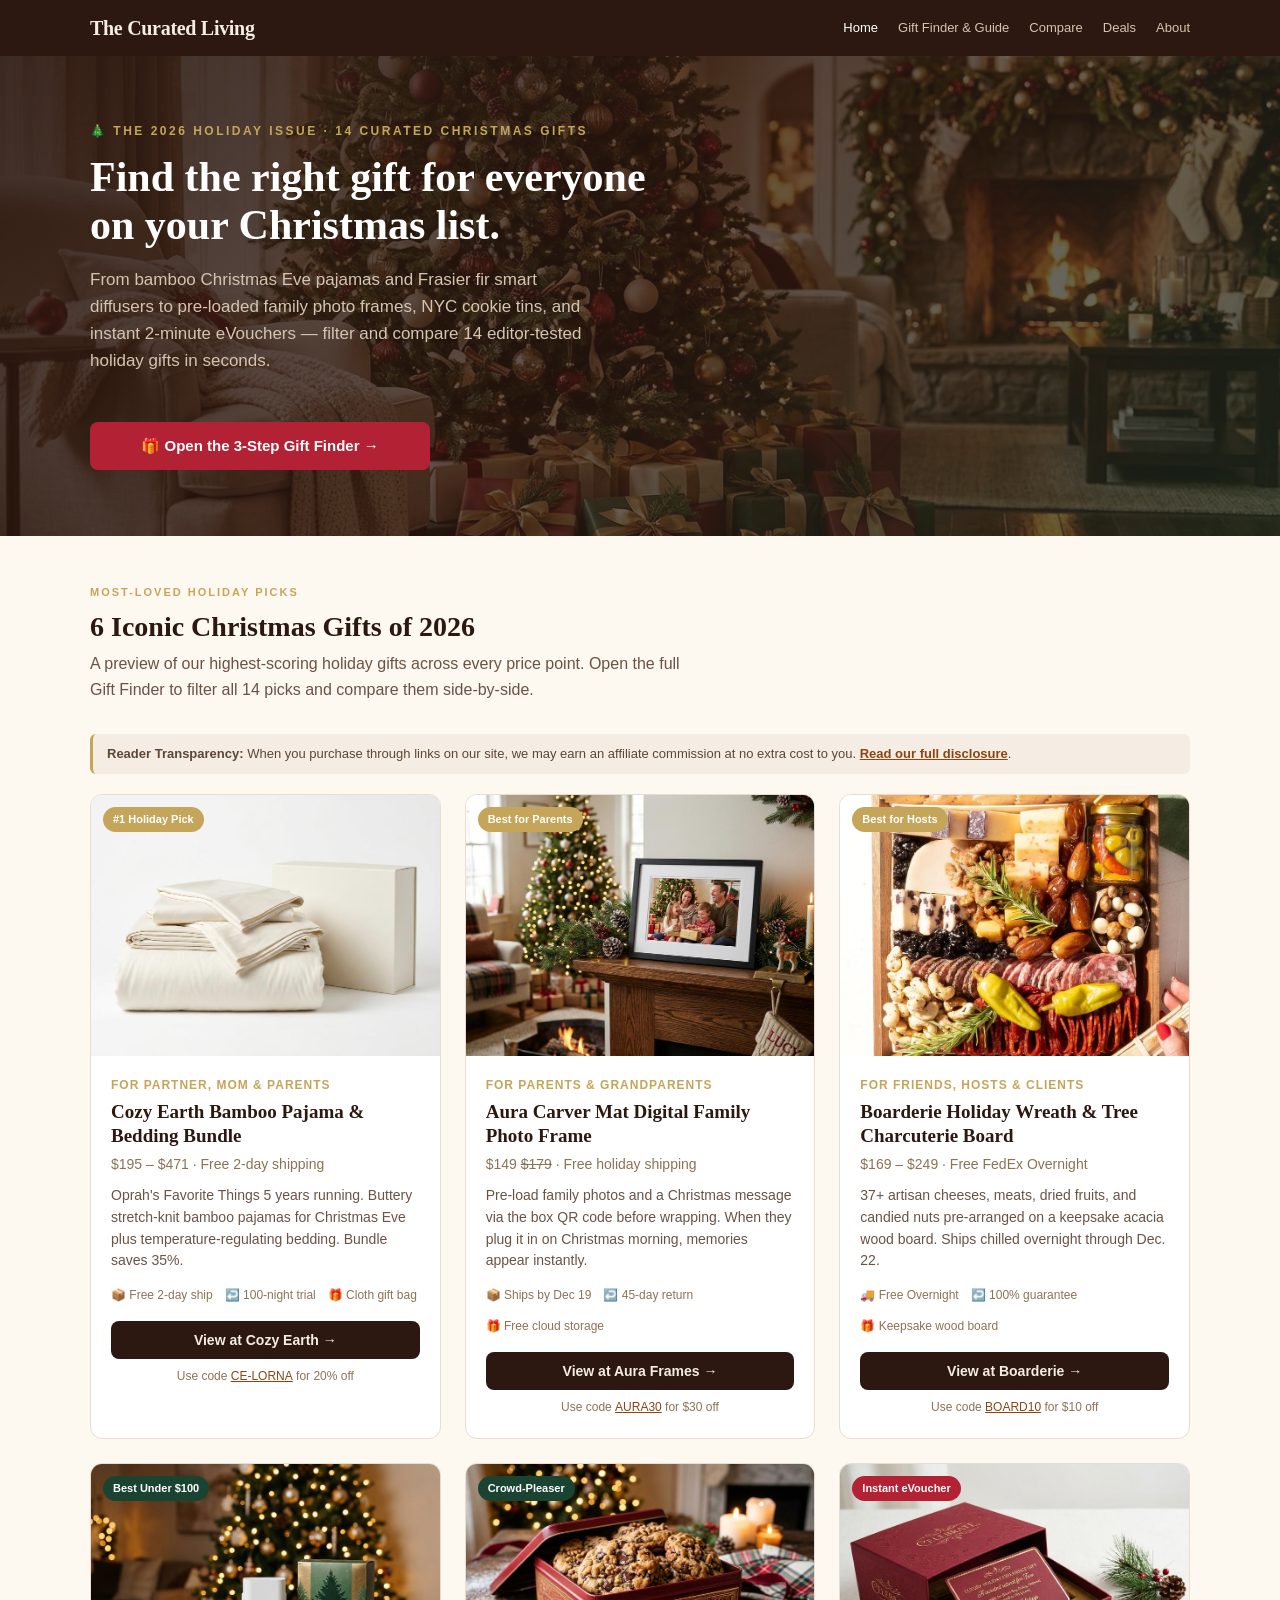
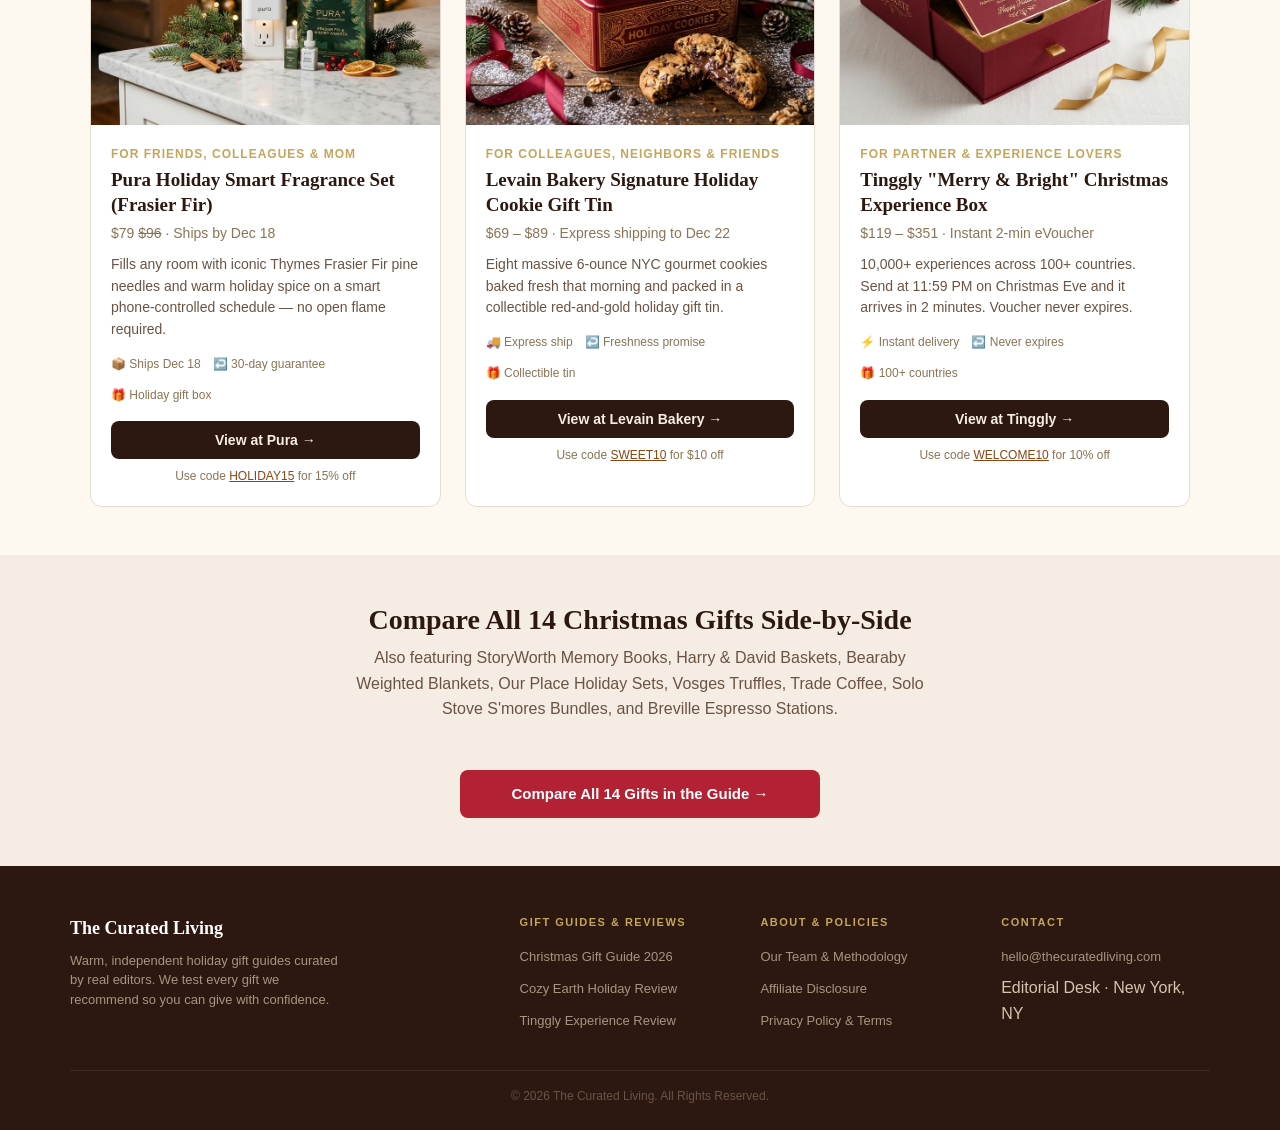
<file: index.html>
<!DOCTYPE html>
<html lang="en">
<head>
  <meta charset="UTF-8">
  <meta name="viewport" content="width=device-width, initial-scale=1.0">
  <title>The Curated Living — Christmas Gift Guide &amp; Comparison Hub 2026</title>
  <meta name="description" content="Find and compare the 14 best Christmas gifts of 2026 for parents, partners, friends, hosts, and colleagues. Hand-tested by our editors.">
  <meta property="og:title" content="The Curated Living — Christmas Gift Guide &amp; Comparison Hub 2026">
  <meta property="og:description" content="Find the right gift for everyone on your list. Compare 14 true Christmas gifts by recipient, budget, and delivery speed.">
  <meta property="og:type" content="website">
  <meta property="og:image" content="images/hero-christmas.jpg">
  <link rel="stylesheet" href="css/style.css">
</head>
<body>

  <!-- Header -->
  <header class="site-header">
    <div class="site-header__inner">
      <a href="index.html" class="site-header__logo">The Curated Living</a>
      <nav class="site-header__nav">
        <a href="index.html" class="active">Home</a>
        <a href="gift-guide.html">Gift Finder &amp; Guide</a>
        <a href="gift-guide.html#comparisons">Compare</a>
        <a href="gift-guide.html#deals">Deals</a>
        <a href="about.html">About</a>
      </nav>
    </div>
  </header>

  <!-- Hero -->
  <section class="hero">
    <div class="hero__bg">
      <img src="images/hero-christmas.jpg" alt="Christmas Gift Guide Hero" width="1400" height="788" fetchpriority="high">
    </div>
    <div class="hero__overlay"></div>
    <div class="hero__content">
      <div class="hero__eyebrow">🎄 The 2026 Holiday Issue · 14 Curated Christmas Gifts</div>
      <h1 class="hero__title">Find the right gift for everyone on your Christmas list.</h1>
      <p class="hero__subtitle">From bamboo Christmas Eve pajamas and Frasier fir smart diffusers to pre-loaded family photo frames, NYC cookie tins, and instant 2-minute eVouchers — filter and compare 14 editor-tested holiday gifts in seconds.</p>
      <a href="gift-guide.html" class="finder__btn" style="display:inline-block;text-align:center;text-decoration:none;max-width:340px;">🎁 Open the 3-Step Gift Finder →</a>
    </div>
  </section>

  <!-- Featured Picks -->
  <section class="section">
    <div class="container">
      <div class="section__eyebrow">Most-Loved Holiday Picks</div>
      <h2 class="section__title">6 Iconic Christmas Gifts of 2026</h2>
      <p class="section__desc">A preview of our highest-scoring holiday gifts across every price point. Open the full Gift Finder to filter all 14 picks and compare them side-by-side.</p>

      <div class="ftc-inline-notice">
        <strong>Reader Transparency:</strong> When you purchase through links on our site, we may earn an affiliate commission at no extra cost to you. <a href="disclosure.html">Read our full disclosure</a>.
      </div>

      <div class="gifts-grid">

        <!-- 1. Cozy Earth -->
        <div class="gift-card" data-product-id="cozyearth" data-product-name="Cozy Earth Bamboo Pajama & Bedding Bundle" data-product-price="195">
          <div class="gift-card__img">
            <span class="gift-card__badge gift-card__badge--pick">#1 Holiday Pick</span>
            <img src="images/cozyearth.jpg" alt="Cozy Earth Bamboo Pajama & Bedding Bundle" width="800" height="600" loading="lazy" decoding="async">
          </div>
          <div class="gift-card__body">
            <div class="gift-card__for">For Partner, Mom &amp; Parents</div>
            <h3 class="gift-card__name">Cozy Earth Bamboo Pajama &amp; Bedding Bundle</h3>
            <div class="gift-card__price">$195 – $471 · Free 2-day shipping</div>
            <p class="gift-card__why">Oprah's Favorite Things 5 years running. Buttery stretch-knit bamboo pajamas for Christmas Eve plus temperature-regulating bedding. Bundle saves 35%.</p>
            <div class="gift-card__meta">
              <span>📦 Free 2-day ship</span>
              <span>↩️ 100-night trial</span>
              <span>🎁 Cloth gift bag</span>
            </div>
            <button type="button" class="gift-card__cta" data-pos="home_cozyearth" onclick="goShop('cozyearth','CE-LORNA',this)">View at Cozy Earth →</button>
            <div class="gift-card__code">Use code <button type="button" onclick="copyCode('CE-LORNA',this)">CE-LORNA</button> for 20% off</div>
          </div>
        </div>

        <!-- 2. Aura Frames -->
        <div class="gift-card" data-product-id="auraframes" data-product-name="Aura Carver Mat Digital Family Frame" data-product-price="149">
          <div class="gift-card__img">
            <span class="gift-card__badge gift-card__badge--pick">Best for Parents</span>
            <img src="images/aura.jpg" alt="Aura Carver Mat Digital Family Photo Frame" width="800" height="600" loading="lazy" decoding="async">
          </div>
          <div class="gift-card__body">
            <div class="gift-card__for">For Parents &amp; Grandparents</div>
            <h3 class="gift-card__name">Aura Carver Mat Digital Family Photo Frame</h3>
            <div class="gift-card__price">$149 <s>$179</s> · Free holiday shipping</div>
            <p class="gift-card__why">Pre-load family photos and a Christmas message via the box QR code before wrapping. When they plug it in on Christmas morning, memories appear instantly.</p>
            <div class="gift-card__meta">
              <span>📦 Ships by Dec 19</span>
              <span>↩️ 45-day return</span>
              <span>🎁 Free cloud storage</span>
            </div>
            <button type="button" class="gift-card__cta" data-pos="home_auraframes" onclick="goShop('auraframes','AURA30',this)">View at Aura Frames →</button>
            <div class="gift-card__code">Use code <button type="button" onclick="copyCode('AURA30',this)">AURA30</button> for $30 off</div>
          </div>
        </div>

        <!-- 3. Boarderie -->
        <div class="gift-card" data-product-id="boarderie" data-product-name="Boarderie Holiday Wreath & Tree Charcuterie Board" data-product-price="169">
          <div class="gift-card__img">
            <span class="gift-card__badge gift-card__badge--pick">Best for Hosts</span>
            <img src="images/boarderie.jpg" alt="Boarderie Holiday Charcuterie Board" width="800" height="800" loading="lazy" decoding="async">
          </div>
          <div class="gift-card__body">
            <div class="gift-card__for">For Friends, Hosts &amp; Clients</div>
            <h3 class="gift-card__name">Boarderie Holiday Wreath &amp; Tree Charcuterie Board</h3>
            <div class="gift-card__price">$169 – $249 · Free FedEx Overnight</div>
            <p class="gift-card__why">37+ artisan cheeses, meats, dried fruits, and candied nuts pre-arranged on a keepsake acacia wood board. Ships chilled overnight through Dec. 22.</p>
            <div class="gift-card__meta">
              <span>🚚 Free Overnight</span>
              <span>↩️ 100% guarantee</span>
              <span>🎁 Keepsake wood board</span>
            </div>
            <button type="button" class="gift-card__cta" data-pos="home_boarderie" onclick="goShop('boarderie','BOARD10',this)">View at Boarderie →</button>
            <div class="gift-card__code">Use code <button type="button" onclick="copyCode('BOARD10',this)">BOARD10</button> for $10 off</div>
          </div>
        </div>

        <!-- 4. Pura Holiday Fragrance -->
        <div class="gift-card" data-product-id="pura" data-product-name="Pura Holiday Smart Fragrance Set" data-product-price="79">
          <div class="gift-card__img">
            <span class="gift-card__badge gift-card__badge--value">Best Under $100</span>
            <img src="images/pura.jpg" alt="Pura Holiday Smart Fragrance Set" width="800" height="600" loading="lazy" decoding="async">
          </div>
          <div class="gift-card__body">
            <div class="gift-card__for">For Friends, Colleagues &amp; Mom</div>
            <h3 class="gift-card__name">Pura Holiday Smart Fragrance Set (Frasier Fir)</h3>
            <div class="gift-card__price">$79 <s>$96</s> · Ships by Dec 18</div>
            <p class="gift-card__why">Fills any room with iconic Thymes Frasier Fir pine needles and warm holiday spice on a smart phone-controlled schedule — no open flame required.</p>
            <div class="gift-card__meta">
              <span>📦 Ships Dec 18</span>
              <span>↩️ 30-day guarantee</span>
              <span>🎁 Holiday gift box</span>
            </div>
            <button type="button" class="gift-card__cta" data-pos="home_pura" onclick="goShop('pura','HOLIDAY15',this)">View at Pura →</button>
            <div class="gift-card__code">Use code <button type="button" onclick="copyCode('HOLIDAY15',this)">HOLIDAY15</button> for 15% off</div>
          </div>
        </div>

        <!-- 5. Levain Bakery Cookie Tin -->
        <div class="gift-card" data-product-id="levain" data-product-name="Levain Bakery Signature Holiday Cookie Tin" data-product-price="69">
          <div class="gift-card__img">
            <span class="gift-card__badge gift-card__badge--value">Crowd-Pleaser</span>
            <img src="images/levain.jpg" alt="Levain Bakery Holiday Cookie Tin" width="800" height="600" loading="lazy" decoding="async">
          </div>
          <div class="gift-card__body">
            <div class="gift-card__for">For Colleagues, Neighbors &amp; Friends</div>
            <h3 class="gift-card__name">Levain Bakery Signature Holiday Cookie Gift Tin</h3>
            <div class="gift-card__price">$69 – $89 · Express shipping to Dec 22</div>
            <p class="gift-card__why">Eight massive 6-ounce NYC gourmet cookies baked fresh that morning and packed in a collectible red-and-gold holiday gift tin.</p>
            <div class="gift-card__meta">
              <span>🚚 Express ship</span>
              <span>↩️ Freshness promise</span>
              <span>🎁 Collectible tin</span>
            </div>
            <button type="button" class="gift-card__cta" data-pos="home_levain" onclick="goShop('levain','SWEET10',this)">View at Levain Bakery →</button>
            <div class="gift-card__code">Use code <button type="button" onclick="copyCode('SWEET10',this)">SWEET10</button> for $10 off</div>
          </div>
        </div>

        <!-- 6. Tinggly -->
        <div class="gift-card" data-product-id="tinggly" data-product-name="Tinggly Merry & Bright Experience Box" data-product-price="351">
          <div class="gift-card__img">
            <span class="gift-card__badge gift-card__badge--lastmin">Instant eVoucher</span>
            <img src="images/tinggly.jpg" alt="Tinggly Experience Gift Box" width="800" height="600" loading="lazy" decoding="async">
          </div>
          <div class="gift-card__body">
            <div class="gift-card__for">For Partner &amp; Experience Lovers</div>
            <h3 class="gift-card__name">Tinggly "Merry &amp; Bright" Christmas Experience Box</h3>
            <div class="gift-card__price">$119 – $351 · Instant 2-min eVoucher</div>
            <p class="gift-card__why">10,000+ experiences across 100+ countries. Send at 11:59 PM on Christmas Eve and it arrives in 2 minutes. Voucher never expires.</p>
            <div class="gift-card__meta">
              <span>⚡ Instant delivery</span>
              <span>↩️ Never expires</span>
              <span>🎁 100+ countries</span>
            </div>
            <button type="button" class="gift-card__cta" data-pos="home_tinggly" onclick="goShop('tinggly','WELCOME10',this)">View at Tinggly →</button>
            <div class="gift-card__code">Use code <button type="button" onclick="copyCode('WELCOME10',this)">WELCOME10</button> for 10% off</div>
          </div>
        </div>

      </div>
    </div>
  </section>

  <!-- Full Guide CTA -->
  <section class="section section--alt">
    <div class="container" style="text-align:center;">
      <h2 class="section__title" style="margin-left:auto;margin-right:auto;">Compare All 14 Christmas Gifts Side-by-Side</h2>
      <p class="section__desc" style="margin-left:auto;margin-right:auto;">Also featuring StoryWorth Memory Books, Harry &amp; David Baskets, Bearaby Weighted Blankets, Our Place Holiday Sets, Vosges Truffles, Trade Coffee, Solo Stove S'mores Bundles, and Breville Espresso Stations.</p>
      <a href="gift-guide.html" class="finder__btn" style="display:inline-block;text-align:center;text-decoration:none;max-width:360px;">Compare All 14 Gifts in the Guide →</a>
    </div>
  </section>

  <!-- Footer -->
  <footer class="site-footer">
    <div class="site-footer__inner">
      <div>
        <div class="site-footer__brand">The Curated Living</div>
        <p class="site-footer__desc">Warm, independent holiday gift guides curated by real editors. We test every gift we recommend so you can give with confidence.</p>
      </div>
      <div>
        <div class="site-footer__heading">Gift Guides &amp; Reviews</div>
        <ul class="site-footer__links">
          <li><a href="gift-guide.html">Christmas Gift Guide 2026</a></li>
          <li><a href="reviews/cozy-earth.html">Cozy Earth Holiday Review</a></li>
          <li><a href="reviews/tinggly.html">Tinggly Experience Review</a></li>
        </ul>
      </div>
      <div>
        <div class="site-footer__heading">About &amp; Policies</div>
        <ul class="site-footer__links">
          <li><a href="about.html">Our Team &amp; Methodology</a></li>
          <li><a href="disclosure.html">Affiliate Disclosure</a></li>
          <li><a href="privacy.html">Privacy Policy &amp; Terms</a></li>
        </ul>
      </div>
      <div>
        <div class="site-footer__heading">Contact</div>
        <ul class="site-footer__links">
          <li><a href="mailto:hello@thecuratedliving.com">hello@thecuratedliving.com</a></li>
          <li>Editorial Desk · New York, NY</li>
        </ul>
      </div>
    </div>
    <div class="site-footer__copy">© 2026 The Curated Living. All Rights Reserved.</div>
  </footer>

  <script src="js/tracking.js"></script>
</body>
</html>
</file>
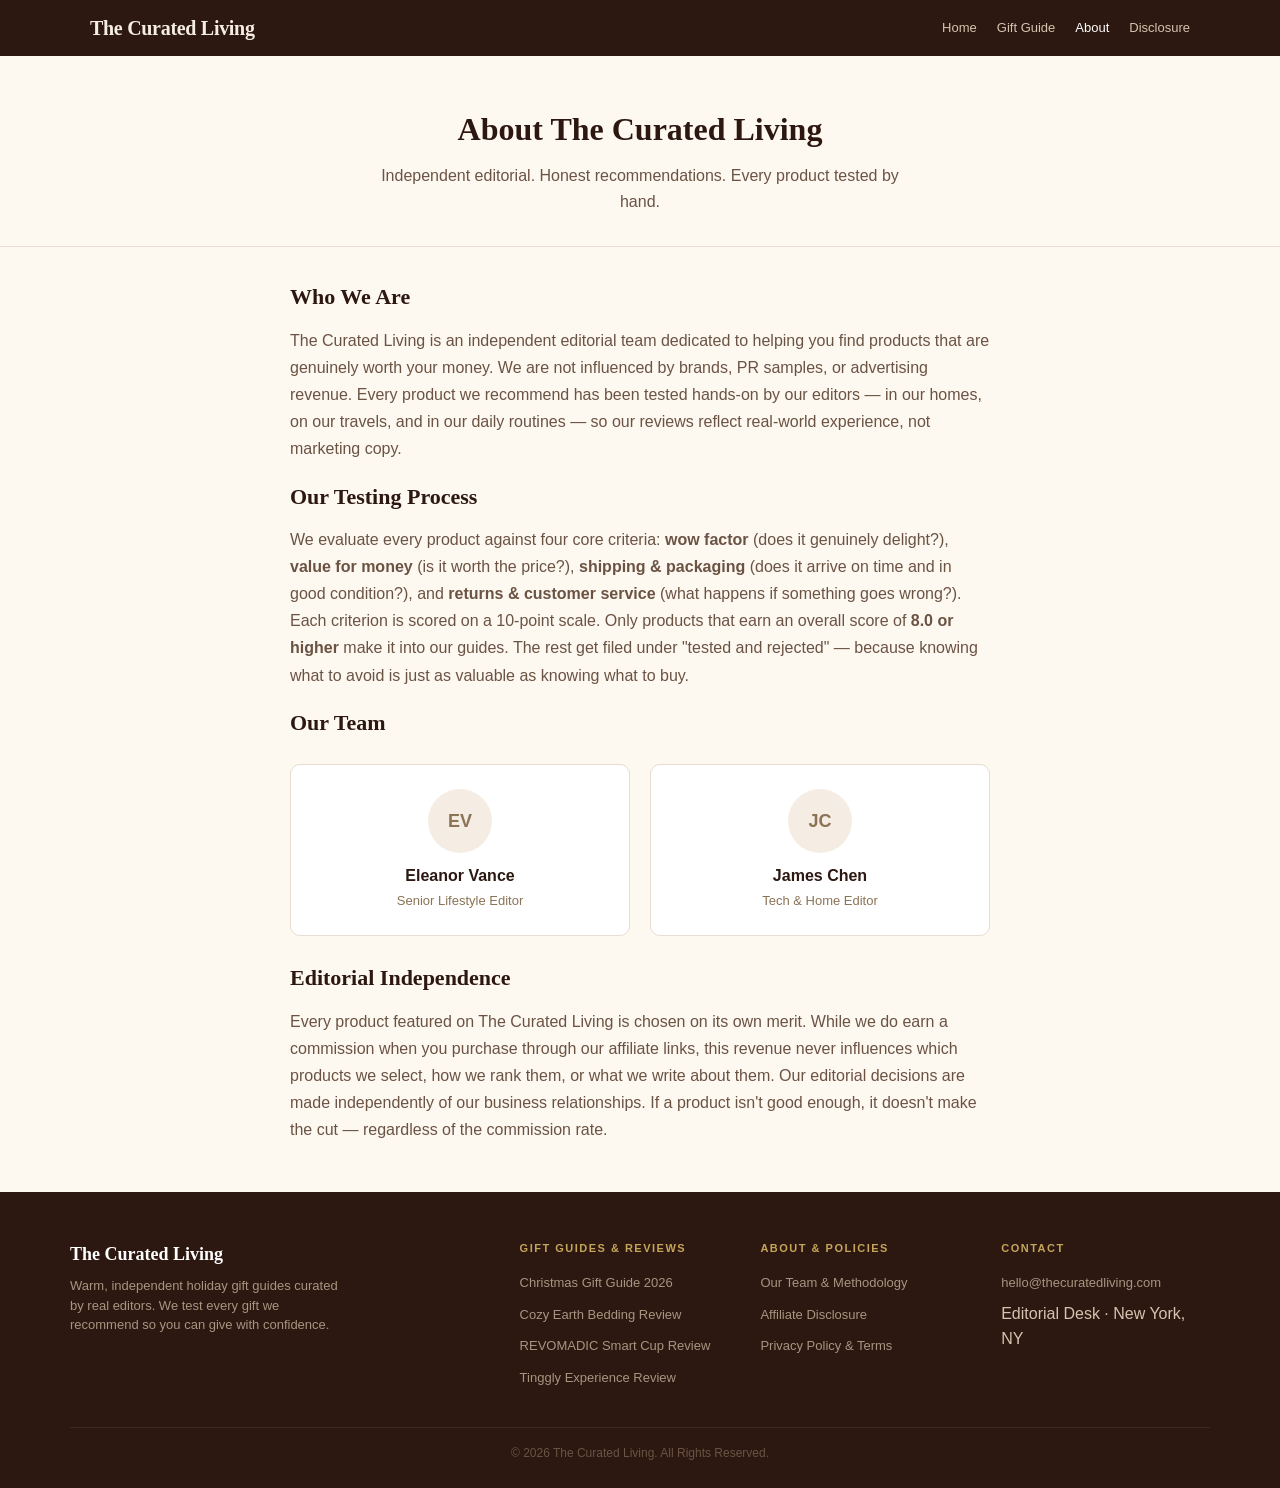
<file: about.html>
<!DOCTYPE html>
<html lang="en">
<head>
  <meta charset="UTF-8">
  <meta name="viewport" content="width=device-width, initial-scale=1.0">
  <title>About Us — The Curated Living</title>
  <meta name="description" content="Learn about The Curated Living's editorial team, our hands-on testing process, and our commitment to independent product reviews.">
  <meta property="og:title" content="About Us — The Curated Living">
  <meta property="og:description" content="Learn about The Curated Living's editorial team, our hands-on testing process, and our commitment to independent product reviews.">
  <meta property="og:type" content="website">
  <link rel="stylesheet" href="css/style.css">
</head>
<body>

  <!-- Header -->
  <header class="site-header">
    <div class="site-header__inner">
      <a href="index.html" class="site-header__logo">The Curated Living</a>
      <nav class="site-header__nav">
        <a href="index.html">Home</a>
        <a href="gift-guide.html">Gift Guide</a>
        <a href="about.html" class="active">About</a>
        <a href="disclosure.html">Disclosure</a>
      </nav>
    </div>
  </header>

  <!-- About Header -->
  <section class="about-header">
    <h1>About The Curated Living</h1>
    <p>Independent editorial. Honest recommendations. Every product tested by hand.</p>
  </section>

  <!-- About Content -->
  <section class="about-section">

    <h2>Who We Are</h2>
    <p>The Curated Living is an independent editorial team dedicated to helping you find products that are genuinely worth your money. We are not influenced by brands, PR samples, or advertising revenue. Every product we recommend has been tested hands-on by our editors — in our homes, on our travels, and in our daily routines — so our reviews reflect real-world experience, not marketing copy.</p>

    <h2>Our Testing Process</h2>
    <p>We evaluate every product against four core criteria: <strong>wow factor</strong> (does it genuinely delight?), <strong>value for money</strong> (is it worth the price?), <strong>shipping &amp; packaging</strong> (does it arrive on time and in good condition?), and <strong>returns &amp; customer service</strong> (what happens if something goes wrong?). Each criterion is scored on a 10-point scale. Only products that earn an overall score of <strong>8.0 or higher</strong> make it into our guides. The rest get filed under "tested and rejected" — because knowing what to avoid is just as valuable as knowing what to buy.</p>

    <h2>Our Team</h2>
    <div class="about-team">
      <div class="about-team__card">
        <div class="about-team__avatar">EV</div>
        <div class="about-team__name">Eleanor Vance</div>
        <div class="about-team__role">Senior Lifestyle Editor</div>
      </div>
      <div class="about-team__card">
        <div class="about-team__avatar">JC</div>
        <div class="about-team__name">James Chen</div>
        <div class="about-team__role">Tech &amp; Home Editor</div>
      </div>
    </div>

    <h2>Editorial Independence</h2>
    <p>Every product featured on The Curated Living is chosen on its own merit. While we do earn a commission when you purchase through our affiliate links, this revenue never influences which products we select, how we rank them, or what we write about them. Our editorial decisions are made independently of our business relationships. If a product isn't good enough, it doesn't make the cut — regardless of the commission rate.</p>

  </section>

  <!-- Footer -->
  <footer class="site-footer">
    <div class="site-footer__inner">
      <div>
        <div class="site-footer__brand">The Curated Living</div>
        <p class="site-footer__desc">Warm, independent holiday gift guides curated by real editors. We test every gift we recommend so you can give with confidence.</p>
      </div>
      <div>
        <div class="site-footer__heading">Gift Guides &amp; Reviews</div>
        <ul class="site-footer__links">
          <li><a href="gift-guide.html">Christmas Gift Guide 2026</a></li>
          <li><a href="reviews/cozy-earth.html">Cozy Earth Bedding Review</a></li>
          <li><a href="reviews/revomadic.html">REVOMADIC Smart Cup Review</a></li>
          <li><a href="reviews/tinggly.html">Tinggly Experience Review</a></li>
        </ul>
      </div>
      <div>
        <div class="site-footer__heading">About &amp; Policies</div>
        <ul class="site-footer__links">
          <li><a href="about.html">Our Team &amp; Methodology</a></li>
          <li><a href="disclosure.html">Affiliate Disclosure</a></li>
          <li><a href="privacy.html">Privacy Policy &amp; Terms</a></li>
        </ul>
      </div>
      <div>
        <div class="site-footer__heading">Contact</div>
        <ul class="site-footer__links">
          <li><a href="mailto:hello@thecuratedliving.com">hello@thecuratedliving.com</a></li>
          <li>Editorial Desk · New York, NY</li>
        </ul>
      </div>
    </div>
    <div class="site-footer__copy">© 2026 The Curated Living. All Rights Reserved.</div>
  </footer>

  <script src="js/tracking.js"></script>
</body>
</html>
</file>
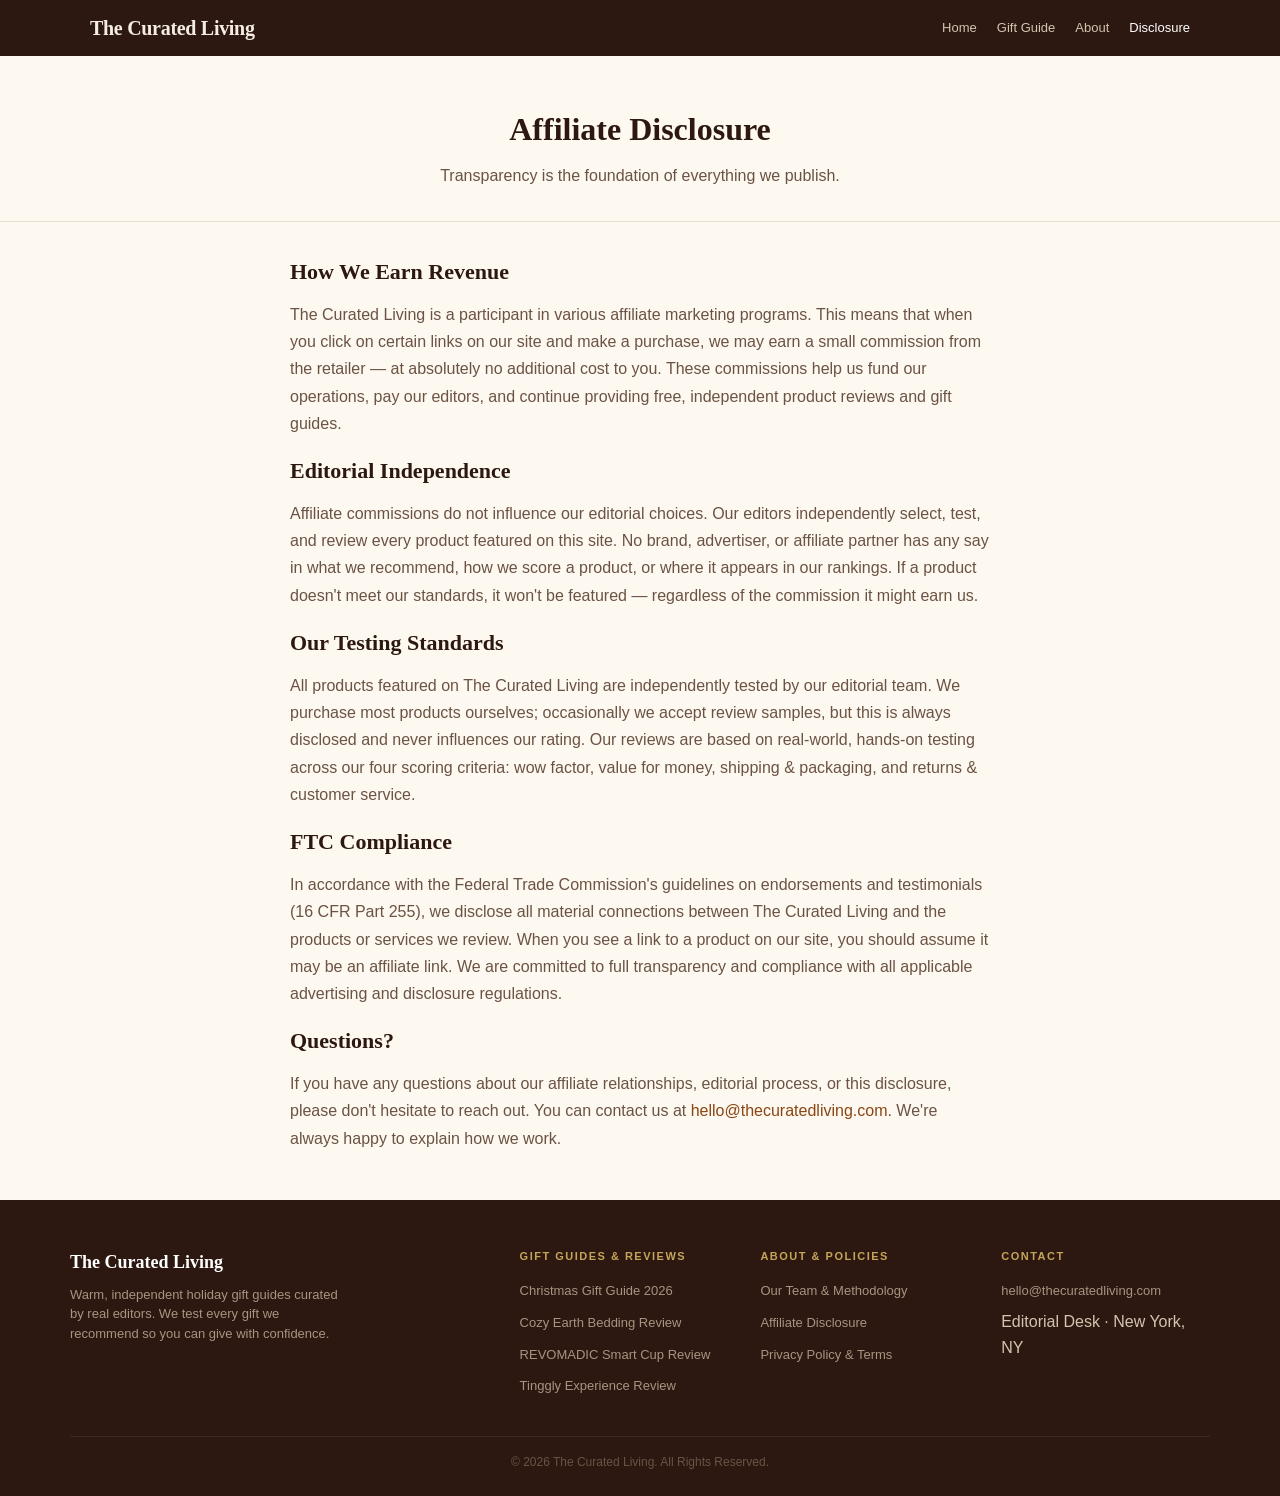
<file: disclosure.html>
<!DOCTYPE html>
<html lang="en">
<head>
  <meta charset="UTF-8">
  <meta name="viewport" content="width=device-width, initial-scale=1.0">
  <title>Affiliate Disclosure — The Curated Living</title>
  <meta name="description" content="Our affiliate disclosure explains how The Curated Living earns revenue through affiliate links while maintaining editorial independence.">
  <meta property="og:title" content="Affiliate Disclosure — The Curated Living">
  <meta property="og:description" content="Our affiliate disclosure explains how The Curated Living earns revenue through affiliate links while maintaining editorial independence.">
  <meta property="og:type" content="website">
  <link rel="stylesheet" href="css/style.css">
</head>
<body>

  <!-- Header -->
  <header class="site-header">
    <div class="site-header__inner">
      <a href="index.html" class="site-header__logo">The Curated Living</a>
      <nav class="site-header__nav">
        <a href="index.html">Home</a>
        <a href="gift-guide.html">Gift Guide</a>
        <a href="about.html">About</a>
        <a href="disclosure.html" class="active">Disclosure</a>
      </nav>
    </div>
  </header>

  <!-- Disclosure Content -->
  <section class="about-header">
    <h1>Affiliate Disclosure</h1>
    <p>Transparency is the foundation of everything we publish.</p>
  </section>

  <section class="about-section">

    <h2>How We Earn Revenue</h2>
    <p>The Curated Living is a participant in various affiliate marketing programs. This means that when you click on certain links on our site and make a purchase, we may earn a small commission from the retailer — at absolutely no additional cost to you. These commissions help us fund our operations, pay our editors, and continue providing free, independent product reviews and gift guides.</p>

    <h2>Editorial Independence</h2>
    <p>Affiliate commissions do not influence our editorial choices. Our editors independently select, test, and review every product featured on this site. No brand, advertiser, or affiliate partner has any say in what we recommend, how we score a product, or where it appears in our rankings. If a product doesn't meet our standards, it won't be featured — regardless of the commission it might earn us.</p>

    <h2>Our Testing Standards</h2>
    <p>All products featured on The Curated Living are independently tested by our editorial team. We purchase most products ourselves; occasionally we accept review samples, but this is always disclosed and never influences our rating. Our reviews are based on real-world, hands-on testing across our four scoring criteria: wow factor, value for money, shipping &amp; packaging, and returns &amp; customer service.</p>

    <h2>FTC Compliance</h2>
    <p>In accordance with the Federal Trade Commission's guidelines on endorsements and testimonials (16 CFR Part 255), we disclose all material connections between The Curated Living and the products or services we review. When you see a link to a product on our site, you should assume it may be an affiliate link. We are committed to full transparency and compliance with all applicable advertising and disclosure regulations.</p>

    <h2>Questions?</h2>
    <p>If you have any questions about our affiliate relationships, editorial process, or this disclosure, please don't hesitate to reach out. You can contact us at <a href="mailto:hello@thecuratedliving.com">hello@thecuratedliving.com</a>. We're always happy to explain how we work.</p>

  </section>

  <!-- Footer -->
  <footer class="site-footer">
    <div class="site-footer__inner">
      <div>
        <div class="site-footer__brand">The Curated Living</div>
        <p class="site-footer__desc">Warm, independent holiday gift guides curated by real editors. We test every gift we recommend so you can give with confidence.</p>
      </div>
      <div>
        <div class="site-footer__heading">Gift Guides &amp; Reviews</div>
        <ul class="site-footer__links">
          <li><a href="gift-guide.html">Christmas Gift Guide 2026</a></li>
          <li><a href="reviews/cozy-earth.html">Cozy Earth Bedding Review</a></li>
          <li><a href="reviews/revomadic.html">REVOMADIC Smart Cup Review</a></li>
          <li><a href="reviews/tinggly.html">Tinggly Experience Review</a></li>
        </ul>
      </div>
      <div>
        <div class="site-footer__heading">About &amp; Policies</div>
        <ul class="site-footer__links">
          <li><a href="about.html">Our Team &amp; Methodology</a></li>
          <li><a href="disclosure.html">Affiliate Disclosure</a></li>
          <li><a href="privacy.html">Privacy Policy &amp; Terms</a></li>
        </ul>
      </div>
      <div>
        <div class="site-footer__heading">Contact</div>
        <ul class="site-footer__links">
          <li><a href="mailto:hello@thecuratedliving.com">hello@thecuratedliving.com</a></li>
          <li>Editorial Desk · New York, NY</li>
        </ul>
      </div>
    </div>
    <div class="site-footer__copy">© 2026 The Curated Living. All Rights Reserved.</div>
  </footer>

  <script src="js/tracking.js"></script>
</body>
</html>
</file>
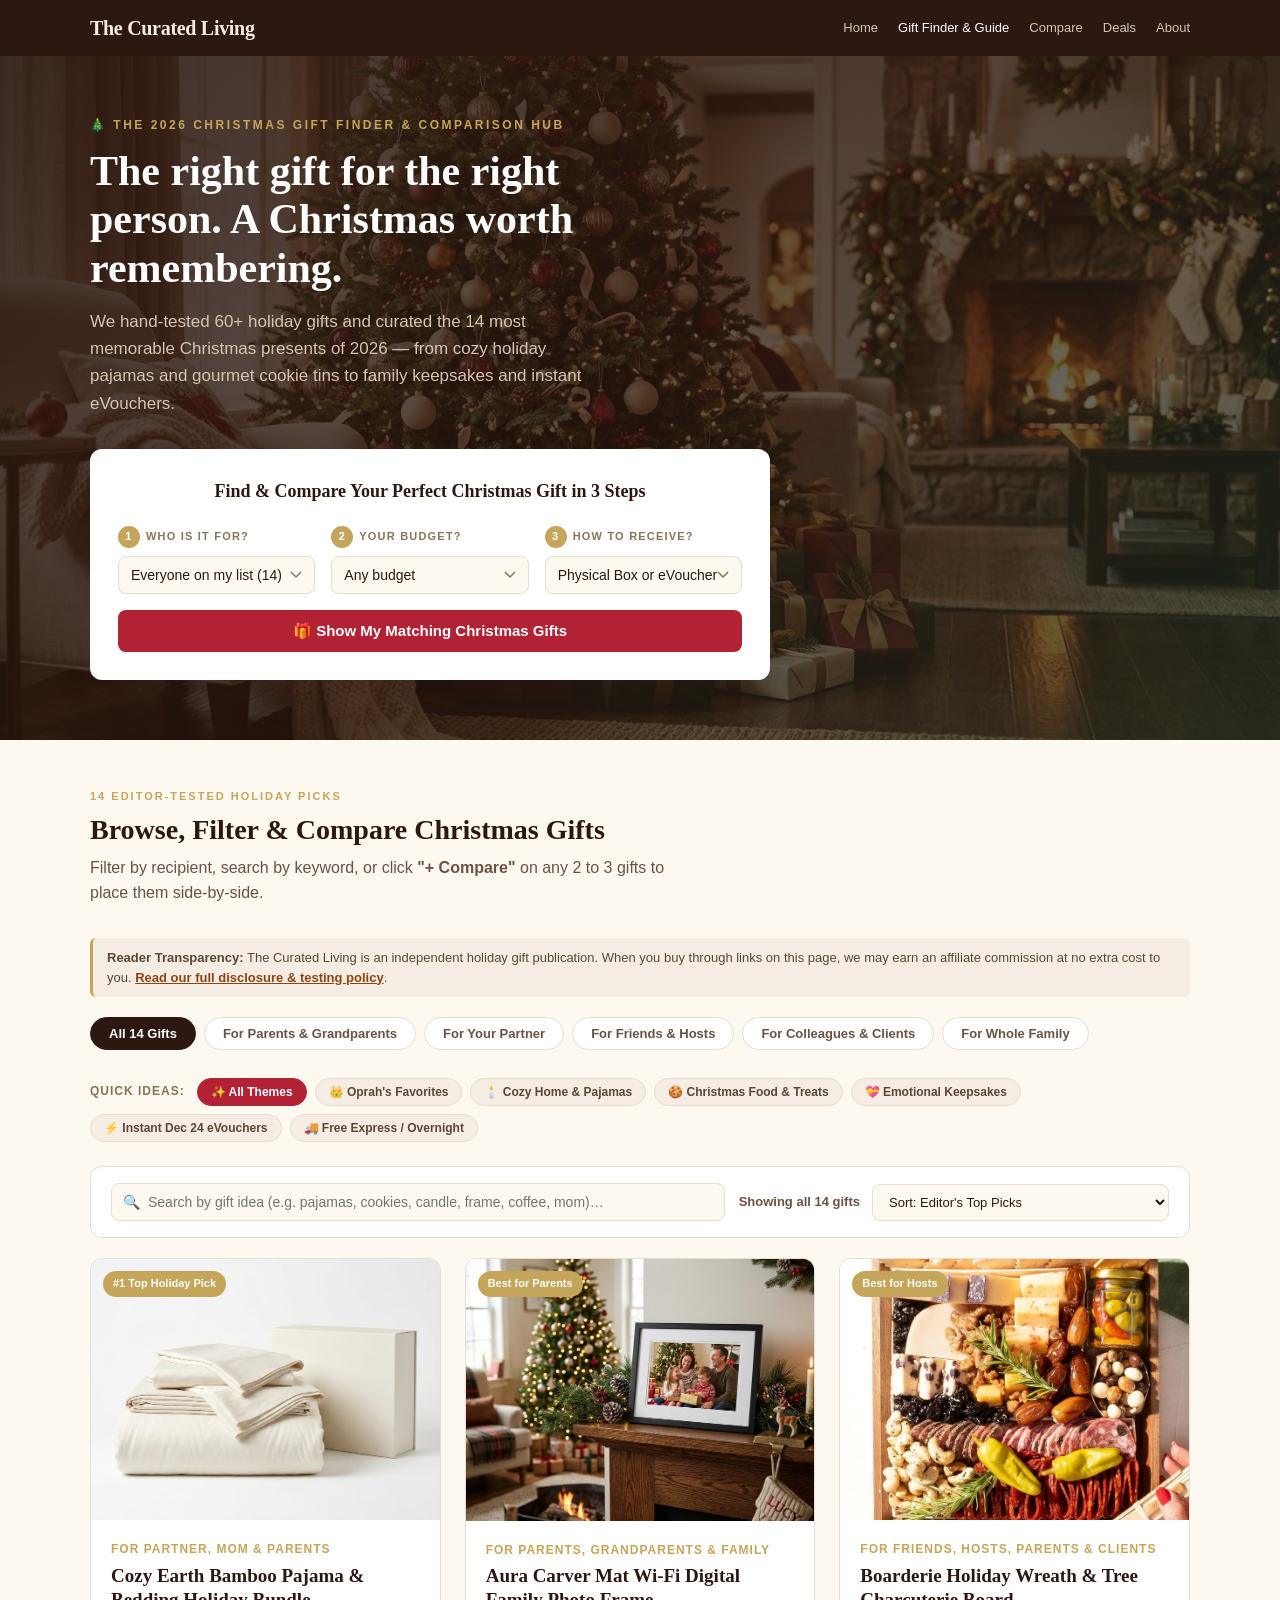
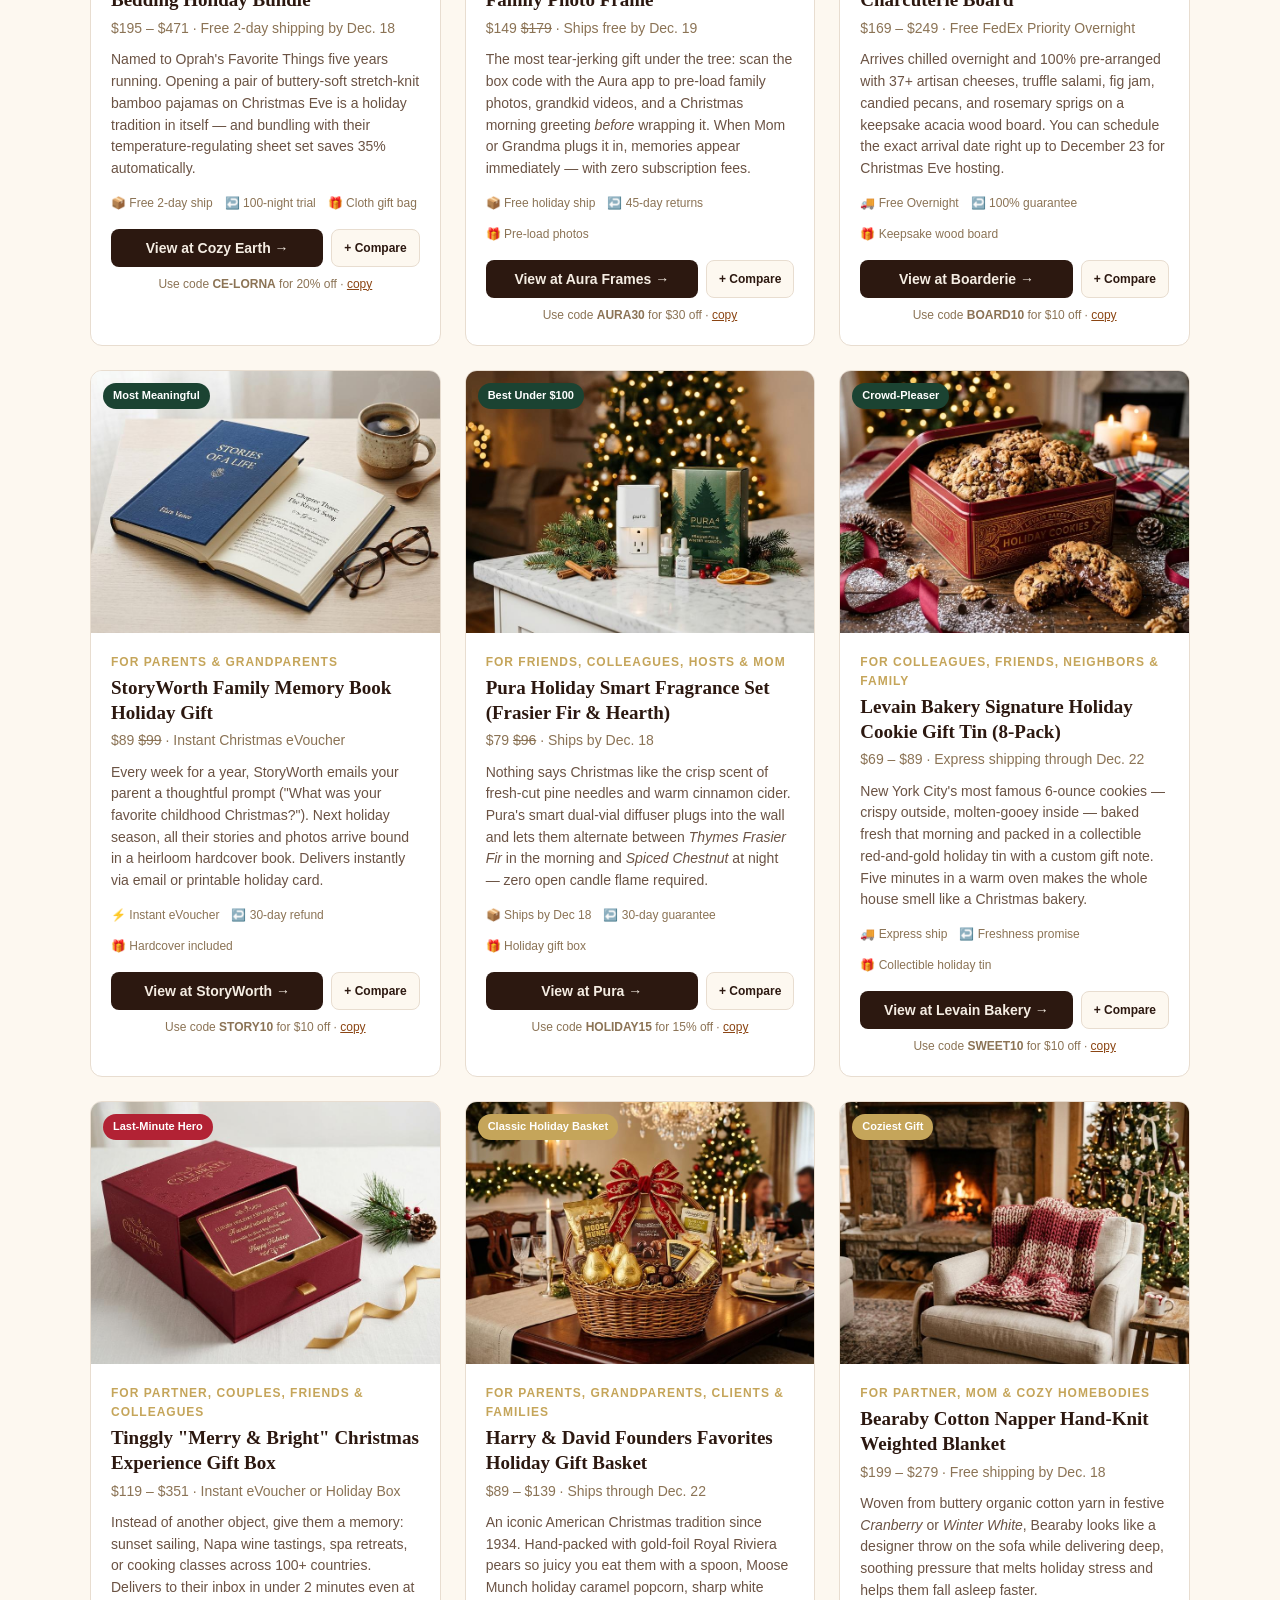
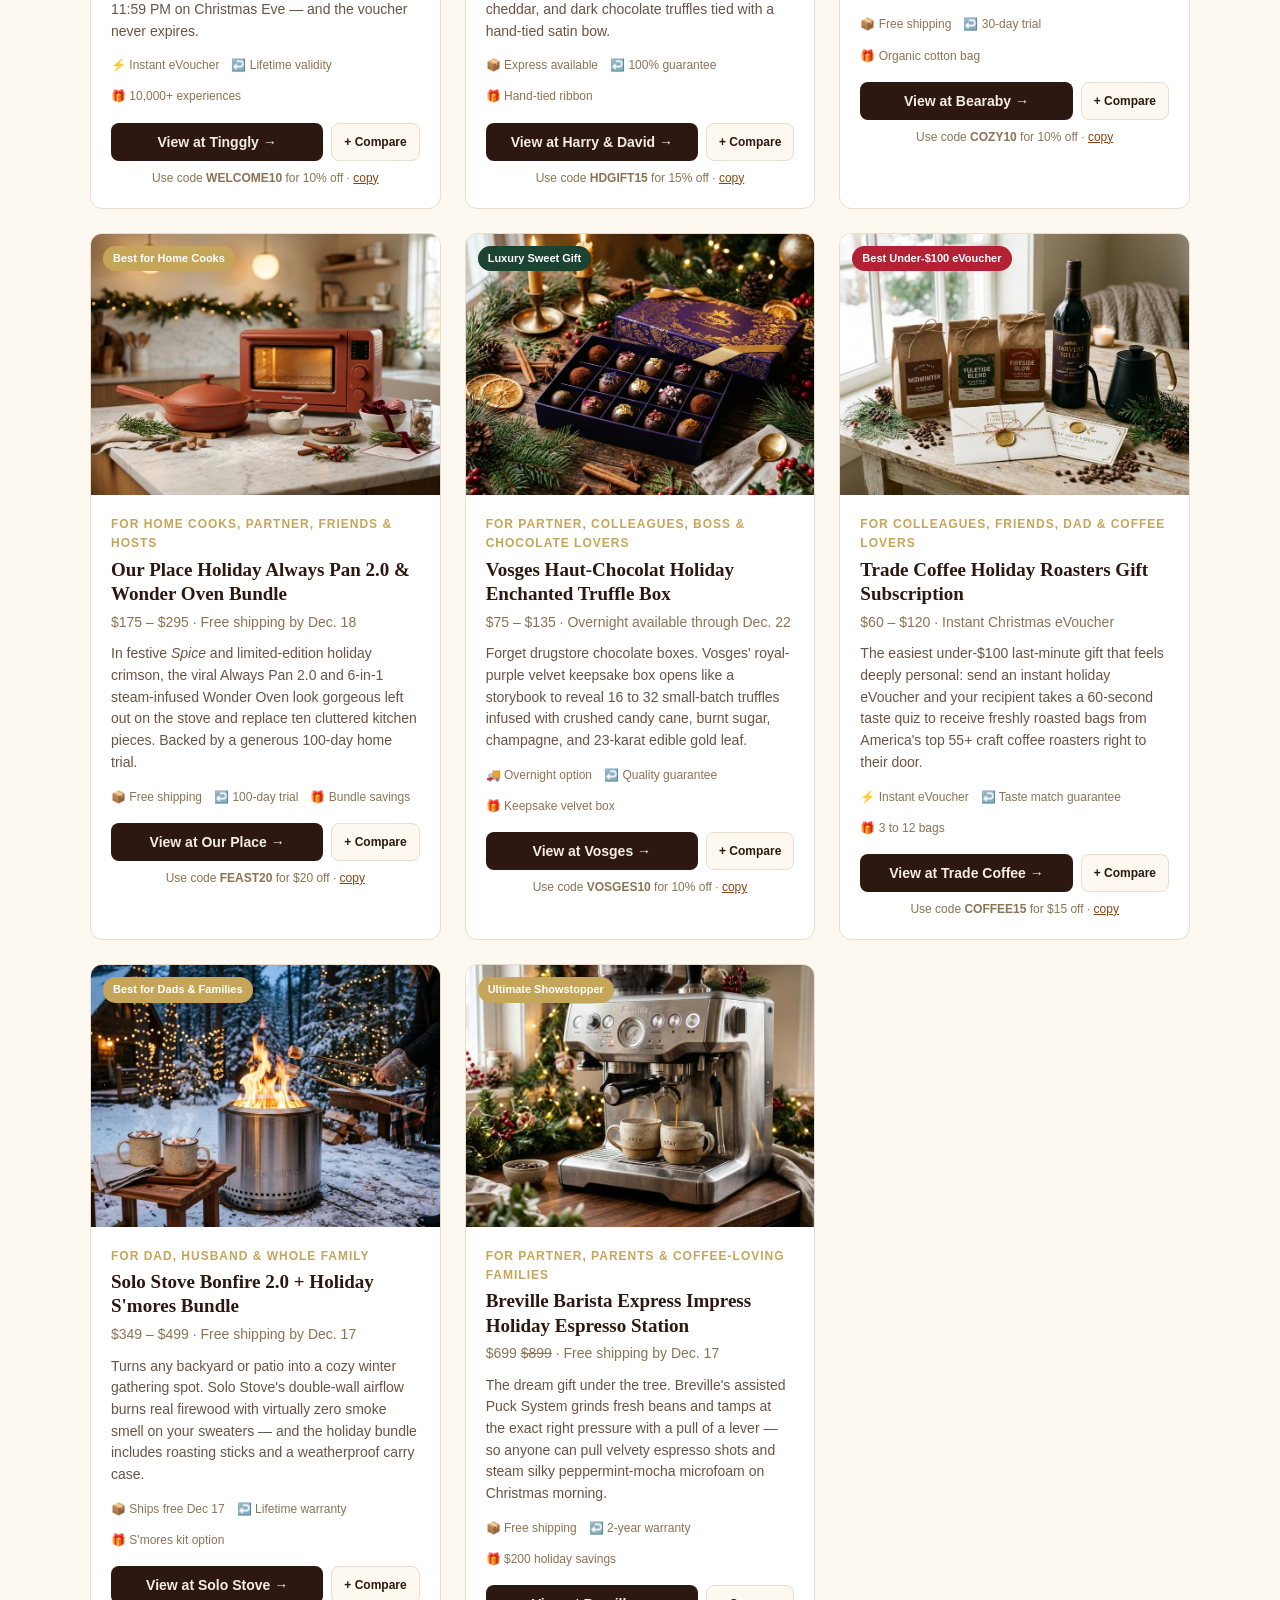
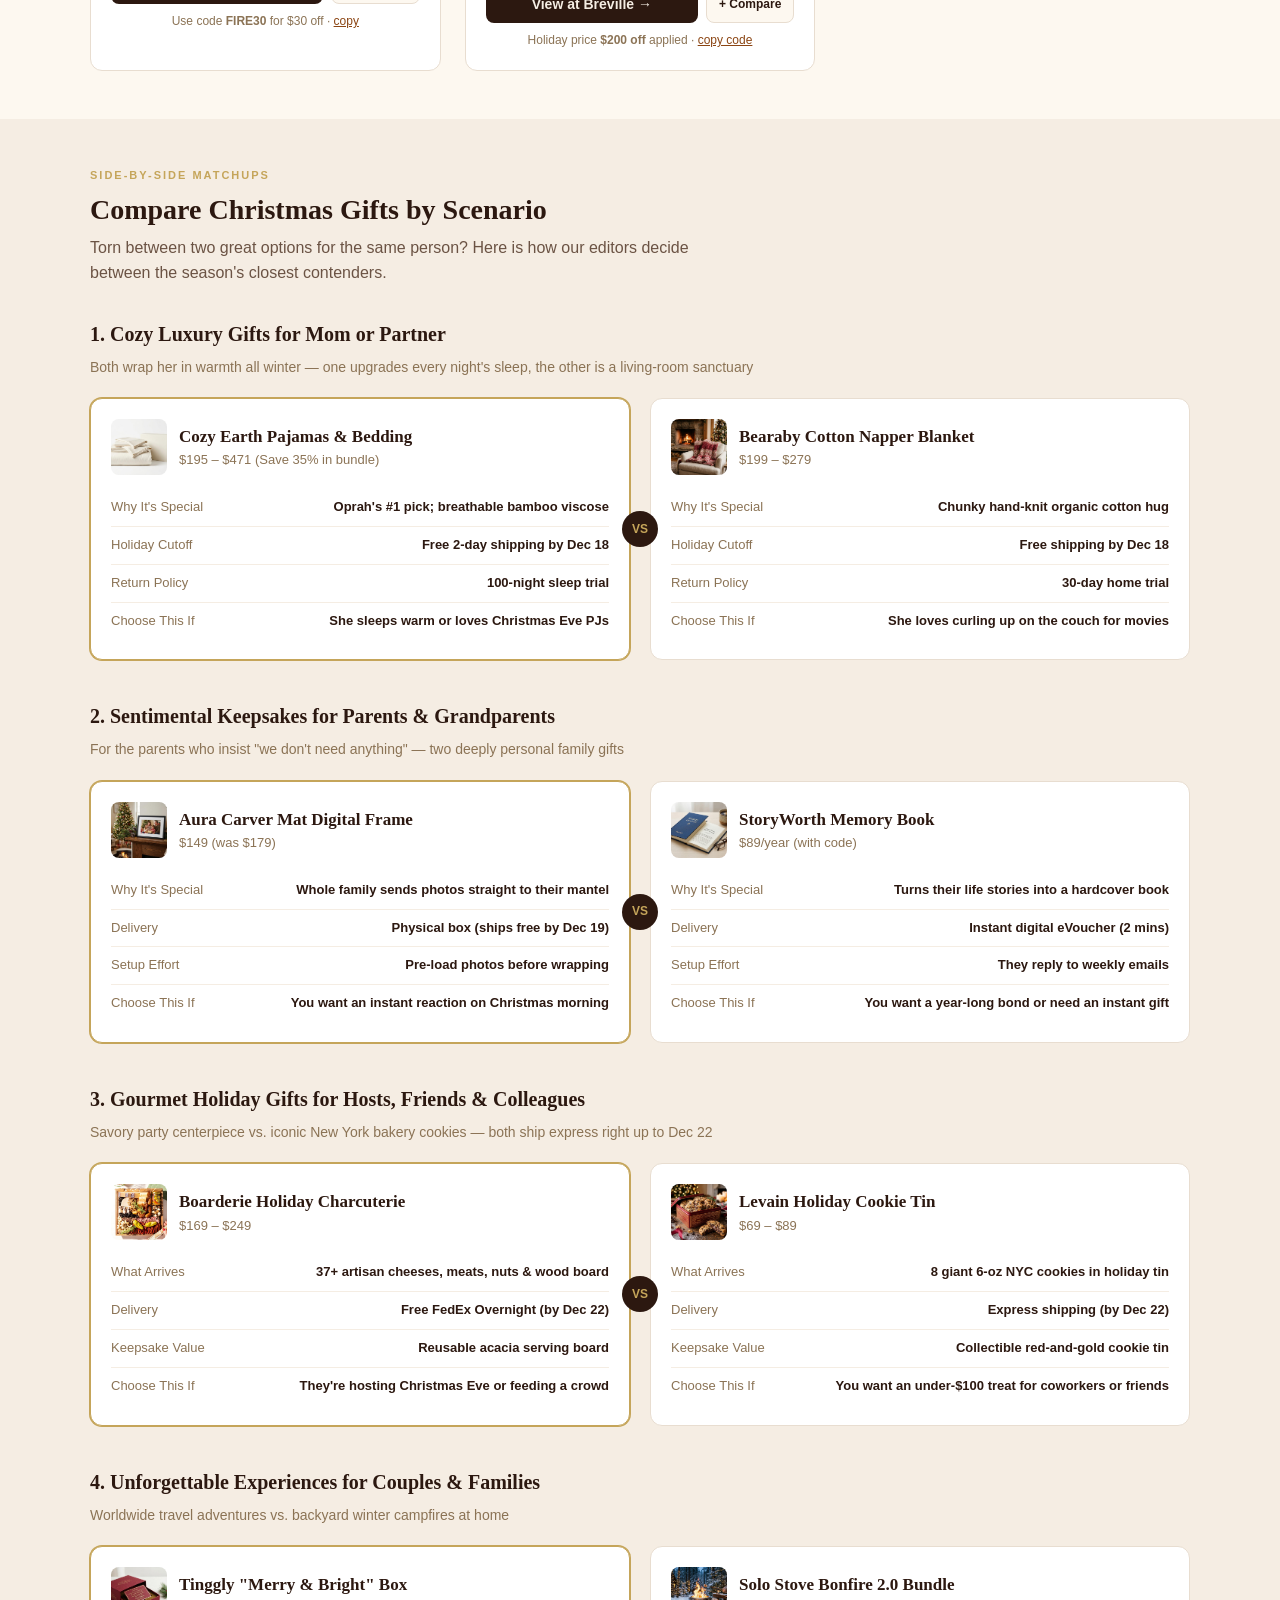
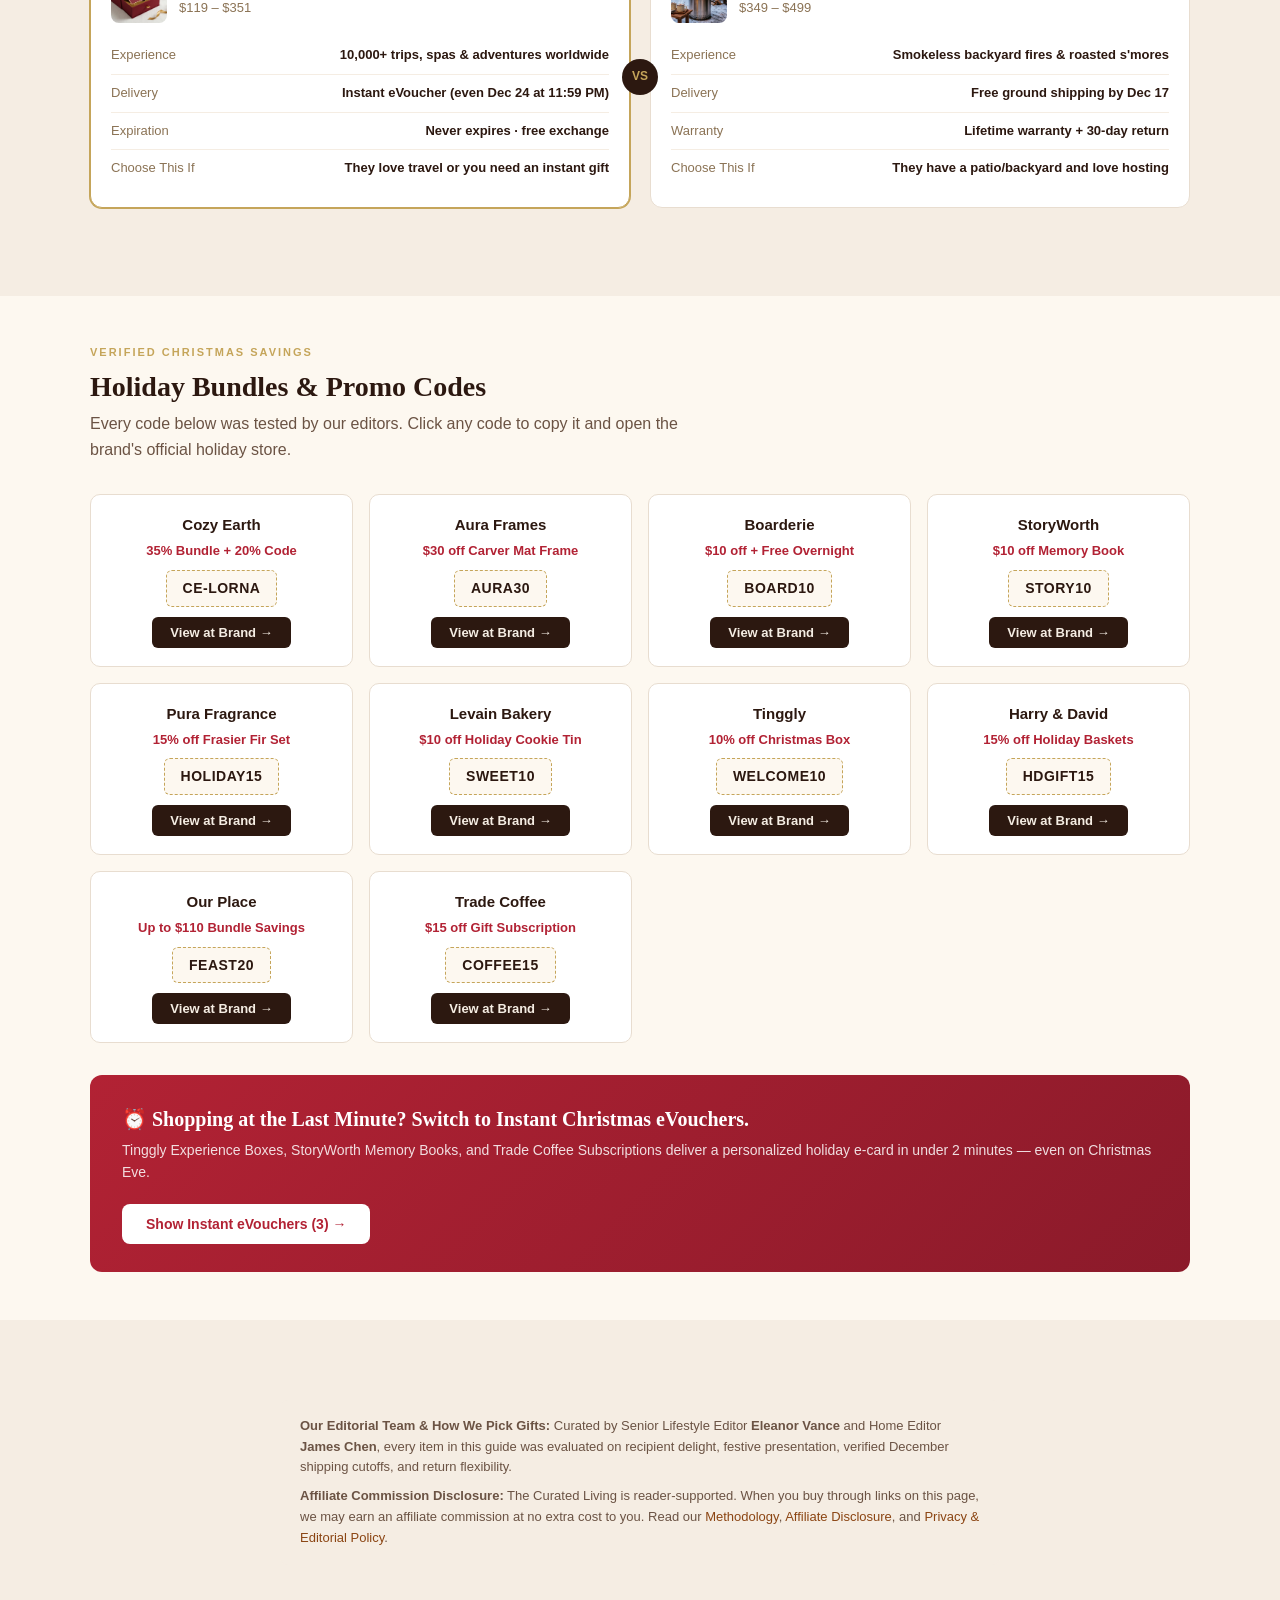
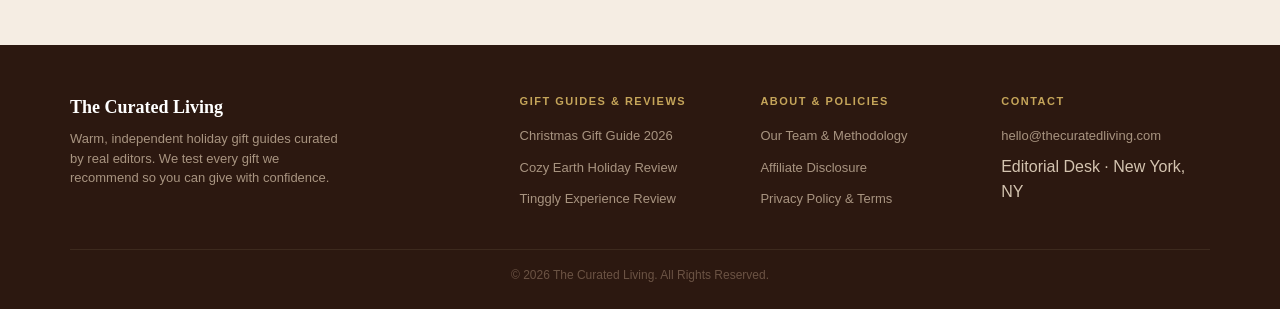
<file: gift-guide.html>
<!DOCTYPE html>
<html lang="en">
<head>
  <meta charset="UTF-8">
  <meta name="viewport" content="width=device-width, initial-scale=1.0">
  <title>Christmas Gift Guide 2026 — Compare &amp; Find the Perfect Holiday Gift | The Curated Living</title>
  <meta name="description" content="Compare 14 editor-tested Christmas gifts for parents, partners, friends, hosts, and colleagues. Filter by recipient, budget, and instant eVoucher vs. holiday gift box.">
  <meta property="og:type" content="article">
  <meta property="og:title" content="Christmas Gift Guide 2026 — Compare &amp; Find the Perfect Holiday Gift | The Curated Living">
  <meta property="og:description" content="14 true Christmas gifts tested by our editors — from Holiday Pajamas and Frasier Fir Diffusers to Christmas Charcuterie Boards and Instant eVouchers.">
  <meta property="og:image" content="images/hero-christmas.jpg">
  <meta name="twitter:card" content="summary_large_image">
  <link rel="stylesheet" href="css/style.css">
</head>
<body>

  <!-- Header -->
  <header class="site-header">
    <div class="site-header__inner">
      <a href="index.html" class="site-header__logo">The Curated Living</a>
      <nav class="site-header__nav">
        <a href="index.html">Home</a>
        <a href="gift-guide.html" class="active">Gift Finder &amp; Guide</a>
        <a href="#comparisons">Compare</a>
        <a href="#deals">Deals</a>
        <a href="about.html">About</a>
      </nav>
    </div>
  </header>

  <!-- ==================== HERO & 3-STEP GIFT FINDER ==================== -->
  <section class="hero">
    <div class="hero__bg"><img src="images/hero-christmas.jpg" alt="Warm Christmas living room with decorated tree, fireplace, and wrapped holiday gifts" width="1400" height="788" fetchpriority="high"></div>
    <div class="hero__overlay"></div>
    <div class="hero__content">
      <div class="hero__eyebrow">🎄 The 2026 Christmas Gift Finder &amp; Comparison Hub</div>
      <h1 class="hero__title">The right gift for the right person. A Christmas worth remembering.</h1>
      <p class="hero__subtitle">We hand-tested 60+ holiday gifts and curated the 14 most memorable Christmas presents of 2026 — from cozy holiday pajamas and gourmet cookie tins to family keepsakes and instant eVouchers.</p>

      <div class="finder">
        <div class="finder__title">Find &amp; Compare Your Perfect Christmas Gift in 3 Steps</div>
        <div class="finder__steps">
          <div class="finder__step">
            <label class="finder__step-label" for="finder-who"><span class="finder__step-num">1</span> Who is it for?</label>
            <select class="finder__select" id="finder-who" onchange="applyFilters(false)">
              <option value="">Everyone on my list (14)</option>
              <option value="parents">Parents &amp; Grandparents</option>
              <option value="partner">Partner / Spouse</option>
              <option value="friends">Friends &amp; Party Hosts</option>
              <option value="colleagues">Colleagues, Boss &amp; Clients</option>
              <option value="family">Whole Family &amp; Home</option>
            </select>
          </div>
          <div class="finder__step">
            <label class="finder__step-label" for="finder-budget"><span class="finder__step-num">2</span> Your budget?</label>
            <select class="finder__select" id="finder-budget" onchange="applyFilters(false)">
              <option value="">Any budget</option>
              <option value="under100">Under $100 (Sweet Spot)</option>
              <option value="100-500">$100 – $350 (Signature Gifts)</option>
              <option value="500plus">$350+ (Showstopper Gifts)</option>
            </select>
          </div>
          <div class="finder__step">
            <label class="finder__step-label" for="finder-delivery"><span class="finder__step-num">3</span> How to receive?</label>
            <select class="finder__select" id="finder-delivery" onchange="applyFilters(false)">
              <option value="">Physical Box or eVoucher</option>
              <option value="physical">Wrapped Physical Gift</option>
              <option value="digital">Instant eVoucher (2-Min Email)</option>
            </select>
          </div>
        </div>
        <button class="finder__btn" type="button" onclick="applyFilters(true)">🎁 Show My Matching Christmas Gifts</button>
      </div>
    </div>
  </section>

  <!-- ==================== GIFT DISCOVERY HUB ==================== -->
  <section class="section" id="gifts">
    <div class="container">
      <div class="section__eyebrow">14 Editor-Tested Holiday Picks</div>
      <h2 class="section__title">Browse, Filter &amp; Compare Christmas Gifts</h2>
      <p class="section__desc">Filter by recipient, search by keyword, or click <strong>"+ Compare"</strong> on any 2 to 3 gifts to place them side-by-side.</p>

      <!-- FTC Disclosure BEFORE any purchase links -->
      <div class="ftc-inline-notice">
        <strong>Reader Transparency:</strong> The Curated Living is an independent holiday gift publication. When you buy through links on this page, we may earn an affiliate commission at no extra cost to you. <a href="disclosure.html">Read our full disclosure &amp; testing policy</a>.
      </div>

      <!-- Post-Dec-14 Automatic eVoucher Priority Banner -->
      <div class="shipping-cutoff-alert" id="shipping-cutoff-alert" hidden>
        <div><strong>⏰ Late-December Shipping Alert:</strong> Courier cutoffs are closing fast. We've moved <strong>Instant Digital eVouchers</strong> (Tinggly, StoryWorth &amp; Trade Coffee) to the top so your Christmas gift arrives in 2 minutes, guaranteed.</div>
        <button type="button" class="filter-status__reset" onclick="setDeliveryFilter('digital')">Filter: Instant eVouchers Only</button>
      </div>

      <!-- Recipient Tabs -->
      <div class="tabs" role="tablist" aria-label="Filter gifts by recipient">
        <button type="button" class="tab active" data-tab="" onclick="selectRecipientTab('')">All 14 Gifts</button>
        <button type="button" class="tab" data-tab="parents" onclick="selectRecipientTab('parents')">For Parents &amp; Grandparents</button>
        <button type="button" class="tab" data-tab="partner" onclick="selectRecipientTab('partner')">For Your Partner</button>
        <button type="button" class="tab" data-tab="friends" onclick="selectRecipientTab('friends')">For Friends &amp; Hosts</button>
        <button type="button" class="tab" data-tab="colleagues" onclick="selectRecipientTab('colleagues')">For Colleagues &amp; Clients</button>
        <button type="button" class="tab" data-tab="family" onclick="selectRecipientTab('family')">For Whole Family</button>
      </div>

      <!-- Quick Need Tags -->
      <div class="quick-tags">
        <span class="quick-tags__label">Quick Ideas:</span>
        <button type="button" class="quick-tag active" data-tag="" onclick="selectQuickTag('',this)">✨ All Themes</button>
        <button type="button" class="quick-tag" data-tag="oprah" onclick="selectQuickTag('oprah',this)">👑 Oprah's Favorites</button>
        <button type="button" class="quick-tag" data-tag="cozy" onclick="selectQuickTag('cozy',this)">🕯️ Cozy Home &amp; Pajamas</button>
        <button type="button" class="quick-tag" data-tag="gourmet" onclick="selectQuickTag('gourmet',this)">🍪 Christmas Food &amp; Treats</button>
        <button type="button" class="quick-tag" data-tag="sentimental" onclick="selectQuickTag('sentimental',this)">💝 Emotional Keepsakes</button>
        <button type="button" class="quick-tag" data-tag="evoucher" onclick="selectQuickTag('evoucher',this)">⚡ Instant Dec 24 eVouchers</button>
        <button type="button" class="quick-tag" data-tag="overnight" onclick="selectQuickTag('overnight',this)">🚚 Free Express / Overnight</button>
      </div>

      <!-- Search & Sort Discovery Bar -->
      <div class="discovery-bar">
        <div class="discovery-search">
          <span class="discovery-search__icon">🔍</span>
          <input type="search" id="gift-search" placeholder="Search by gift idea (e.g. pajamas, cookies, candle, frame, coffee, mom)…" oninput="applyFilters(false)" aria-label="Search gifts">
        </div>
        <div class="discovery-controls">
          <span class="discovery-count" id="discovery-count">Showing all 14 gifts</span>
          <select class="discovery-sort" id="gift-sort" onchange="sortCards()" aria-label="Sort gifts">
            <option value="rank">Sort: Editor's Top Picks</option>
            <option value="price-asc">Price: Low to High ($60 → $699)</option>
            <option value="price-desc">Price: High to Low ($699 → $60)</option>
            <option value="fast">Fastest Delivery (eVoucher &amp; Overnight)</option>
          </select>
        </div>
      </div>

      <!-- Active Filter Status / Empty State -->
      <div class="filter-status" id="filter-status" hidden>
        <div class="filter-status__text" id="filter-status-text">Showing filtered results.</div>
        <button type="button" class="filter-status__reset" onclick="resetFilters()">Reset All Filters</button>
      </div>

      <!-- ==================== 14 CHRISTMAS GIFT CARDS ==================== -->
      <div class="gifts-grid" id="gifts-grid">

        <!-- ── 1. Cozy Earth Holiday Pajamas & Bedding ── -->
        <div class="gift-card" data-rank="1" data-product-id="cozyearth" data-product-name="Cozy Earth Holiday Bamboo Pajama & Bedding Set" data-product-price="195" data-recipient="partner,parents" data-budget="100-500" data-delivery="physical" data-tags="cozy,oprah,overnight" data-shipping="Free 2-day shipping (order by Dec 18)" data-returns="100-night trial · free returns" data-meaning="The ultimate Christmas Eve loungewear & sleep upgrade" data-code="CE-LORNA (20% Off)">
          <div class="gift-card__img">
            <img src="images/cozyearth.jpg" alt="Cozy Earth bamboo pajama and luxury bedding bundle in warm holiday packaging" width="800" height="600" loading="lazy" decoding="async">
            <span class="gift-card__badge gift-card__badge--pick">#1 Top Holiday Pick</span>
          </div>
          <div class="gift-card__body">
            <div class="gift-card__for">For Partner, Mom &amp; Parents</div>
            <h3 class="gift-card__name">Cozy Earth Bamboo Pajama &amp; Bedding Holiday Bundle</h3>
            <div class="gift-card__price">$195 – $471 · Free 2-day shipping by Dec. 18</div>
            <p class="gift-card__why">Named to Oprah's Favorite Things five years running. Opening a pair of buttery-soft stretch-knit bamboo pajamas on Christmas Eve is a holiday tradition in itself — and bundling with their temperature-regulating sheet set saves 35% automatically.</p>
            <div class="gift-card__meta">
              <span>📦 Free 2-day ship</span>
              <span>↩️ 100-night trial</span>
              <span>🎁 Cloth gift bag</span>
            </div>
            <div class="gift-card__actions">
              <button type="button" class="gift-card__cta" data-pos="card_cozyearth" onclick="goShop('cozyearth','CE-LORNA',this)">View at Cozy Earth →</button>
              <button type="button" class="gift-card__cmp-btn" onclick="toggleCompare('cozyearth',this)">+ Compare</button>
            </div>
            <div class="gift-card__code">Use code <strong>CE-LORNA</strong> for 20% off · <button type="button" onclick="copyCode('CE-LORNA',this)">copy</button></div>
          </div>
        </div>

        <!-- ── 2. Aura Digital Family Photo Frame ── -->
        <div class="gift-card" data-rank="2" data-product-id="auraframes" data-product-name="Aura Carver Mat Digital Family Frame" data-product-price="149" data-recipient="parents,partner,family" data-budget="100-500" data-delivery="physical" data-tags="sentimental,oprah" data-shipping="Free shipping (order by Dec 19)" data-returns="45-day holiday return window" data-meaning="Pre-loaded with family Christmas photos before they even open the box" data-code="AURA30 ($30 Off)">
          <div class="gift-card__img">
            <img src="images/aura.jpg" alt="Aura Carver Mat digital photo frame on a Christmas mantelpiece showing family holiday photos" width="800" height="600" loading="lazy" decoding="async">
            <span class="gift-card__badge gift-card__badge--pick">Best for Parents</span>
          </div>
          <div class="gift-card__body">
            <div class="gift-card__for">For Parents, Grandparents &amp; Family</div>
            <h3 class="gift-card__name">Aura Carver Mat Wi-Fi Digital Family Photo Frame</h3>
            <div class="gift-card__price">$149 <s>$179</s> · Ships free by Dec. 19</div>
            <p class="gift-card__why">The most tear-jerking gift under the tree: scan the box code with the Aura app to pre-load family photos, grandkid videos, and a Christmas morning greeting <em>before</em> wrapping it. When Mom or Grandma plugs it in, memories appear immediately — with zero subscription fees.</p>
            <div class="gift-card__meta">
              <span>📦 Free holiday ship</span>
              <span>↩️ 45-day returns</span>
              <span>🎁 Pre-load photos</span>
            </div>
            <div class="gift-card__actions">
              <button type="button" class="gift-card__cta" data-pos="card_auraframes" onclick="goShop('auraframes','AURA30',this)">View at Aura Frames →</button>
              <button type="button" class="gift-card__cmp-btn" onclick="toggleCompare('auraframes',this)">+ Compare</button>
            </div>
            <div class="gift-card__code">Use code <strong>AURA30</strong> for $30 off · <button type="button" onclick="copyCode('AURA30',this)">copy</button></div>
          </div>
        </div>

        <!-- ── 3. Boarderie Holiday Wreath & Tree Charcuterie ── -->
        <div class="gift-card" data-rank="3" data-product-id="boarderie" data-product-name="Boarderie Holiday Christmas Charcuterie Board" data-product-price="169" data-recipient="friends,parents,colleagues,family" data-budget="100-500" data-delivery="physical" data-tags="gourmet,overnight,oprah" data-shipping="Free FedEx Overnight (order by Dec 22)" data-returns="100% freshness guarantee" data-meaning="Ready-to-serve holiday party centerpiece on a keepsake acacia wood board" data-code="BOARD10 ($10 Off)">
          <div class="gift-card__img">
            <img src="images/boarderie.jpg" alt="Boarderie Holiday Artisan Charcuterie Board arranged with cheeses, meats, dried fruits and rosemary" width="800" height="800" loading="lazy" decoding="async">
            <span class="gift-card__badge gift-card__badge--pick">Best for Hosts</span>
          </div>
          <div class="gift-card__body">
            <div class="gift-card__for">For Friends, Hosts, Parents &amp; Clients</div>
            <h3 class="gift-card__name">Boarderie Holiday Wreath &amp; Tree Charcuterie Board</h3>
            <div class="gift-card__price">$169 – $249 · Free FedEx Priority Overnight</div>
            <p class="gift-card__why">Arrives chilled overnight and 100% pre-arranged with 37+ artisan cheeses, truffle salami, fig jam, candied pecans, and rosemary sprigs on a keepsake acacia wood board. You can schedule the exact arrival date right up to December 23 for Christmas Eve hosting.</p>
            <div class="gift-card__meta">
              <span>🚚 Free Overnight</span>
              <span>↩️ 100% guarantee</span>
              <span>🎁 Keepsake wood board</span>
            </div>
            <div class="gift-card__actions">
              <button type="button" class="gift-card__cta" data-pos="card_boarderie" onclick="goShop('boarderie','BOARD10',this)">View at Boarderie →</button>
              <button type="button" class="gift-card__cmp-btn" onclick="toggleCompare('boarderie',this)">+ Compare</button>
            </div>
            <div class="gift-card__code">Use code <strong>BOARD10</strong> for $10 off · <button type="button" onclick="copyCode('BOARD10',this)">copy</button></div>
          </div>
        </div>

        <!-- ── 4. StoryWorth Family Memory Book ── -->
        <div class="gift-card" data-rank="4" data-product-id="storyworth" data-product-name="StoryWorth Family Memory Book Subscription" data-product-price="99" data-recipient="parents" data-budget="under100" data-delivery="digital" data-tags="evoucher,sentimental,overnight" data-shipping="Instant digital e-card (or print card)" data-returns="30-day full money-back guarantee" data-meaning="Preserves a parent's or grandparent's untold life stories in a hardcover book" data-code="STORY10 ($10 Off)">
          <div class="gift-card__img">
            <img src="images/storyworth.jpg" alt="StoryWorth hardcover family memory book on a warm coffee table" width="800" height="600" loading="lazy" decoding="async">
            <span class="gift-card__badge gift-card__badge--value">Most Meaningful</span>
          </div>
          <div class="gift-card__body">
            <div class="gift-card__for">For Parents &amp; Grandparents</div>
            <h3 class="gift-card__name">StoryWorth Family Memory Book Holiday Gift</h3>
            <div class="gift-card__price">$89 <s>$99</s> · Instant Christmas eVoucher</div>
            <p class="gift-card__why">Every week for a year, StoryWorth emails your parent a thoughtful prompt ("What was your favorite childhood Christmas?"). Next holiday season, all their stories and photos arrive bound in a heirloom hardcover book. Delivers instantly via email or printable holiday card.</p>
            <div class="gift-card__meta">
              <span>⚡ Instant eVoucher</span>
              <span>↩️ 30-day refund</span>
              <span>🎁 Hardcover included</span>
            </div>
            <div class="gift-card__actions">
              <button type="button" class="gift-card__cta" data-pos="card_storyworth" onclick="goShop('storyworth','STORY10',this)">View at StoryWorth →</button>
              <button type="button" class="gift-card__cmp-btn" onclick="toggleCompare('storyworth',this)">+ Compare</button>
            </div>
            <div class="gift-card__code">Use code <strong>STORY10</strong> for $10 off · <button type="button" onclick="copyCode('STORY10',this)">copy</button></div>
          </div>
        </div>

        <!-- ── 5. Pura Holiday Smart Fragrance Set (Frasier Fir) ── -->
        <div class="gift-card" data-rank="5" data-product-id="pura" data-product-name="Pura 4 Holiday Fragrance Gift Set (Frasier Fir)" data-product-price="79" data-recipient="friends,colleagues,parents,partner" data-budget="under100" data-delivery="physical" data-tags="cozy" data-shipping="Ships in 2–3 days (order by Dec 18)" data-returns="30-day satisfaction guarantee" data-meaning="Fills the home with iconic Thymes Frasier Fir & holiday spice on a smart schedule" data-code="HOLIDAY15 (15% Off)">
          <div class="gift-card__img">
            <img src="images/pura.jpg" alt="Pura 4 Holiday Smart Fragrance Diffuser Gift Set with Frasier Fir pine branches and cinnamon" width="800" height="600" loading="lazy" decoding="async">
            <span class="gift-card__badge gift-card__badge--value">Best Under $100</span>
          </div>
          <div class="gift-card__body">
            <div class="gift-card__for">For Friends, Colleagues, Hosts &amp; Mom</div>
            <h3 class="gift-card__name">Pura Holiday Smart Fragrance Set (Frasier Fir &amp; Hearth)</h3>
            <div class="gift-card__price">$79 <s>$96</s> · Ships by Dec. 18</div>
            <p class="gift-card__why">Nothing says Christmas like the crisp scent of fresh-cut pine needles and warm cinnamon cider. Pura's smart dual-vial diffuser plugs into the wall and lets them alternate between <em>Thymes Frasier Fir</em> in the morning and <em>Spiced Chestnut</em> at night — zero open candle flame required.</p>
            <div class="gift-card__meta">
              <span>📦 Ships by Dec 18</span>
              <span>↩️ 30-day guarantee</span>
              <span>🎁 Holiday gift box</span>
            </div>
            <div class="gift-card__actions">
              <button type="button" class="gift-card__cta" data-pos="card_pura" onclick="goShop('pura','HOLIDAY15',this)">View at Pura →</button>
              <button type="button" class="gift-card__cmp-btn" onclick="toggleCompare('pura',this)">+ Compare</button>
            </div>
            <div class="gift-card__code">Use code <strong>HOLIDAY15</strong> for 15% off · <button type="button" onclick="copyCode('HOLIDAY15',this)">copy</button></div>
          </div>
        </div>

        <!-- ── 6. Levain Bakery Holiday Cookie Gift Tin ── -->
        <div class="gift-card" data-rank="6" data-product-id="levain" data-product-name="Levain Bakery Signature Holiday Cookie Tin" data-product-price="69" data-recipient="colleagues,friends,family,parents" data-budget="under100" data-delivery="physical" data-tags="gourmet,overnight" data-shipping="Express 2-day & overnight through Dec 22" data-returns="Guaranteed fresh arrival" data-meaning="Eight massive 6-ounce NYC bakery cookies in a collectible holiday tin" data-code="SWEET10 ($10 Off)">
          <div class="gift-card__img">
            <img src="images/levain.jpg" alt="Levain Bakery festive red and gold Christmas cookie tin filled with thick chocolate chip walnut cookies" width="800" height="600" loading="lazy" decoding="async">
            <span class="gift-card__badge gift-card__badge--value">Crowd-Pleaser</span>
          </div>
          <div class="gift-card__body">
            <div class="gift-card__for">For Colleagues, Friends, Neighbors &amp; Family</div>
            <h3 class="gift-card__name">Levain Bakery Signature Holiday Cookie Gift Tin (8-Pack)</h3>
            <div class="gift-card__price">$69 – $89 · Express shipping through Dec. 22</div>
            <p class="gift-card__why">New York City's most famous 6-ounce cookies — crispy outside, molten-gooey inside — baked fresh that morning and packed in a collectible red-and-gold holiday tin with a custom gift note. Five minutes in a warm oven makes the whole house smell like a Christmas bakery.</p>
            <div class="gift-card__meta">
              <span>🚚 Express ship</span>
              <span>↩️ Freshness promise</span>
              <span>🎁 Collectible holiday tin</span>
            </div>
            <div class="gift-card__actions">
              <button type="button" class="gift-card__cta" data-pos="card_levain" onclick="goShop('levain','SWEET10',this)">View at Levain Bakery →</button>
              <button type="button" class="gift-card__cmp-btn" onclick="toggleCompare('levain',this)">+ Compare</button>
            </div>
            <div class="gift-card__code">Use code <strong>SWEET10</strong> for $10 off · <button type="button" onclick="copyCode('SWEET10',this)">copy</button></div>
          </div>
        </div>

        <!-- ── 7. Tinggly "Merry & Bright" Holiday Experience Box ── -->
        <div class="gift-card" data-rank="7" data-product-id="tinggly" data-product-name="Tinggly Merry & Bright Christmas Experience Box" data-product-price="351" data-recipient="partner,friends,colleagues,family" data-budget="100-500" data-delivery="digital" data-tags="evoucher,overnight" data-shipping="Instant 2-minute eVoucher (or physical box)" data-returns="Never expires · free exchange" data-meaning="10,000+ worldwide adventures they choose themselves whenever they're ready" data-code="WELCOME10 (10% Off)">
          <div class="gift-card__img">
            <img src="images/tinggly.jpg" alt="Tinggly Merry & Bright red Christmas experience gift box with holiday ribbon and pine sprigs" width="800" height="600" loading="lazy" decoding="async">
            <span class="gift-card__badge gift-card__badge--lastmin">Last-Minute Hero</span>
          </div>
          <div class="gift-card__body">
            <div class="gift-card__for">For Partner, Couples, Friends &amp; Colleagues</div>
            <h3 class="gift-card__name">Tinggly "Merry &amp; Bright" Christmas Experience Gift Box</h3>
            <div class="gift-card__price">$119 – $351 · Instant eVoucher or Holiday Box</div>
            <p class="gift-card__why">Instead of another object, give them a memory: sunset sailing, Napa wine tastings, spa retreats, or cooking classes across 100+ countries. Delivers to their inbox in under 2 minutes even at 11:59 PM on Christmas Eve — and the voucher never expires.</p>
            <div class="gift-card__meta">
              <span>⚡ Instant eVoucher</span>
              <span>↩️ Lifetime validity</span>
              <span>🎁 10,000+ experiences</span>
            </div>
            <div class="gift-card__actions">
              <button type="button" class="gift-card__cta" data-pos="card_tinggly" onclick="goShop('tinggly','WELCOME10',this)">View at Tinggly →</button>
              <button type="button" class="gift-card__cmp-btn" onclick="toggleCompare('tinggly',this)">+ Compare</button>
            </div>
            <div class="gift-card__code">Use code <strong>WELCOME10</strong> for 10% off · <button type="button" onclick="copyCode('WELCOME10',this)">copy</button></div>
          </div>
        </div>

        <!-- ── 8. Harry & David Founders Favorites Christmas Basket ── -->
        <div class="gift-card" data-rank="8" data-product-id="harryanddavid" data-product-name="Harry & David Founders Favorites Holiday Basket" data-product-price="89" data-recipient="parents,colleagues,friends,family" data-budget="under100" data-delivery="physical" data-tags="gourmet,overnight" data-shipping="Express holiday delivery through Dec 22" data-returns="100% satisfaction guarantee" data-meaning="Classic gold-foil Royal Riviera pears, Moose Munch, cheeses, and chocolate truffles" data-code="HDGIFT15 (15% Off)">
          <div class="gift-card__img">
            <img src="images/harrydavid.jpg" alt="Harry & David woven holiday gift basket with gold-foil Royal Riviera pears, truffles, and satin ribbon" width="800" height="600" loading="lazy" decoding="async">
            <span class="gift-card__badge gift-card__badge--pick">Classic Holiday Basket</span>
          </div>
          <div class="gift-card__body">
            <div class="gift-card__for">For Parents, Grandparents, Clients &amp; Families</div>
            <h3 class="gift-card__name">Harry &amp; David Founders Favorites Holiday Gift Basket</h3>
            <div class="gift-card__price">$89 – $139 · Ships through Dec. 22</div>
            <p class="gift-card__why">An iconic American Christmas tradition since 1934. Hand-packed with gold-foil Royal Riviera pears so juicy you eat them with a spoon, Moose Munch holiday caramel popcorn, sharp white cheddar, and dark chocolate truffles tied with a hand-tied satin bow.</p>
            <div class="gift-card__meta">
              <span>📦 Express available</span>
              <span>↩️ 100% guarantee</span>
              <span>🎁 Hand-tied ribbon</span>
            </div>
            <div class="gift-card__actions">
              <button type="button" class="gift-card__cta" data-pos="card_harryanddavid" onclick="goShop('harryanddavid','HDGIFT15',this)">View at Harry &amp; David →</button>
              <button type="button" class="gift-card__cmp-btn" onclick="toggleCompare('harryanddavid',this)">+ Compare</button>
            </div>
            <div class="gift-card__code">Use code <strong>HDGIFT15</strong> for 15% off · <button type="button" onclick="copyCode('HDGIFT15',this)">copy</button></div>
          </div>
        </div>

        <!-- ── 9. Bearaby Chunky Knit Weighted Blanket ── -->
        <div class="gift-card" data-rank="9" data-product-id="bearaby" data-product-name="Bearaby Cotton Napper Weighted Blanket" data-product-price="199" data-recipient="partner,parents,friends" data-budget="100-500" data-delivery="physical" data-tags="cozy" data-shipping="Free shipping (order by Dec 18)" data-returns="30-day trial + free exchanges" data-meaning="Feels like a warm, calming hug on cold winter nights by the tree" data-code="COZY10 (10% Off)">
          <div class="gift-card__img">
            <img src="images/bearaby.jpg" alt="Cranberry red chunky hand-knit Bearaby Cotton Napper weighted blanket beside a fireplace and Christmas tree" width="800" height="600" loading="lazy" decoding="async">
            <span class="gift-card__badge gift-card__badge--pick">Coziest Gift</span>
          </div>
          <div class="gift-card__body">
            <div class="gift-card__for">For Partner, Mom &amp; Cozy Homebodies</div>
            <h3 class="gift-card__name">Bearaby Cotton Napper Hand-Knit Weighted Blanket</h3>
            <div class="gift-card__price">$199 – $279 · Free shipping by Dec. 18</div>
            <p class="gift-card__why">Woven from buttery organic cotton yarn in festive <em>Cranberry</em> or <em>Winter White</em>, Bearaby looks like a designer throw on the sofa while delivering deep, soothing pressure that melts holiday stress and helps them fall asleep faster.</p>
            <div class="gift-card__meta">
              <span>📦 Free shipping</span>
              <span>↩️ 30-day trial</span>
              <span>🎁 Organic cotton bag</span>
            </div>
            <div class="gift-card__actions">
              <button type="button" class="gift-card__cta" data-pos="card_bearaby" onclick="goShop('bearaby','COZY10',this)">View at Bearaby →</button>
              <button type="button" class="gift-card__cmp-btn" onclick="toggleCompare('bearaby',this)">+ Compare</button>
            </div>
            <div class="gift-card__code">Use code <strong>COZY10</strong> for 10% off · <button type="button" onclick="copyCode('COZY10',this)">copy</button></div>
          </div>
        </div>

        <!-- ── 10. Our Place Holiday Host Set (Always Pan + Wonder Oven) ── -->
        <div class="gift-card" data-rank="10" data-product-id="ourplace" data-product-name="Our Place Always Pan 2.0 & Wonder Oven Holiday Set" data-product-price="175" data-recipient="friends,partner,family,parents" data-budget="100-500" data-delivery="physical" data-tags="cozy,oprah" data-shipping="Free shipping (order by Dec 18)" data-returns="100-day trial · free returns" data-meaning="Turns holiday cooking and Christmas morning baking into a joy" data-code="FEAST20 ($20 Off)">
          <div class="gift-card__img">
            <img src="images/ourplace.jpg" alt="Our Place terracotta red Always Pan 2.0 and Wonder Oven on a holiday kitchen counter" width="800" height="600" loading="lazy" decoding="async">
            <span class="gift-card__badge gift-card__badge--pick">Best for Home Cooks</span>
          </div>
          <div class="gift-card__body">
            <div class="gift-card__for">For Home Cooks, Partner, Friends &amp; Hosts</div>
            <h3 class="gift-card__name">Our Place Holiday Always Pan 2.0 &amp; Wonder Oven Bundle</h3>
            <div class="gift-card__price">$175 – $295 · Free shipping by Dec. 18</div>
            <p class="gift-card__why">In festive <em>Spice</em> and limited-edition holiday crimson, the viral Always Pan 2.0 and 6-in-1 steam-infused Wonder Oven look gorgeous left out on the stove and replace ten cluttered kitchen pieces. Backed by a generous 100-day home trial.</p>
            <div class="gift-card__meta">
              <span>📦 Free shipping</span>
              <span>↩️ 100-day trial</span>
              <span>🎁 Bundle savings</span>
            </div>
            <div class="gift-card__actions">
              <button type="button" class="gift-card__cta" data-pos="card_ourplace" onclick="goShop('ourplace','FEAST20',this)">View at Our Place →</button>
              <button type="button" class="gift-card__cmp-btn" onclick="toggleCompare('ourplace',this)">+ Compare</button>
            </div>
            <div class="gift-card__code">Use code <strong>FEAST20</strong> for $20 off · <button type="button" onclick="copyCode('FEAST20',this)">copy</button></div>
          </div>
        </div>

        <!-- ── 11. Vosges Enchanted Forest Holiday Truffle Collection ── -->
        <div class="gift-card" data-rank="11" data-product-id="vosges" data-product-name="Vosges Enchanted Forest Holiday Chocolate Truffle Box" data-product-price="85" data-recipient="partner,colleagues,friends" data-budget="under100" data-delivery="physical" data-tags="gourmet,overnight" data-shipping="2-day & overnight cold-pack through Dec 22" data-returns="Artisan quality guarantee" data-meaning="Haute-couture Christmas truffles infused with champagne, peppermint & gold leaf" data-code="VOSGES10 (10% Off)">
          <div class="gift-card__img">
            <img src="images/vosges.jpg" alt="Vosges royal purple and gold holiday truffle gift box with artisan chocolates and pine branches" width="800" height="600" loading="lazy" decoding="async">
            <span class="gift-card__badge gift-card__badge--value">Luxury Sweet Gift</span>
          </div>
          <div class="gift-card__body">
            <div class="gift-card__for">For Partner, Colleagues, Boss &amp; Chocolate Lovers</div>
            <h3 class="gift-card__name">Vosges Haut-Chocolat Holiday Enchanted Truffle Box</h3>
            <div class="gift-card__price">$75 – $135 · Overnight available through Dec. 22</div>
            <p class="gift-card__why">Forget drugstore chocolate boxes. Vosges' royal-purple velvet keepsake box opens like a storybook to reveal 16 to 32 small-batch truffles infused with crushed candy cane, burnt sugar, champagne, and 23-karat edible gold leaf.</p>
            <div class="gift-card__meta">
              <span>🚚 Overnight option</span>
              <span>↩️ Quality guarantee</span>
              <span>🎁 Keepsake velvet box</span>
            </div>
            <div class="gift-card__actions">
              <button type="button" class="gift-card__cta" data-pos="card_vosges" onclick="goShop('vosges','VOSGES10',this)">View at Vosges →</button>
              <button type="button" class="gift-card__cmp-btn" onclick="toggleCompare('vosges',this)">+ Compare</button>
            </div>
            <div class="gift-card__code">Use code <strong>VOSGES10</strong> for 10% off · <button type="button" onclick="copyCode('VOSGES10',this)">copy</button></div>
          </div>
        </div>

        <!-- ── 12. Trade Coffee Holiday Roasters Gift Subscription (Instant eVoucher) ── -->
        <div class="gift-card" data-rank="12" data-product-id="tradecoffee" data-product-name="Trade Coffee Holiday Gift Subscription (eVoucher)" data-product-price="60" data-recipient="colleagues,friends,parents,partner" data-budget="under100" data-delivery="digital" data-tags="evoucher,gourmet" data-shipping="Instant email eVoucher (or printable card)" data-returns="100% first-bag match guarantee" data-meaning="Freshly roasted specialty coffee matched to their exact taste all winter" data-code="COFFEE15 ($15 Off)">
          <div class="gift-card__img">
            <img src="images/tradecoffee.jpg" alt="Trade Coffee holiday roast bags with wax-sealed digital gift voucher and brass kettle" width="800" height="600" loading="lazy" decoding="async">
            <span class="gift-card__badge gift-card__badge--lastmin">Best Under-$100 eVoucher</span>
          </div>
          <div class="gift-card__body">
            <div class="gift-card__for">For Colleagues, Friends, Dad &amp; Coffee Lovers</div>
            <h3 class="gift-card__name">Trade Coffee Holiday Roasters Gift Subscription</h3>
            <div class="gift-card__price">$60 – $120 · Instant Christmas eVoucher</div>
            <p class="gift-card__why">The easiest under-$100 last-minute gift that feels deeply personal: send an instant holiday eVoucher and your recipient takes a 60-second taste quiz to receive freshly roasted bags from America's top 55+ craft coffee roasters right to their door.</p>
            <div class="gift-card__meta">
              <span>⚡ Instant eVoucher</span>
              <span>↩️ Taste match guarantee</span>
              <span>🎁 3 to 12 bags</span>
            </div>
            <div class="gift-card__actions">
              <button type="button" class="gift-card__cta" data-pos="card_tradecoffee" onclick="goShop('tradecoffee','COFFEE15',this)">View at Trade Coffee →</button>
              <button type="button" class="gift-card__cmp-btn" onclick="toggleCompare('tradecoffee',this)">+ Compare</button>
            </div>
            <div class="gift-card__code">Use code <strong>COFFEE15</strong> for $15 off · <button type="button" onclick="copyCode('COFFEE15',this)">copy</button></div>
          </div>
        </div>

        <!-- ── 13. Solo Stove Bonfire 2.0 + Holiday S'mores Bundle ── -->
        <div class="gift-card" data-rank="13" data-product-id="solostove" data-product-name="Solo Stove Bonfire 2.0 + Holiday S'mores Bundle" data-product-price="349" data-recipient="family,partner,parents" data-budget="500plus" data-delivery="physical" data-tags="cozy" data-shipping="Free fast shipping (order by Dec 17)" data-returns="30-day return + lifetime warranty" data-meaning="Smokeless backyard campfires, hot cocoa, and roasted marshmallows all winter" data-code="FIRE30 ($30 Off)">
          <div class="gift-card__img">
            <img src="images/solostove.jpg" alt="Solo Stove Bonfire 2.0 smokeless fire pit glowing on a snowy patio with hot cocoa and marshmallows" width="800" height="600" loading="lazy" decoding="async">
            <span class="gift-card__badge gift-card__badge--pick">Best for Dads &amp; Families</span>
          </div>
          <div class="gift-card__body">
            <div class="gift-card__for">For Dad, Husband &amp; Whole Family</div>
            <h3 class="gift-card__name">Solo Stove Bonfire 2.0 + Holiday S'mores Bundle</h3>
            <div class="gift-card__price">$349 – $499 · Free shipping by Dec. 17</div>
            <p class="gift-card__why">Turns any backyard or patio into a cozy winter gathering spot. Solo Stove's double-wall airflow burns real firewood with virtually zero smoke smell on your sweaters — and the holiday bundle includes roasting sticks and a weatherproof carry case.</p>
            <div class="gift-card__meta">
              <span>📦 Ships free Dec 17</span>
              <span>↩️ Lifetime warranty</span>
              <span>🎁 S'mores kit option</span>
            </div>
            <div class="gift-card__actions">
              <button type="button" class="gift-card__cta" data-pos="card_solostove" onclick="goShop('solostove','FIRE30',this)">View at Solo Stove →</button>
              <button type="button" class="gift-card__cmp-btn" onclick="toggleCompare('solostove',this)">+ Compare</button>
            </div>
            <div class="gift-card__code">Use code <strong>FIRE30</strong> for $30 off · <button type="button" onclick="copyCode('FIRE30',this)">copy</button></div>
          </div>
        </div>

        <!-- ── 14. Breville Barista Express Impress Holiday Espresso Machine ── -->
        <div class="gift-card" data-rank="14" data-product-id="breville" data-product-name="Breville Barista Express Impress Espresso Machine" data-product-price="699" data-recipient="partner,parents,family" data-budget="500plus" data-delivery="physical" data-tags="gourmet,cozy" data-shipping="Free shipping (order by Dec 17)" data-returns="30-day return + 2-year warranty" data-meaning="Café-quality Christmas morning lattes and cappuccinos for the next decade" data-code="HOLIDAYBREW ($100 Off)">
          <div class="gift-card__img">
            <img src="images/breville.jpg" alt="Breville Barista Express Impress stainless steel espresso machine pouring rich espresso on a Christmas kitchen counter" width="800" height="600" loading="lazy" decoding="async">
            <span class="gift-card__badge gift-card__badge--pick">Ultimate Showstopper</span>
          </div>
          <div class="gift-card__body">
            <div class="gift-card__for">For Partner, Parents &amp; Coffee-Loving Families</div>
            <h3 class="gift-card__name">Breville Barista Express Impress Holiday Espresso Station</h3>
            <div class="gift-card__price">$699 <s>$899</s> · Free shipping by Dec. 17</div>
            <p class="gift-card__why">The dream gift under the tree. Breville's assisted Puck System grinds fresh beans and tamps at the exact right pressure with a pull of a lever — so anyone can pull velvety espresso shots and steam silky peppermint-mocha microfoam on Christmas morning.</p>
            <div class="gift-card__meta">
              <span>📦 Free shipping</span>
              <span>↩️ 2-year warranty</span>
              <span>🎁 $200 holiday savings</span>
            </div>
            <div class="gift-card__actions">
              <button type="button" class="gift-card__cta" data-pos="card_breville" onclick="goShop('breville','HOLIDAYBREW',this)">View at Breville →</button>
              <button type="button" class="gift-card__cmp-btn" onclick="toggleCompare('breville',this)">+ Compare</button>
            </div>
            <div class="gift-card__code">Holiday price <strong>$200 off</strong> applied · <button type="button" onclick="copyCode('HOLIDAYBREW',this)">copy code</button></div>
          </div>
        </div>

      </div><!-- /gifts-grid -->
    </div>
  </section>

  <!-- ==================== HEAD-TO-HEAD COMPARISONS ==================== -->
  <section class="section section--alt" id="comparisons">
    <div class="container">
      <div class="section__eyebrow">Side-by-Side Matchups</div>
      <h2 class="section__title">Compare Christmas Gifts by Scenario</h2>
      <p class="section__desc">Torn between two great options for the same person? Here is how our editors decide between the season's closest contenders.</p>

      <!-- Compare 1: Cozy Gifts for Mom & Partner -->
      <div class="compare-group">
        <h3 class="compare-group__title">1. Cozy Luxury Gifts for Mom or Partner</h3>
        <p class="compare-group__subtitle">Both wrap her in warmth all winter — one upgrades every night's sleep, the other is a living-room sanctuary</p>
        <div class="compare-cards">
          <div class="compare-card compare-card--winner">
            <div class="compare-card__head">
              <div class="compare-card__thumb"><img src="images/cozyearth.jpg" alt="Cozy Earth" width="112" height="112" loading="lazy" decoding="async"></div>
              <div><div class="compare-card__brand">Cozy Earth Pajamas &amp; Bedding</div><div class="compare-card__price-tag">$195 – $471 (Save 35% in bundle)</div></div>
            </div>
            <div class="compare-card__row"><span class="compare-card__label">Why It's Special</span><span class="compare-card__value">Oprah's #1 pick; breathable bamboo viscose</span></div>
            <div class="compare-card__row"><span class="compare-card__label">Holiday Cutoff</span><span class="compare-card__value">Free 2-day shipping by Dec 18</span></div>
            <div class="compare-card__row"><span class="compare-card__label">Return Policy</span><span class="compare-card__value">100-night sleep trial</span></div>
            <div class="compare-card__row"><span class="compare-card__label">Choose This If</span><span class="compare-card__value">She sleeps warm or loves Christmas Eve PJs</span></div>
          </div>
          <span class="compare-vs">VS</span>
          <div class="compare-card">
            <div class="compare-card__head">
              <div class="compare-card__thumb"><img src="images/bearaby.jpg" alt="Bearaby Weighted Blanket" width="112" height="112" loading="lazy" decoding="async"></div>
              <div><div class="compare-card__brand">Bearaby Cotton Napper Blanket</div><div class="compare-card__price-tag">$199 – $279</div></div>
            </div>
            <div class="compare-card__row"><span class="compare-card__label">Why It's Special</span><span class="compare-card__value">Chunky hand-knit organic cotton hug</span></div>
            <div class="compare-card__row"><span class="compare-card__label">Holiday Cutoff</span><span class="compare-card__value">Free shipping by Dec 18</span></div>
            <div class="compare-card__row"><span class="compare-card__label">Return Policy</span><span class="compare-card__value">30-day home trial</span></div>
            <div class="compare-card__row"><span class="compare-card__label">Choose This If</span><span class="compare-card__value">She loves curling up on the couch for movies</span></div>
          </div>
        </div>
      </div>

      <!-- Compare 2: Sentimental Gifts for Parents & Grandparents -->
      <div class="compare-group">
        <h3 class="compare-group__title">2. Sentimental Keepsakes for Parents &amp; Grandparents</h3>
        <p class="compare-group__subtitle">For the parents who insist "we don't need anything" — two deeply personal family gifts</p>
        <div class="compare-cards">
          <div class="compare-card compare-card--winner">
            <div class="compare-card__head">
              <div class="compare-card__thumb"><img src="images/aura.jpg" alt="Aura Digital Frame" width="112" height="112" loading="lazy" decoding="async"></div>
              <div><div class="compare-card__brand">Aura Carver Mat Digital Frame</div><div class="compare-card__price-tag">$149 (was $179)</div></div>
            </div>
            <div class="compare-card__row"><span class="compare-card__label">Why It's Special</span><span class="compare-card__value">Whole family sends photos straight to their mantel</span></div>
            <div class="compare-card__row"><span class="compare-card__label">Delivery</span><span class="compare-card__value">Physical box (ships free by Dec 19)</span></div>
            <div class="compare-card__row"><span class="compare-card__label">Setup Effort</span><span class="compare-card__value">Pre-load photos before wrapping</span></div>
            <div class="compare-card__row"><span class="compare-card__label">Choose This If</span><span class="compare-card__value">You want an instant reaction on Christmas morning</span></div>
          </div>
          <span class="compare-vs">VS</span>
          <div class="compare-card">
            <div class="compare-card__head">
              <div class="compare-card__thumb"><img src="images/storyworth.jpg" alt="StoryWorth Book" width="112" height="112" loading="lazy" decoding="async"></div>
              <div><div class="compare-card__brand">StoryWorth Memory Book</div><div class="compare-card__price-tag">$89/year (with code)</div></div>
            </div>
            <div class="compare-card__row"><span class="compare-card__label">Why It's Special</span><span class="compare-card__value">Turns their life stories into a hardcover book</span></div>
            <div class="compare-card__row"><span class="compare-card__label">Delivery</span><span class="compare-card__value">Instant digital eVoucher (2 mins)</span></div>
            <div class="compare-card__row"><span class="compare-card__label">Setup Effort</span><span class="compare-card__value">They reply to weekly emails</span></div>
            <div class="compare-card__row"><span class="compare-card__label">Choose This If</span><span class="compare-card__value">You want a year-long bond or need an instant gift</span></div>
          </div>
        </div>
      </div>

      <!-- Compare 3: Gourmet Gifts for Hosts, Friends & Colleagues -->
      <div class="compare-group">
        <h3 class="compare-group__title">3. Gourmet Holiday Gifts for Hosts, Friends &amp; Colleagues</h3>
        <p class="compare-group__subtitle">Savory party centerpiece vs. iconic New York bakery cookies — both ship express right up to Dec 22</p>
        <div class="compare-cards">
          <div class="compare-card compare-card--winner">
            <div class="compare-card__head">
              <div class="compare-card__thumb"><img src="images/boarderie.jpg" alt="Boarderie" width="112" height="112" loading="lazy" decoding="async"></div>
              <div><div class="compare-card__brand">Boarderie Holiday Charcuterie</div><div class="compare-card__price-tag">$169 – $249</div></div>
            </div>
            <div class="compare-card__row"><span class="compare-card__label">What Arrives</span><span class="compare-card__value">37+ artisan cheeses, meats, nuts &amp; wood board</span></div>
            <div class="compare-card__row"><span class="compare-card__label">Delivery</span><span class="compare-card__value">Free FedEx Overnight (by Dec 22)</span></div>
            <div class="compare-card__row"><span class="compare-card__label">Keepsake Value</span><span class="compare-card__value">Reusable acacia serving board</span></div>
            <div class="compare-card__row"><span class="compare-card__label">Choose This If</span><span class="compare-card__value">They're hosting Christmas Eve or feeding a crowd</span></div>
          </div>
          <span class="compare-vs">VS</span>
          <div class="compare-card">
            <div class="compare-card__head">
              <div class="compare-card__thumb"><img src="images/levain.jpg" alt="Levain Bakery" width="112" height="112" loading="lazy" decoding="async"></div>
              <div><div class="compare-card__brand">Levain Holiday Cookie Tin</div><div class="compare-card__price-tag">$69 – $89</div></div>
            </div>
            <div class="compare-card__row"><span class="compare-card__label">What Arrives</span><span class="compare-card__value">8 giant 6-oz NYC cookies in holiday tin</span></div>
            <div class="compare-card__row"><span class="compare-card__label">Delivery</span><span class="compare-card__value">Express shipping (by Dec 22)</span></div>
            <div class="compare-card__row"><span class="compare-card__label">Keepsake Value</span><span class="compare-card__value">Collectible red-and-gold cookie tin</span></div>
            <div class="compare-card__row"><span class="compare-card__label">Choose This If</span><span class="compare-card__value">You want an under-$100 treat for coworkers or friends</span></div>
          </div>
        </div>
      </div>

      <!-- Compare 4: Experience & Gathering Gifts for Couples & Families -->
      <div class="compare-group">
        <h3 class="compare-group__title">4. Unforgettable Experiences for Couples &amp; Families</h3>
        <p class="compare-group__subtitle">Worldwide travel adventures vs. backyard winter campfires at home</p>
        <div class="compare-cards">
          <div class="compare-card compare-card--winner">
            <div class="compare-card__head">
              <div class="compare-card__thumb"><img src="images/tinggly.jpg" alt="Tinggly" width="112" height="112" loading="lazy" decoding="async"></div>
              <div><div class="compare-card__brand">Tinggly "Merry &amp; Bright" Box</div><div class="compare-card__price-tag">$119 – $351</div></div>
            </div>
            <div class="compare-card__row"><span class="compare-card__label">Experience</span><span class="compare-card__value">10,000+ trips, spas &amp; adventures worldwide</span></div>
            <div class="compare-card__row"><span class="compare-card__label">Delivery</span><span class="compare-card__value">Instant eVoucher (even Dec 24 at 11:59 PM)</span></div>
            <div class="compare-card__row"><span class="compare-card__label">Expiration</span><span class="compare-card__value">Never expires · free exchange</span></div>
            <div class="compare-card__row"><span class="compare-card__label">Choose This If</span><span class="compare-card__value">They love travel or you need an instant gift</span></div>
          </div>
          <span class="compare-vs">VS</span>
          <div class="compare-card">
            <div class="compare-card__head">
              <div class="compare-card__thumb"><img src="images/solostove.jpg" alt="Solo Stove" width="112" height="112" loading="lazy" decoding="async"></div>
              <div><div class="compare-card__brand">Solo Stove Bonfire 2.0 Bundle</div><div class="compare-card__price-tag">$349 – $499</div></div>
            </div>
            <div class="compare-card__row"><span class="compare-card__label">Experience</span><span class="compare-card__value">Smokeless backyard fires &amp; roasted s'mores</span></div>
            <div class="compare-card__row"><span class="compare-card__label">Delivery</span><span class="compare-card__value">Free ground shipping by Dec 17</span></div>
            <div class="compare-card__row"><span class="compare-card__label">Warranty</span><span class="compare-card__value">Lifetime warranty + 30-day return</span></div>
            <div class="compare-card__row"><span class="compare-card__label">Choose This If</span><span class="compare-card__value">They have a patio/backyard and love hosting</span></div>
          </div>
        </div>
      </div>
    </div>
  </section>

  <!-- ==================== DEALS & BUNDLES ==================== -->
  <section class="section" id="deals">
    <div class="container">
      <div class="section__eyebrow">Verified Christmas Savings</div>
      <h2 class="section__title">Holiday Bundles &amp; Promo Codes</h2>
      <p class="section__desc">Every code below was tested by our editors. Click any code to copy it and open the brand's official holiday store.</p>

      <div class="deals-grid">
        <div class="deal-card">
          <div class="deal-card__brand">Cozy Earth</div>
          <div class="deal-card__offer">35% Bundle + 20% Code</div>
          <div class="deal-card__code" onclick="copyCode('CE-LORNA',this)">CE-LORNA</div>
          <button type="button" class="deal-card__btn" data-pos="deal_cozyearth" onclick="goShop('cozyearth','CE-LORNA',this)">View at Brand →</button>
        </div>
        <div class="deal-card">
          <div class="deal-card__brand">Aura Frames</div>
          <div class="deal-card__offer">$30 off Carver Mat Frame</div>
          <div class="deal-card__code" onclick="copyCode('AURA30',this)">AURA30</div>
          <button type="button" class="deal-card__btn" data-pos="deal_auraframes" onclick="goShop('auraframes','AURA30',this)">View at Brand →</button>
        </div>
        <div class="deal-card">
          <div class="deal-card__brand">Boarderie</div>
          <div class="deal-card__offer">$10 off + Free Overnight</div>
          <div class="deal-card__code" onclick="copyCode('BOARD10',this)">BOARD10</div>
          <button type="button" class="deal-card__btn" data-pos="deal_boarderie" onclick="goShop('boarderie','BOARD10',this)">View at Brand →</button>
        </div>
        <div class="deal-card">
          <div class="deal-card__brand">StoryWorth</div>
          <div class="deal-card__offer">$10 off Memory Book</div>
          <div class="deal-card__code" onclick="copyCode('STORY10',this)">STORY10</div>
          <button type="button" class="deal-card__btn" data-pos="deal_storyworth" onclick="goShop('storyworth','STORY10',this)">View at Brand →</button>
        </div>
        <div class="deal-card">
          <div class="deal-card__brand">Pura Fragrance</div>
          <div class="deal-card__offer">15% off Frasier Fir Set</div>
          <div class="deal-card__code" onclick="copyCode('HOLIDAY15',this)">HOLIDAY15</div>
          <button type="button" class="deal-card__btn" data-pos="deal_pura" onclick="goShop('pura','HOLIDAY15',this)">View at Brand →</button>
        </div>
        <div class="deal-card">
          <div class="deal-card__brand">Levain Bakery</div>
          <div class="deal-card__offer">$10 off Holiday Cookie Tin</div>
          <div class="deal-card__code" onclick="copyCode('SWEET10',this)">SWEET10</div>
          <button type="button" class="deal-card__btn" data-pos="deal_levain" onclick="goShop('levain','SWEET10',this)">View at Brand →</button>
        </div>
        <div class="deal-card">
          <div class="deal-card__brand">Tinggly</div>
          <div class="deal-card__offer">10% off Christmas Box</div>
          <div class="deal-card__code" onclick="copyCode('WELCOME10',this)">WELCOME10</div>
          <button type="button" class="deal-card__btn" data-pos="deal_tinggly" onclick="goShop('tinggly','WELCOME10',this)">View at Brand →</button>
        </div>
        <div class="deal-card">
          <div class="deal-card__brand">Harry &amp; David</div>
          <div class="deal-card__offer">15% off Holiday Baskets</div>
          <div class="deal-card__code" onclick="copyCode('HDGIFT15',this)">HDGIFT15</div>
          <button type="button" class="deal-card__btn" data-pos="deal_harryanddavid" onclick="goShop('harryanddavid','HDGIFT15',this)">View at Brand →</button>
        </div>
        <div class="deal-card">
          <div class="deal-card__brand">Our Place</div>
          <div class="deal-card__offer">Up to $110 Bundle Savings</div>
          <div class="deal-card__code" onclick="copyCode('FEAST20',this)">FEAST20</div>
          <button type="button" class="deal-card__btn" data-pos="deal_ourplace" onclick="goShop('ourplace','FEAST20',this)">View at Brand →</button>
        </div>
        <div class="deal-card">
          <div class="deal-card__brand">Trade Coffee</div>
          <div class="deal-card__offer">$15 off Gift Subscription</div>
          <div class="deal-card__code" onclick="copyCode('COFFEE15',this)">COFFEE15</div>
          <button type="button" class="deal-card__btn" data-pos="deal_tradecoffee" onclick="goShop('tradecoffee','COFFEE15',this)">View at Brand →</button>
        </div>
      </div>

      <!-- Last-minute banner -->
      <div class="lastmin-banner">
        <div class="lastmin-banner__text">
          <h3>⏰ Shopping at the Last Minute? Switch to Instant Christmas eVouchers.</h3>
          <p>Tinggly Experience Boxes, StoryWorth Memory Books, and Trade Coffee Subscriptions deliver a personalized holiday e-card in under 2 minutes — even on Christmas Eve.</p>
        </div>
        <button type="button" class="lastmin-banner__btn" onclick="setDeliveryFilter('digital')">Show Instant eVouchers (3) →</button>
      </div>
    </div>
  </section>

  <!-- ==================== METHODOLOGY & DISCLOSURE ==================== -->
  <section class="section section--alt">
    <div class="container--narrow">
      <div class="disclosure">
        <p><strong>Our Editorial Team &amp; How We Pick Gifts:</strong> Curated by Senior Lifestyle Editor <strong>Eleanor Vance</strong> and Home Editor <strong>James Chen</strong>, every item in this guide was evaluated on recipient delight, festive presentation, verified December shipping cutoffs, and return flexibility.</p>
        <p style="margin-top:8px"><strong>Affiliate Commission Disclosure:</strong> The Curated Living is reader-supported. When you buy through links on this page, we may earn an affiliate commission at no extra cost to you. Read our <a href="about.html">Methodology</a>, <a href="disclosure.html">Affiliate Disclosure</a>, and <a href="privacy.html">Privacy &amp; Editorial Policy</a>.</p>
      </div>
    </div>
  </section>

  <!-- ==================== INTERACTIVE COMPARE TRAY & MODAL ==================== -->
  <div class="compare-tray" id="compare-tray" hidden>
    <div style="font-size:13px;font-weight:700;color:#C5A55A;">Compare Gifts (<span id="compare-count">0</span>/3):</div>
    <div class="compare-tray__items" id="compare-tray-items"></div>
    <button type="button" class="compare-tray__btn" onclick="openCompareModal()">Compare Side-by-Side →</button>
    <button type="button" class="compare-tray__clear" onclick="clearCompare()">Clear</button>
  </div>

  <div class="compare-modal" id="compare-modal" hidden onclick="if(event.target===this)closeCompareModal()">
    <div class="compare-modal__box">
      <div class="compare-modal__head">
        <h3 style="font-family:Georgia,serif;font-size:22px;color:#2C1810;">Side-by-Side Gift Comparison</h3>
        <button type="button" class="compare-modal__close" onclick="closeCompareModal()">✕ Close</button>
      </div>
      <div class="compare-table-wrap" id="compare-modal-body"></div>
    </div>
  </div>

  <!-- ==================== FOOTER ==================== -->
  <footer class="site-footer">
    <div class="site-footer__inner">
      <div>
        <div class="site-footer__brand">The Curated Living</div>
        <p class="site-footer__desc">Warm, independent holiday gift guides curated by real editors. We test every gift we recommend so you can give with confidence.</p>
      </div>
      <div>
        <div class="site-footer__heading">Gift Guides &amp; Reviews</div>
        <ul class="site-footer__links">
          <li><a href="gift-guide.html">Christmas Gift Guide 2026</a></li>
          <li><a href="reviews/cozy-earth.html">Cozy Earth Holiday Review</a></li>
          <li><a href="reviews/tinggly.html">Tinggly Experience Review</a></li>
        </ul>
      </div>
      <div>
        <div class="site-footer__heading">About &amp; Policies</div>
        <ul class="site-footer__links">
          <li><a href="about.html">Our Team &amp; Methodology</a></li>
          <li><a href="disclosure.html">Affiliate Disclosure</a></li>
          <li><a href="privacy.html">Privacy Policy &amp; Terms</a></li>
        </ul>
      </div>
      <div>
        <div class="site-footer__heading">Contact</div>
        <ul class="site-footer__links">
          <li><a href="mailto:hello@thecuratedliving.com">hello@thecuratedliving.com</a></li>
          <li>Editorial Desk · New York, NY</li>
        </ul>
      </div>
    </div>
    <div class="site-footer__copy">© 2026 The Curated Living. All Rights Reserved.</div>
  </footer>

  <script src="js/tracking.js"></script>
  <script>
  var activeQuickTag = '';
  var compareList = [];

  function syncTabsWithWho(whoVal) {
    document.querySelectorAll('.tab').forEach(function(t) {
      t.classList.toggle('active', (t.dataset.tab || '') === whoVal);
    });
  }

  function selectRecipientTab(whoVal) {
    var whoSelect = document.getElementById('finder-who');
    if (whoSelect) whoSelect.value = whoVal;
    syncTabsWithWho(whoVal);
    applyFilters(false);
  }

  function selectQuickTag(tagVal, btn) {
    activeQuickTag = tagVal;
    document.querySelectorAll('.quick-tag').forEach(function(b) { b.classList.remove('active'); });
    if (btn) btn.classList.add('active');
    applyFilters(false);
  }

  function setDeliveryFilter(deliveryVal) {
    var delSelect = document.getElementById('finder-delivery');
    if (delSelect) delSelect.value = deliveryVal;
    applyFilters(true);
  }

  function resetFilters() {
    document.getElementById('finder-who').value = '';
    document.getElementById('finder-budget').value = '';
    document.getElementById('finder-delivery').value = '';
    document.getElementById('gift-search').value = '';
    activeQuickTag = '';
    document.querySelectorAll('.quick-tag').forEach(function(b, idx) {
      b.classList.toggle('active', idx === 0);
    });
    syncTabsWithWho('');
    applyFilters(false);
  }

  function applyFilters(shouldScroll) {
    var who = document.getElementById('finder-who').value;
    var budget = document.getElementById('finder-budget').value;
    var delivery = document.getElementById('finder-delivery').value;
    var q = (document.getElementById('gift-search').value || '').toLowerCase().trim();

    syncTabsWithWho(who);

    var cards = document.querySelectorAll('#gifts-grid .gift-card');
    var matchCount = 0;

    cards.forEach(function(card) {
      var recipients = (card.dataset.recipient || '').split(',');
      var tags = (card.dataset.tags || '').split(',');
      var text = card.textContent.toLowerCase();

      var matchWho = !who || recipients.indexOf(who) > -1;
      var matchBudget = !budget || card.dataset.budget === budget;
      var matchDelivery = !delivery || card.dataset.delivery === delivery;
      var matchTag = !activeQuickTag || tags.indexOf(activeQuickTag) > -1;
      var matchQuery = !q || text.indexOf(q) > -1;

      var visible = matchWho && matchBudget && matchDelivery && matchTag && matchQuery;
      card.style.display = visible ? '' : 'none';
      if (visible) matchCount++;
    });

    var countLabel = document.getElementById('discovery-count');
    if (countLabel) {
      countLabel.textContent = 'Showing ' + matchCount + ' of ' + cards.length + ' gifts';
    }

    var statusBox = document.getElementById('filter-status');
    var statusText = document.getElementById('filter-status-text');
    var hasActiveFilter = Boolean(who || budget || delivery || activeQuickTag || q);

    if (hasActiveFilter) {
      statusBox.hidden = false;
      if (matchCount === 0) {
        statusText.innerHTML = '<strong>0 gifts match all exact filters.</strong> Try switching Budget to "Any budget" or Delivery to "Physical Box or eVoucher", or click Reset.';
      } else {
        statusText.innerHTML = 'Found <strong>' + matchCount + ' Christmas gift' + (matchCount > 1 ? 's' : '') + '</strong> matching your criteria. Tip: Click <strong>+ Compare</strong> on any 2–3 cards to compare them side-by-side.';
      }
    } else {
      statusBox.hidden = true;
    }

    if (shouldScroll) {
      document.getElementById('gifts').scrollIntoView({ behavior: 'smooth' });
    }
  }

  function sortCards() {
    var mode = document.getElementById('gift-sort').value;
    var grid = document.getElementById('gifts-grid');
    var cards = Array.prototype.slice.call(grid.querySelectorAll('.gift-card'));

    cards.sort(function(a, b) {
      var pa = parseFloat(a.dataset.productPrice) || 0;
      var pb = parseFloat(b.dataset.productPrice) || 0;
      var ra = parseInt(a.dataset.rank, 10) || 99;
      var rb = parseInt(b.dataset.rank, 10) || 99;

      if (mode === 'price-asc') return pa - pb;
      if (mode === 'price-desc') return pb - pa;
      if (mode === 'fast') {
        var fa = a.dataset.delivery === 'digital' ? 0 : ((a.dataset.tags || '').indexOf('overnight') > -1 ? 1 : 2);
        var fb = b.dataset.delivery === 'digital' ? 0 : ((b.dataset.tags || '').indexOf('overnight') > -1 ? 1 : 2);
        return fa - fb || ra - rb;
      }
      return ra - rb;
    });

    cards.forEach(function(c) { grid.appendChild(c); });
  }

  /* Interactive Compare Tray */
  function toggleCompare(id, btn) {
    var idx = compareList.indexOf(id);
    if (idx > -1) {
      compareList.splice(idx, 1);
      if (btn) { btn.classList.remove('selected'); btn.textContent = '+ Compare'; }
    } else {
      if (compareList.length >= 3) {
        alert('You can compare up to 3 gifts at a time. Remove one first or click Compare Side-by-Side.');
        return;
      }
      compareList.push(id);
      if (btn) { btn.classList.add('selected'); btn.textContent = '✓ In Compare'; }
    }
    renderCompareTray();
  }

  function clearCompare() {
    compareList = [];
    document.querySelectorAll('.gift-card__cmp-btn').forEach(function(b) {
      b.classList.remove('selected');
      b.textContent = '+ Compare';
    });
    renderCompareTray();
  }

  function renderCompareTray() {
    var tray = document.getElementById('compare-tray');
    var countEl = document.getElementById('compare-count');
    var itemsEl = document.getElementById('compare-tray-items');
    if (compareList.length === 0) {
      tray.hidden = true;
      return;
    }
    tray.hidden = false;
    countEl.textContent = compareList.length;
    itemsEl.innerHTML = compareList.map(function(id) {
      var card = document.querySelector('.gift-card[data-product-id="' + id + '"]');
      var name = card ? card.dataset.productName : id;
      return '<span class="compare-tray__pill">' + name + ' <button type="button" onclick="removeFromCompare(\'' + id + '\')">×</button></span>';
    }).join('');
  }

  function removeFromCompare(id) {
    var card = document.querySelector('.gift-card[data-product-id="' + id + '"]');
    var btn = card ? card.querySelector('.gift-card__cmp-btn') : null;
    toggleCompare(id, btn);
  }

  function openCompareModal() {
    if (compareList.length < 2) {
      alert('Please select at least 2 gifts (click "+ Compare" on another card) to compare them side-by-side.');
      return;
    }
    var cards = compareList.map(function(id) {
      return document.querySelector('.gift-card[data-product-id="' + id + '"]');
    }).filter(Boolean);

    var html = '<table class="compare-table"><thead><tr><th>Feature</th>';
    cards.forEach(function(c) {
      var img = c.querySelector('img').getAttribute('src');
      html += '<td><img src="' + img + '" alt="" style="width:100%;max-width:140px;height:90px;object-fit:cover;border-radius:6px;margin-bottom:8px;"><strong>' + c.dataset.productName + '</strong></td>';
    });
    html += '</tr></thead><tbody>';

    var rows = [
      ['Price', function(c) { return '$' + c.dataset.productPrice + '+'; }],
      ['Best For', function(c) { return c.querySelector('.gift-card__for').textContent; }],
      ['Why They\'ll Love It', function(c) { return c.dataset.meaning || ''; }],
      ['Holiday Shipping', function(c) { return c.dataset.shipping || ''; }],
      ['Returns & Trial', function(c) { return c.dataset.returns || ''; }],
      ['Verified Promo', function(c) { return '<strong>' + (c.dataset.code || '') + '</strong>'; }],
      ['Shop Link', function(c) {
        var id = c.dataset.productId;
        var code = (c.dataset.code || '').split(' ')[0];
        return '<button type="button" class="gift-card__cta" onclick="goShop(\'' + id + '\',\'' + code + '\',this)">View at Brand →</button>';
      }]
    ];

    rows.forEach(function(r) {
      html += '<tr><th>' + r[0] + '</th>';
      cards.forEach(function(c) { html += '<td>' + r[1](c) + '</td>'; });
      html += '</tr>';
    });

    html += '</tbody></table>';
    document.getElementById('compare-modal-body').innerHTML = html;
    document.getElementById('compare-modal').hidden = false;
  }

  function closeCompareModal() {
    document.getElementById('compare-modal').hidden = true;
  }
  </script>
</body>
</html>
</file>
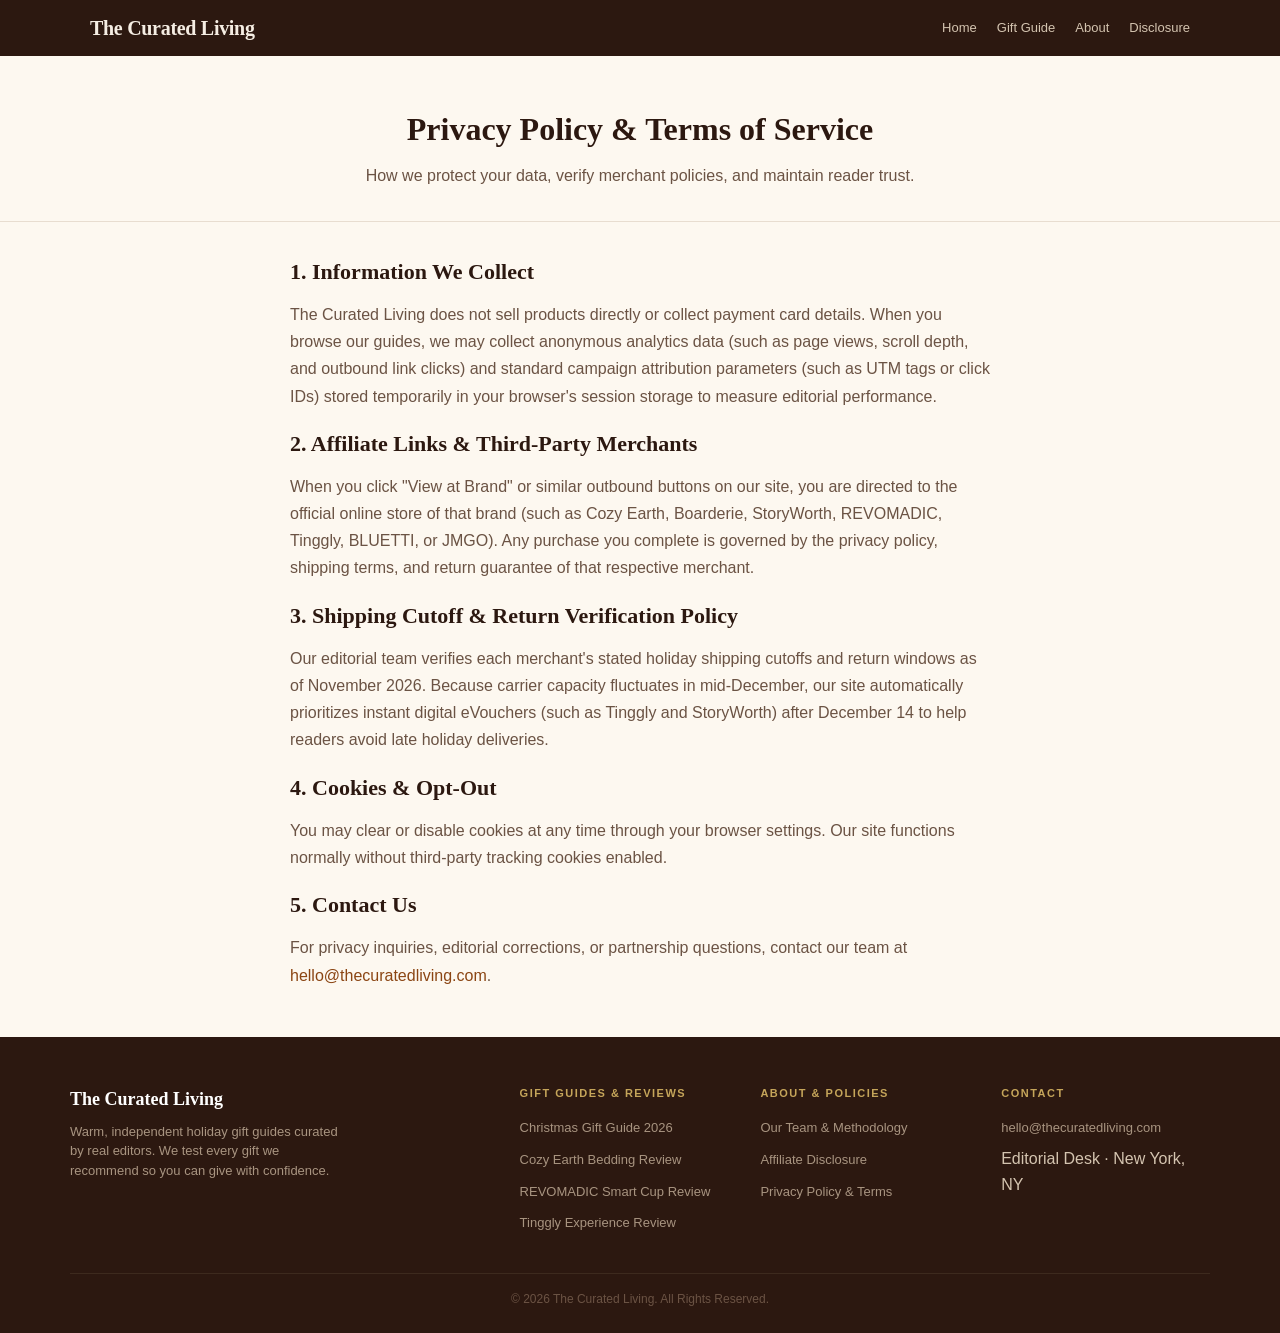
<file: privacy.html>
<!DOCTYPE html>
<html lang="en">
<head>
  <meta charset="UTF-8">
  <meta name="viewport" content="width=device-width, initial-scale=1.0">
  <title>Privacy Policy &amp; Editorial Terms — The Curated Living</title>
  <meta name="description" content="Privacy Policy, Terms of Use, and Shipping & Return verification standards for The Curated Living.">
  <link rel="stylesheet" href="css/style.css">
</head>
<body>

  <header class="site-header">
    <div class="site-header__inner">
      <a href="index.html" class="site-header__logo">The Curated Living</a>
      <nav class="site-header__nav">
        <a href="index.html">Home</a>
        <a href="gift-guide.html">Gift Guide</a>
        <a href="about.html">About</a>
        <a href="disclosure.html">Disclosure</a>
      </nav>
    </div>
  </header>

  <section class="about-header">
    <h1>Privacy Policy &amp; Terms of Service</h1>
    <p>How we protect your data, verify merchant policies, and maintain reader trust.</p>
  </section>

  <section class="about-section">
    <h2>1. Information We Collect</h2>
    <p>The Curated Living does not sell products directly or collect payment card details. When you browse our guides, we may collect anonymous analytics data (such as page views, scroll depth, and outbound link clicks) and standard campaign attribution parameters (such as UTM tags or click IDs) stored temporarily in your browser's session storage to measure editorial performance.</p>

    <h2>2. Affiliate Links &amp; Third-Party Merchants</h2>
    <p>When you click "View at Brand" or similar outbound buttons on our site, you are directed to the official online store of that brand (such as Cozy Earth, Boarderie, StoryWorth, REVOMADIC, Tinggly, BLUETTI, or JMGO). Any purchase you complete is governed by the privacy policy, shipping terms, and return guarantee of that respective merchant.</p>

    <h2>3. Shipping Cutoff &amp; Return Verification Policy</h2>
    <p>Our editorial team verifies each merchant's stated holiday shipping cutoffs and return windows as of November 2026. Because carrier capacity fluctuates in mid-December, our site automatically prioritizes instant digital eVouchers (such as Tinggly and StoryWorth) after December 14 to help readers avoid late holiday deliveries.</p>

    <h2>4. Cookies &amp; Opt-Out</h2>
    <p>You may clear or disable cookies at any time through your browser settings. Our site functions normally without third-party tracking cookies enabled.</p>

    <h2>5. Contact Us</h2>
    <p>For privacy inquiries, editorial corrections, or partnership questions, contact our team at <a href="mailto:hello@thecuratedliving.com">hello@thecuratedliving.com</a>.</p>
  </section>

  <footer class="site-footer">
    <div class="site-footer__inner">
      <div>
        <div class="site-footer__brand">The Curated Living</div>
        <p class="site-footer__desc">Warm, independent holiday gift guides curated by real editors. We test every gift we recommend so you can give with confidence.</p>
      </div>
      <div>
        <div class="site-footer__heading">Gift Guides &amp; Reviews</div>
        <ul class="site-footer__links">
          <li><a href="gift-guide.html">Christmas Gift Guide 2026</a></li>
          <li><a href="reviews/cozy-earth.html">Cozy Earth Bedding Review</a></li>
          <li><a href="reviews/revomadic.html">REVOMADIC Smart Cup Review</a></li>
          <li><a href="reviews/tinggly.html">Tinggly Experience Review</a></li>
        </ul>
      </div>
      <div>
        <div class="site-footer__heading">About &amp; Policies</div>
        <ul class="site-footer__links">
          <li><a href="about.html">Our Team &amp; Methodology</a></li>
          <li><a href="disclosure.html">Affiliate Disclosure</a></li>
          <li><a href="privacy.html">Privacy Policy &amp; Terms</a></li>
        </ul>
      </div>
      <div>
        <div class="site-footer__heading">Contact</div>
        <ul class="site-footer__links">
          <li><a href="mailto:hello@thecuratedliving.com">hello@thecuratedliving.com</a></li>
          <li>Editorial Desk · New York, NY</li>
        </ul>
      </div>
    </div>
    <div class="site-footer__copy">© 2026 The Curated Living. All Rights Reserved.</div>
  </footer>

  <script src="js/tracking.js"></script>
</body>
</html>
</file>
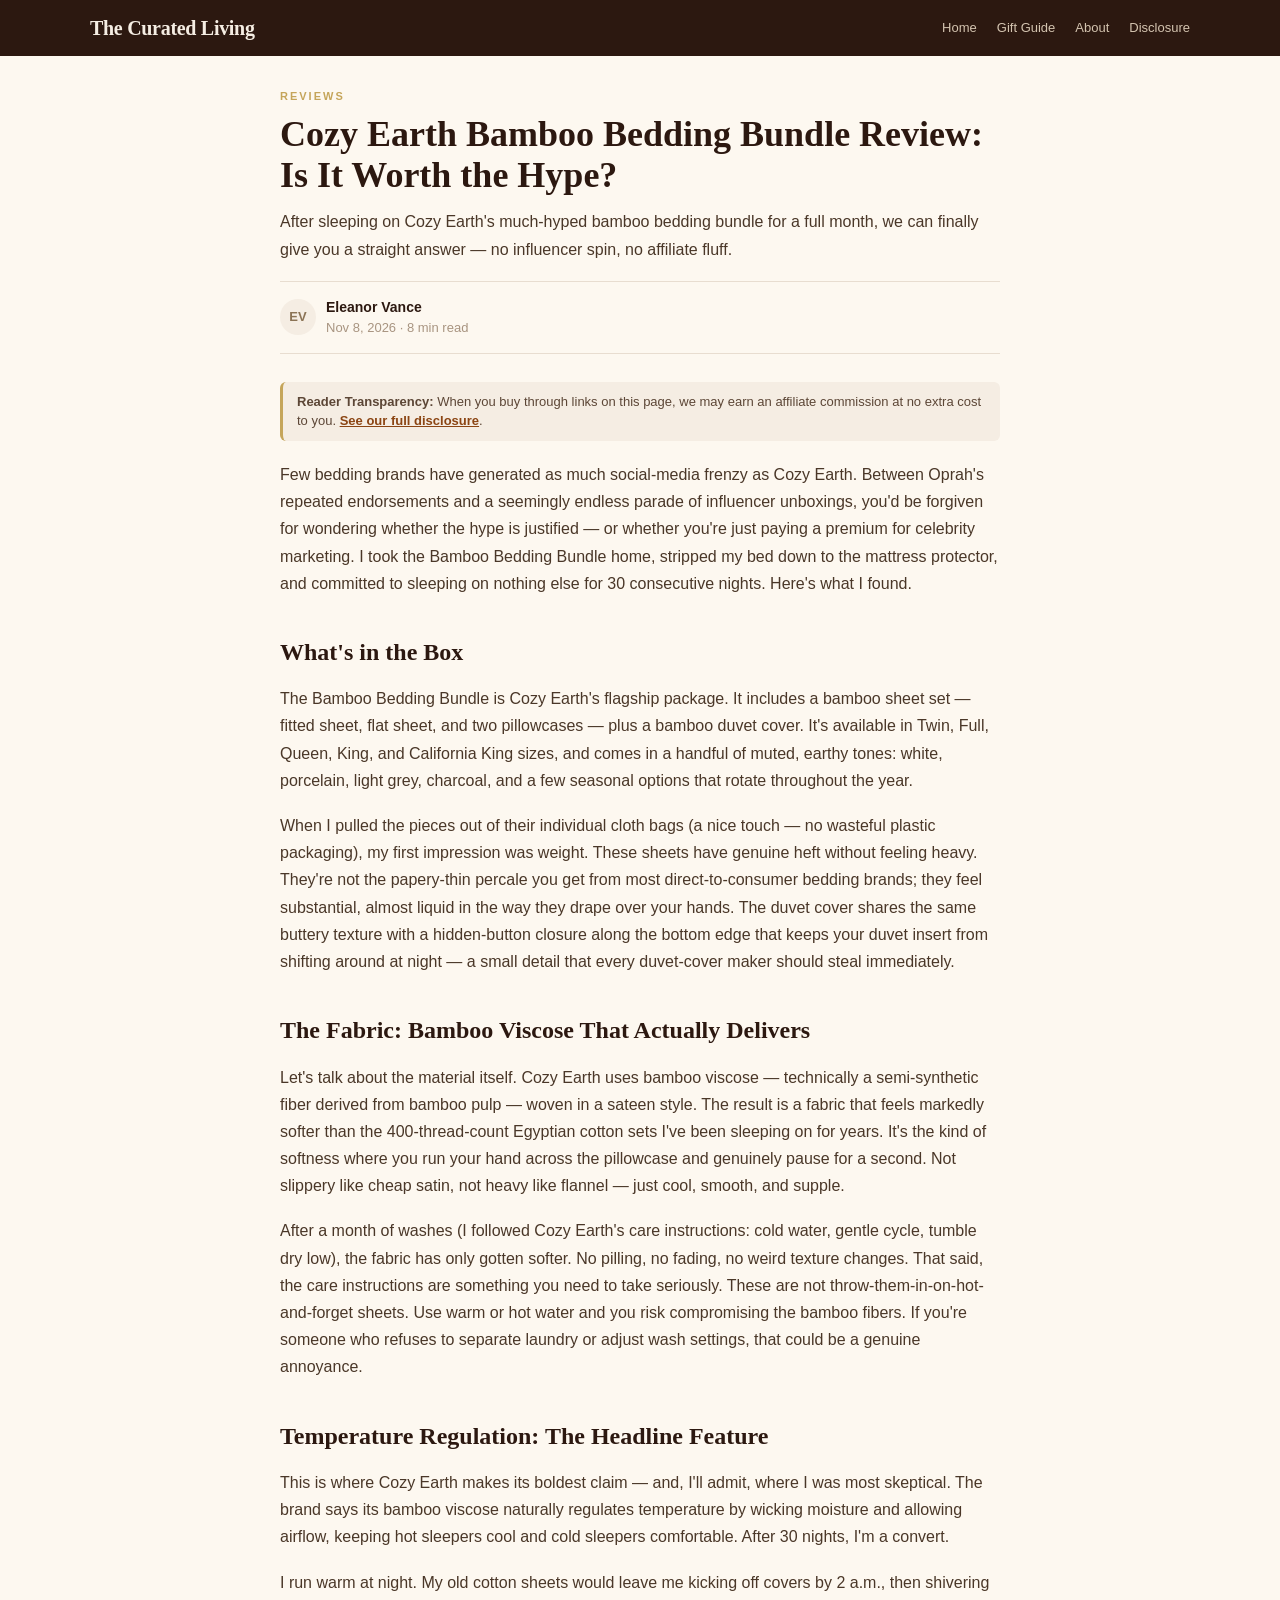
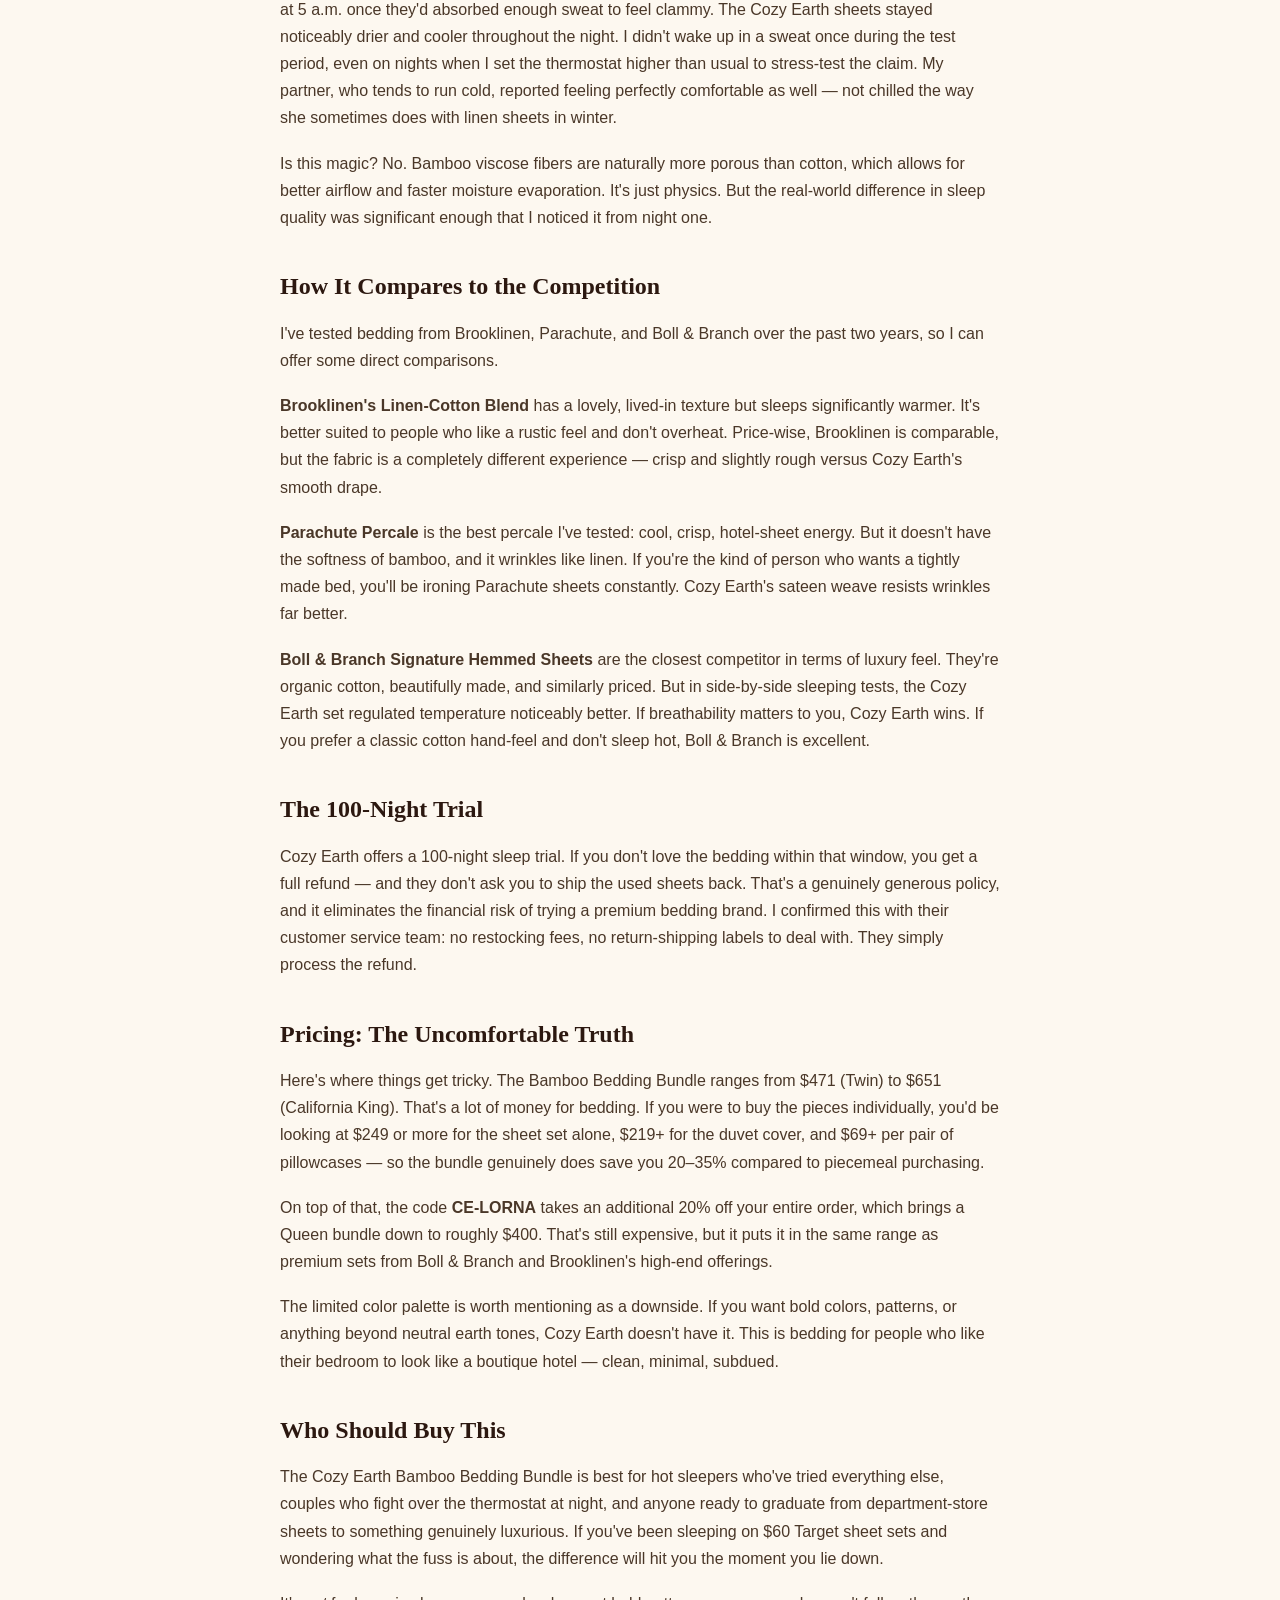
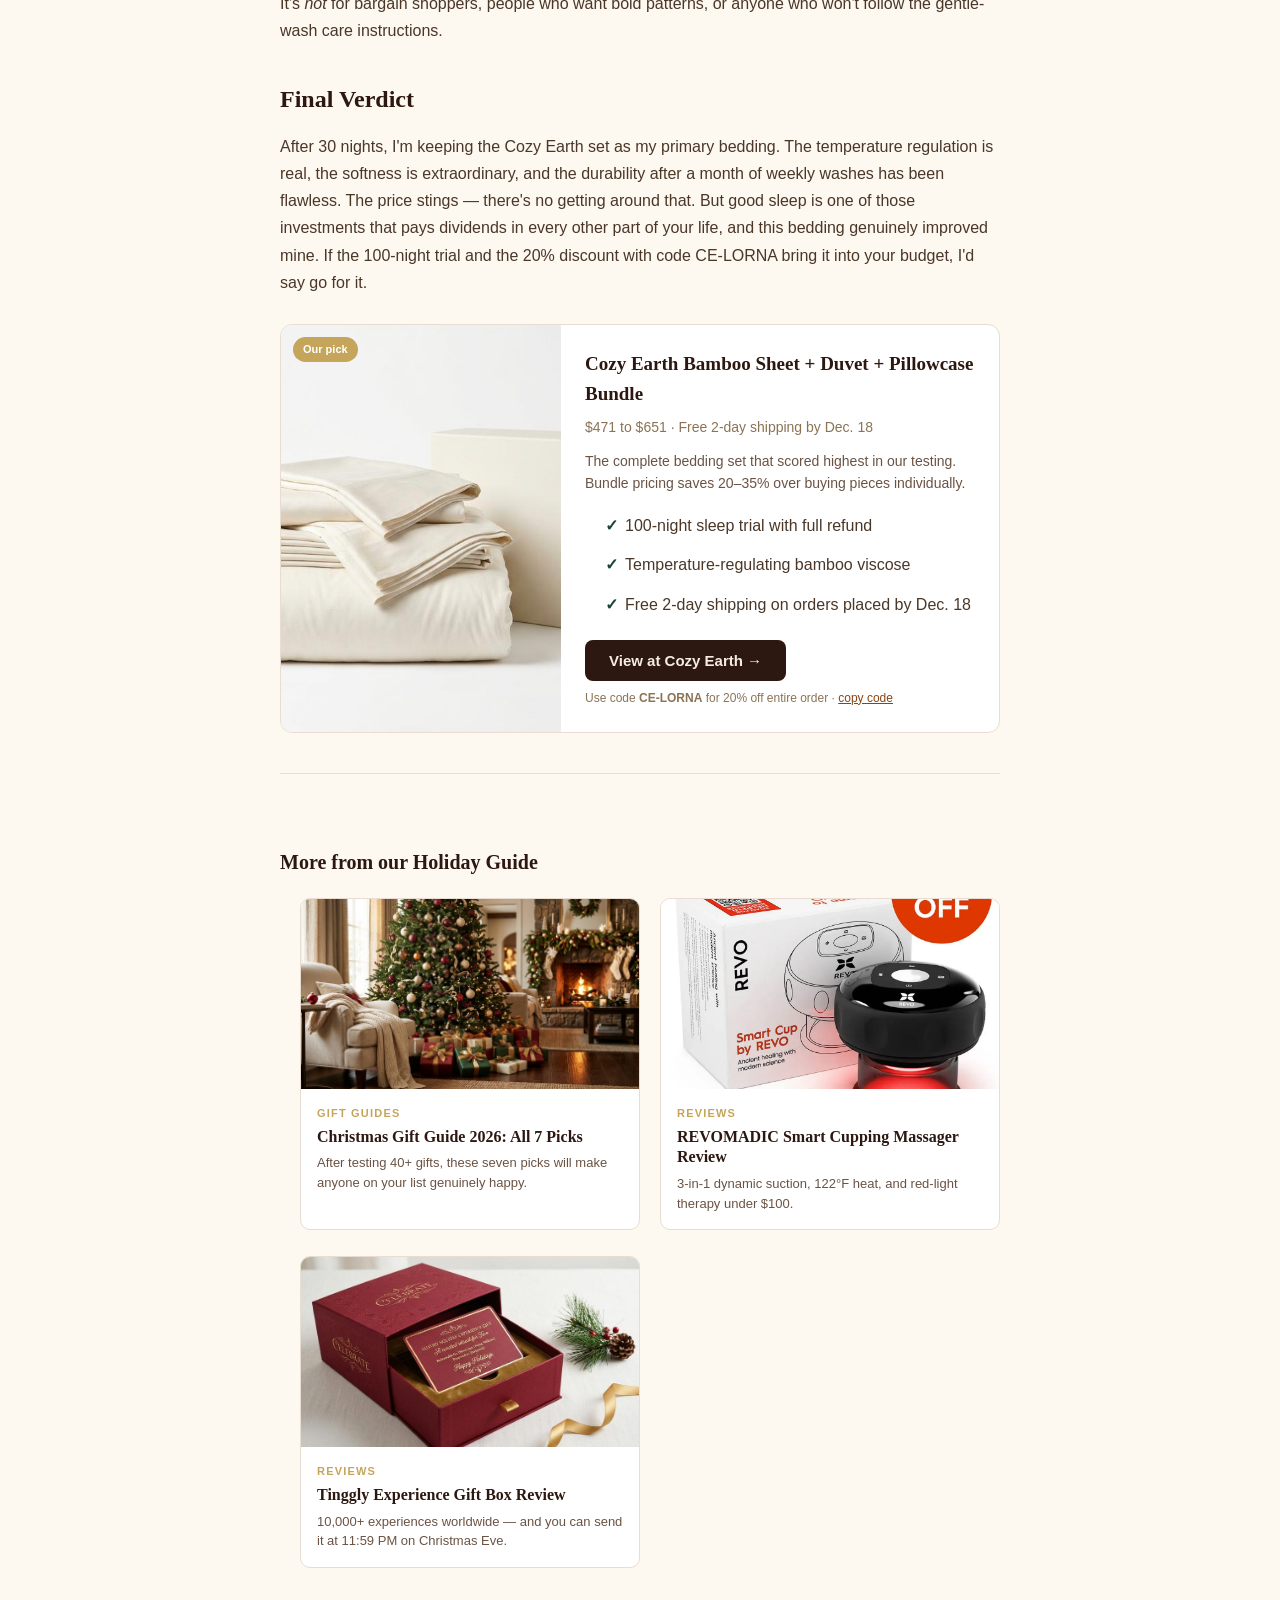
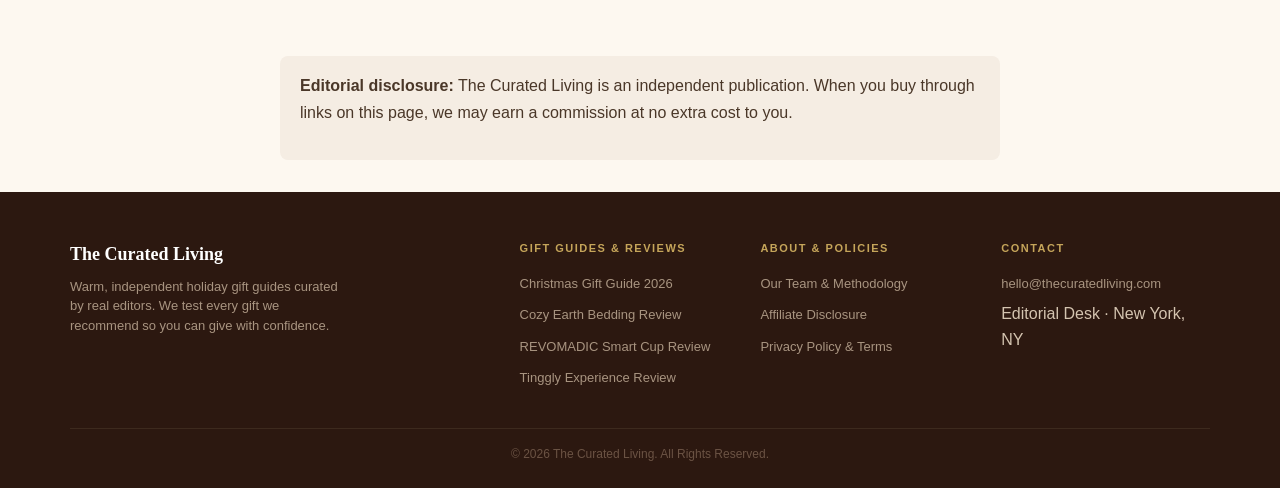
<file: reviews/cozy-earth.html>
<!DOCTYPE html>
<html lang="en">
<head>
  <meta charset="UTF-8">
  <meta name="viewport" content="width=device-width, initial-scale=1.0">
  <title>Cozy Earth Bamboo Bedding Bundle Review | The Curated Living</title>
  <meta name="description" content="We slept on the Cozy Earth Bamboo Bedding Bundle for 30 nights. Here's our honest verdict on whether this celebrity-endorsed bamboo bedding lives up to the hype — and your money.">
  <meta property="og:type" content="article">
  <meta property="og:title" content="Cozy Earth Bamboo Bedding Bundle Review: Is It Worth the Hype?">
  <meta property="og:description" content="We slept on the Cozy Earth Bamboo Bedding Bundle for 30 nights. Here's our honest verdict on whether this celebrity-endorsed bamboo bedding lives up to the hype.">
  <meta property="og:url" content="https://thecuratedliving.com/reviews/cozy-earth.html">
  <meta name="twitter:card" content="summary_large_image">
  <link rel="stylesheet" href="../css/style.css">
</head>
<body>

<header class="site-header">
  <div class="site-header__inner">
    <a href="../index.html" class="site-header__logo">The Curated Living</a>
    <nav class="site-header__nav">
      <a href="../index.html">Home</a>
      <a href="../gift-guide.html">Gift Guide</a>
      <a href="../about.html">About</a>
      <a href="../disclosure.html">Disclosure</a>
    </nav>
  </div>
</header>

<article class="container--narrow prose">

  <div class="article-category">Reviews</div>
  <h1 class="article-title">Cozy Earth Bamboo Bedding Bundle Review: Is It Worth the Hype?</h1>
  <p class="article-dek">After sleeping on Cozy Earth's much-hyped bamboo bedding bundle for a full month, we can finally give you a straight answer — no influencer spin, no affiliate fluff.</p>

  <div class="byline">
    <div class="byline__avatar">EV</div>
    <div>
      <div class="byline__name">Eleanor Vance</div>
      <div class="byline__meta">Nov 8, 2026 · 8 min read</div>
    </div>
  </div>

  <div class="ftc-inline-notice">
    <strong>Reader Transparency:</strong> When you buy through links on this page, we may earn an affiliate commission at no extra cost to you. <a href="../disclosure.html">See our full disclosure</a>.
  </div>

  <p>Few bedding brands have generated as much social-media frenzy as Cozy Earth. Between Oprah's repeated endorsements and a seemingly endless parade of influencer unboxings, you'd be forgiven for wondering whether the hype is justified — or whether you're just paying a premium for celebrity marketing. I took the Bamboo Bedding Bundle home, stripped my bed down to the mattress protector, and committed to sleeping on nothing else for 30 consecutive nights. Here's what I found.</p>

  <h2>What's in the Box</h2>

  <p>The Bamboo Bedding Bundle is Cozy Earth's flagship package. It includes a bamboo sheet set — fitted sheet, flat sheet, and two pillowcases — plus a bamboo duvet cover. It's available in Twin, Full, Queen, King, and California King sizes, and comes in a handful of muted, earthy tones: white, porcelain, light grey, charcoal, and a few seasonal options that rotate throughout the year.</p>

  <p>When I pulled the pieces out of their individual cloth bags (a nice touch — no wasteful plastic packaging), my first impression was weight. These sheets have genuine heft without feeling heavy. They're not the papery-thin percale you get from most direct-to-consumer bedding brands; they feel substantial, almost liquid in the way they drape over your hands. The duvet cover shares the same buttery texture with a hidden-button closure along the bottom edge that keeps your duvet insert from shifting around at night — a small detail that every duvet-cover maker should steal immediately.</p>

  <h2>The Fabric: Bamboo Viscose That Actually Delivers</h2>

  <p>Let's talk about the material itself. Cozy Earth uses bamboo viscose — technically a semi-synthetic fiber derived from bamboo pulp — woven in a sateen style. The result is a fabric that feels markedly softer than the 400-thread-count Egyptian cotton sets I've been sleeping on for years. It's the kind of softness where you run your hand across the pillowcase and genuinely pause for a second. Not slippery like cheap satin, not heavy like flannel — just cool, smooth, and supple.</p>

  <p>After a month of washes (I followed Cozy Earth's care instructions: cold water, gentle cycle, tumble dry low), the fabric has only gotten softer. No pilling, no fading, no weird texture changes. That said, the care instructions are something you need to take seriously. These are not throw-them-in-on-hot-and-forget sheets. Use warm or hot water and you risk compromising the bamboo fibers. If you're someone who refuses to separate laundry or adjust wash settings, that could be a genuine annoyance.</p>

  <h2>Temperature Regulation: The Headline Feature</h2>

  <p>This is where Cozy Earth makes its boldest claim — and, I'll admit, where I was most skeptical. The brand says its bamboo viscose naturally regulates temperature by wicking moisture and allowing airflow, keeping hot sleepers cool and cold sleepers comfortable. After 30 nights, I'm a convert.</p>

  <p>I run warm at night. My old cotton sheets would leave me kicking off covers by 2 a.m., then shivering at 5 a.m. once they'd absorbed enough sweat to feel clammy. The Cozy Earth sheets stayed noticeably drier and cooler throughout the night. I didn't wake up in a sweat once during the test period, even on nights when I set the thermostat higher than usual to stress-test the claim. My partner, who tends to run cold, reported feeling perfectly comfortable as well — not chilled the way she sometimes does with linen sheets in winter.</p>

  <p>Is this magic? No. Bamboo viscose fibers are naturally more porous than cotton, which allows for better airflow and faster moisture evaporation. It's just physics. But the real-world difference in sleep quality was significant enough that I noticed it from night one.</p>

  <h2>How It Compares to the Competition</h2>

  <p>I've tested bedding from Brooklinen, Parachute, and Boll &amp; Branch over the past two years, so I can offer some direct comparisons.</p>

  <p><strong>Brooklinen's Linen-Cotton Blend</strong> has a lovely, lived-in texture but sleeps significantly warmer. It's better suited to people who like a rustic feel and don't overheat. Price-wise, Brooklinen is comparable, but the fabric is a completely different experience — crisp and slightly rough versus Cozy Earth's smooth drape.</p>

  <p><strong>Parachute Percale</strong> is the best percale I've tested: cool, crisp, hotel-sheet energy. But it doesn't have the softness of bamboo, and it wrinkles like linen. If you're the kind of person who wants a tightly made bed, you'll be ironing Parachute sheets constantly. Cozy Earth's sateen weave resists wrinkles far better.</p>

  <p><strong>Boll &amp; Branch Signature Hemmed Sheets</strong> are the closest competitor in terms of luxury feel. They're organic cotton, beautifully made, and similarly priced. But in side-by-side sleeping tests, the Cozy Earth set regulated temperature noticeably better. If breathability matters to you, Cozy Earth wins. If you prefer a classic cotton hand-feel and don't sleep hot, Boll &amp; Branch is excellent.</p>

  <h2>The 100-Night Trial</h2>

  <p>Cozy Earth offers a 100-night sleep trial. If you don't love the bedding within that window, you get a full refund — and they don't ask you to ship the used sheets back. That's a genuinely generous policy, and it eliminates the financial risk of trying a premium bedding brand. I confirmed this with their customer service team: no restocking fees, no return-shipping labels to deal with. They simply process the refund.</p>

  <h2>Pricing: The Uncomfortable Truth</h2>

  <p>Here's where things get tricky. The Bamboo Bedding Bundle ranges from $471 (Twin) to $651 (California King). That's a lot of money for bedding. If you were to buy the pieces individually, you'd be looking at $249 or more for the sheet set alone, $219+ for the duvet cover, and $69+ per pair of pillowcases — so the bundle genuinely does save you 20–35% compared to piecemeal purchasing.</p>

  <p>On top of that, the code <strong>CE-LORNA</strong> takes an additional 20% off your entire order, which brings a Queen bundle down to roughly $400. That's still expensive, but it puts it in the same range as premium sets from Boll &amp; Branch and Brooklinen's high-end offerings.</p>

  <p>The limited color palette is worth mentioning as a downside. If you want bold colors, patterns, or anything beyond neutral earth tones, Cozy Earth doesn't have it. This is bedding for people who like their bedroom to look like a boutique hotel — clean, minimal, subdued.</p>

  <h2>Who Should Buy This</h2>

  <p>The Cozy Earth Bamboo Bedding Bundle is best for hot sleepers who've tried everything else, couples who fight over the thermostat at night, and anyone ready to graduate from department-store sheets to something genuinely luxurious. If you've been sleeping on $60 Target sheet sets and wondering what the fuss is about, the difference will hit you the moment you lie down.</p>

  <p>It's <em>not</em> for bargain shoppers, people who want bold patterns, or anyone who won't follow the gentle-wash care instructions.</p>

  <h2>Final Verdict</h2>

  <p>After 30 nights, I'm keeping the Cozy Earth set as my primary bedding. The temperature regulation is real, the softness is extraordinary, and the durability after a month of weekly washes has been flawless. The price stings — there's no getting around that. But good sleep is one of those investments that pays dividends in every other part of your life, and this bedding genuinely improved mine. If the 100-night trial and the 20% discount with code CE-LORNA bring it into your budget, I'd say go for it.</p>

  <div class="product-card" data-product-id="cozyearth" data-product-name="Cozy Earth Bamboo Bedding Bundle" data-product-price="471">
    <div class="product-card__label product-card__label--pick">Our pick</div>
    <div class="product-card__inner">
      <div class="product-card__img">
        <img src="../images/cozyearth.jpg" alt="Cozy Earth Bamboo Bedding Bundle" width="800" height="600" loading="lazy" decoding="async" style="width:100%;height:100%;object-fit:cover;">
      </div>
      <div class="product-card__body">
        <div class="product-card__name">Cozy Earth Bamboo Sheet + Duvet + Pillowcase Bundle</div>
        <div class="product-card__price">$471 to $651 · Free 2-day shipping by Dec. 18</div>
        <div class="product-card__desc">The complete bedding set that scored highest in our testing. Bundle pricing saves 20–35% over buying pieces individually.</div>
        <ul class="product-card__pros">
          <li>100-night sleep trial with full refund</li>
          <li>Temperature-regulating bamboo viscose</li>
          <li>Free 2-day shipping on orders placed by Dec. 18</li>
        </ul>
        <button type="button" class="buy-btn" data-pos="review_cozyearth" onclick="goShop('cozyearth','CE-LORNA',this)">View at Cozy Earth →</button>
        <div class="promo-note">Use code <strong>CE-LORNA</strong> for 20% off entire order · <button type="button" class="copy-link" onclick="copyCode('CE-LORNA',this)">copy code</button></div>
      </div>
    </div>
  </div>

  <hr class="section-divider">

  <section class="articles-grid" style="padding-left:0;padding-right:0;">
    <div class="articles-grid__title">More from our Holiday Guide</div>
    <ul class="articles-grid__list">
      <li class="article-card">
        <div class="article-card__img"><img src="../images/hero-christmas.jpg" alt="Christmas Gift Guide 2026" width="600" height="338" loading="lazy" decoding="async"></div>
        <div class="article-card__body">
          <div class="article-card__cat">Gift Guides</div>
          <div class="article-card__title"><a href="../gift-guide.html">Christmas Gift Guide 2026: All 7 Picks</a></div>
          <div class="article-card__excerpt">After testing 40+ gifts, these seven picks will make anyone on your list genuinely happy.</div>
        </div>
      </li>
      <li class="article-card">
        <div class="article-card__img"><img src="../images/revomadic.webp" alt="REVOMADIC Smart Cup" width="600" height="600" loading="lazy" decoding="async"></div>
        <div class="article-card__body">
          <div class="article-card__cat">Reviews</div>
          <div class="article-card__title"><a href="revomadic.html">REVOMADIC Smart Cupping Massager Review</a></div>
          <div class="article-card__excerpt">3-in-1 dynamic suction, 122°F heat, and red-light therapy under $100.</div>
        </div>
      </li>
      <li class="article-card">
        <div class="article-card__img"><img src="../images/tinggly.jpg" alt="Tinggly Experience Box" width="600" height="450" loading="lazy" decoding="async"></div>
        <div class="article-card__body">
          <div class="article-card__cat">Reviews</div>
          <div class="article-card__title"><a href="tinggly.html">Tinggly Experience Gift Box Review</a></div>
          <div class="article-card__excerpt">10,000+ experiences worldwide — and you can send it at 11:59 PM on Christmas Eve.</div>
        </div>
      </li>
    </ul>
  </section>

  <div class="disclosure">
    <p><strong>Editorial disclosure:</strong> The Curated Living is an independent publication. When you buy through links on this page, we may earn a commission at no extra cost to you.</p>
  </div>

</article>

<footer class="site-footer">
  <div class="site-footer__inner">
    <div>
      <div class="site-footer__brand">The Curated Living</div>
      <p class="site-footer__desc">Warm, independent holiday gift guides curated by real editors. We test every gift we recommend so you can give with confidence.</p>
    </div>
    <div>
      <div class="site-footer__heading">Gift Guides &amp; Reviews</div>
      <ul class="site-footer__links">
        <li><a href="../gift-guide.html">Christmas Gift Guide 2026</a></li>
        <li><a href="cozy-earth.html">Cozy Earth Bedding Review</a></li>
        <li><a href="revomadic.html">REVOMADIC Smart Cup Review</a></li>
        <li><a href="tinggly.html">Tinggly Experience Review</a></li>
      </ul>
    </div>
    <div>
      <div class="site-footer__heading">About &amp; Policies</div>
      <ul class="site-footer__links">
        <li><a href="../about.html">Our Team &amp; Methodology</a></li>
        <li><a href="../disclosure.html">Affiliate Disclosure</a></li>
        <li><a href="../privacy.html">Privacy Policy &amp; Terms</a></li>
      </ul>
    </div>
    <div>
      <div class="site-footer__heading">Contact</div>
      <ul class="site-footer__links">
        <li><a href="mailto:hello@thecuratedliving.com">hello@thecuratedliving.com</a></li>
        <li>Editorial Desk · New York, NY</li>
      </ul>
    </div>
  </div>
  <div class="site-footer__copy">© 2026 The Curated Living. All Rights Reserved.</div>
</footer>

<script src="../js/tracking.js"></script>
</body>
</html>
</file>
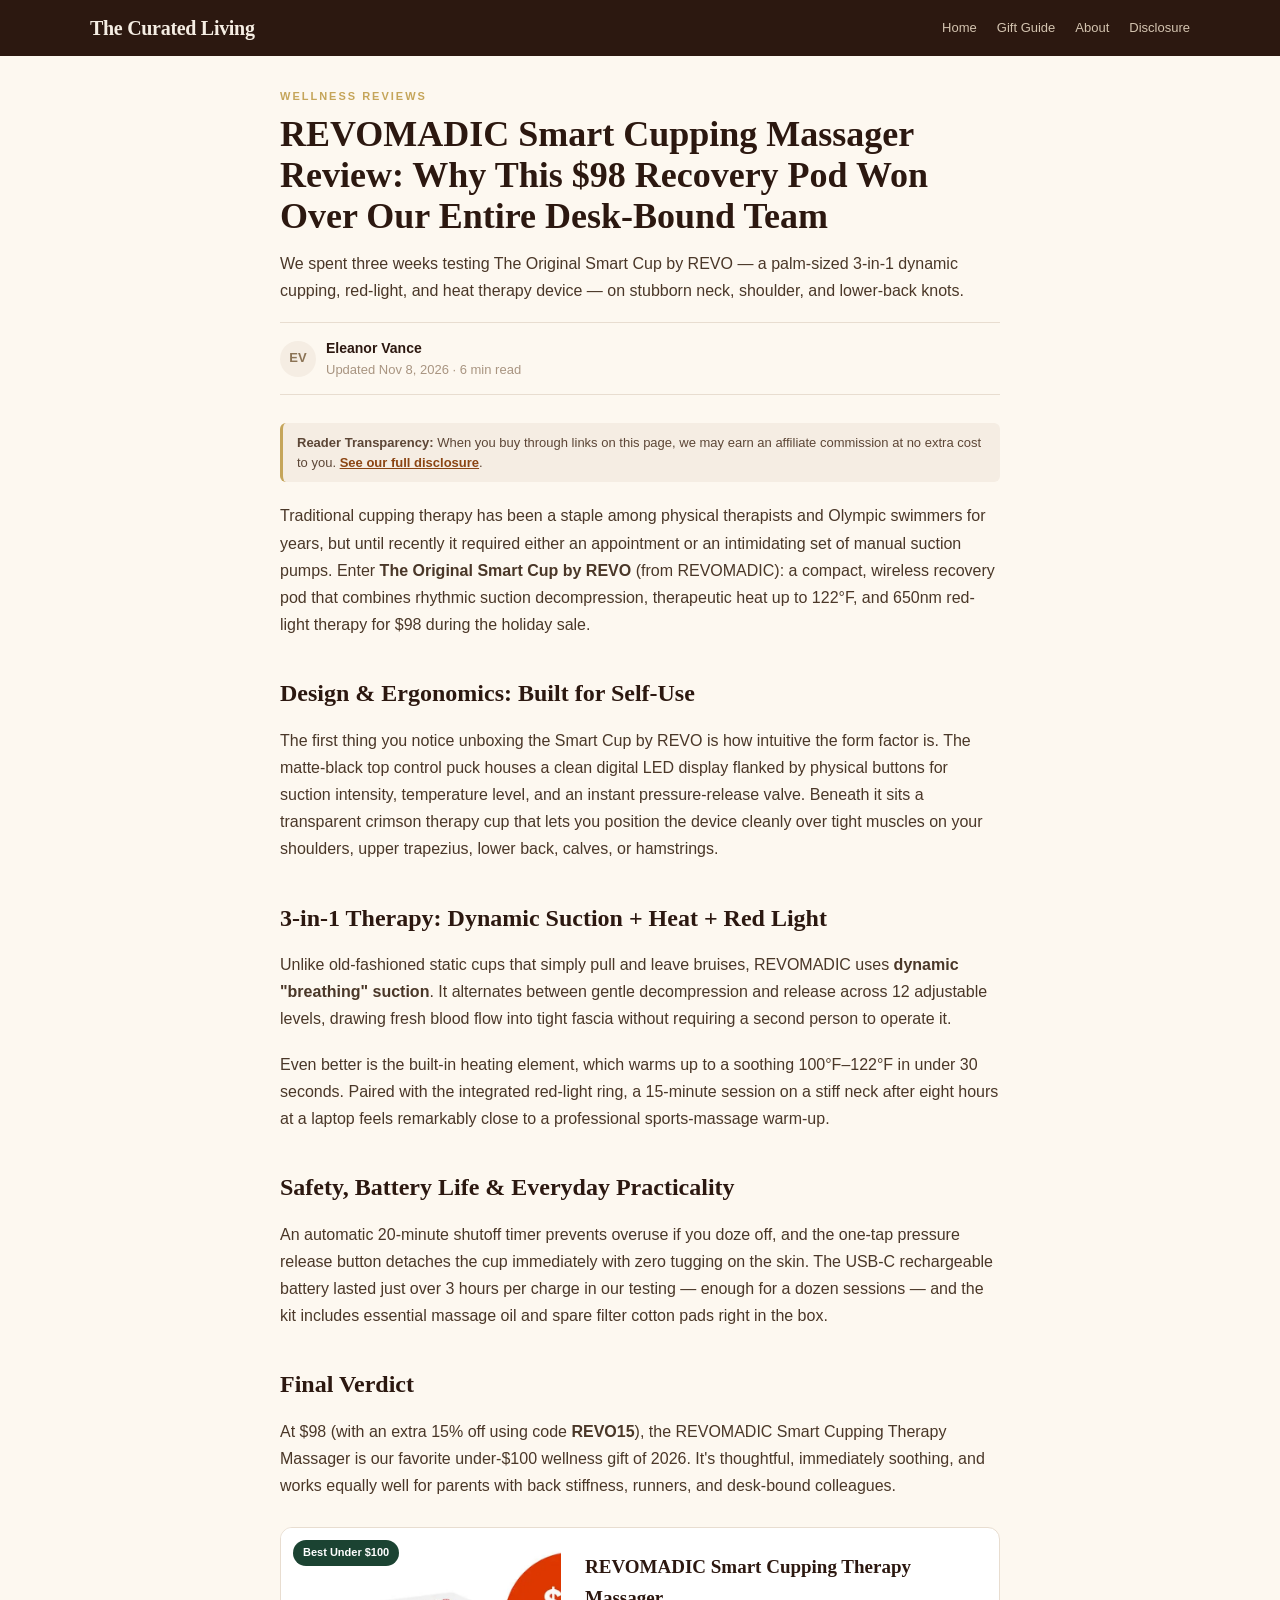
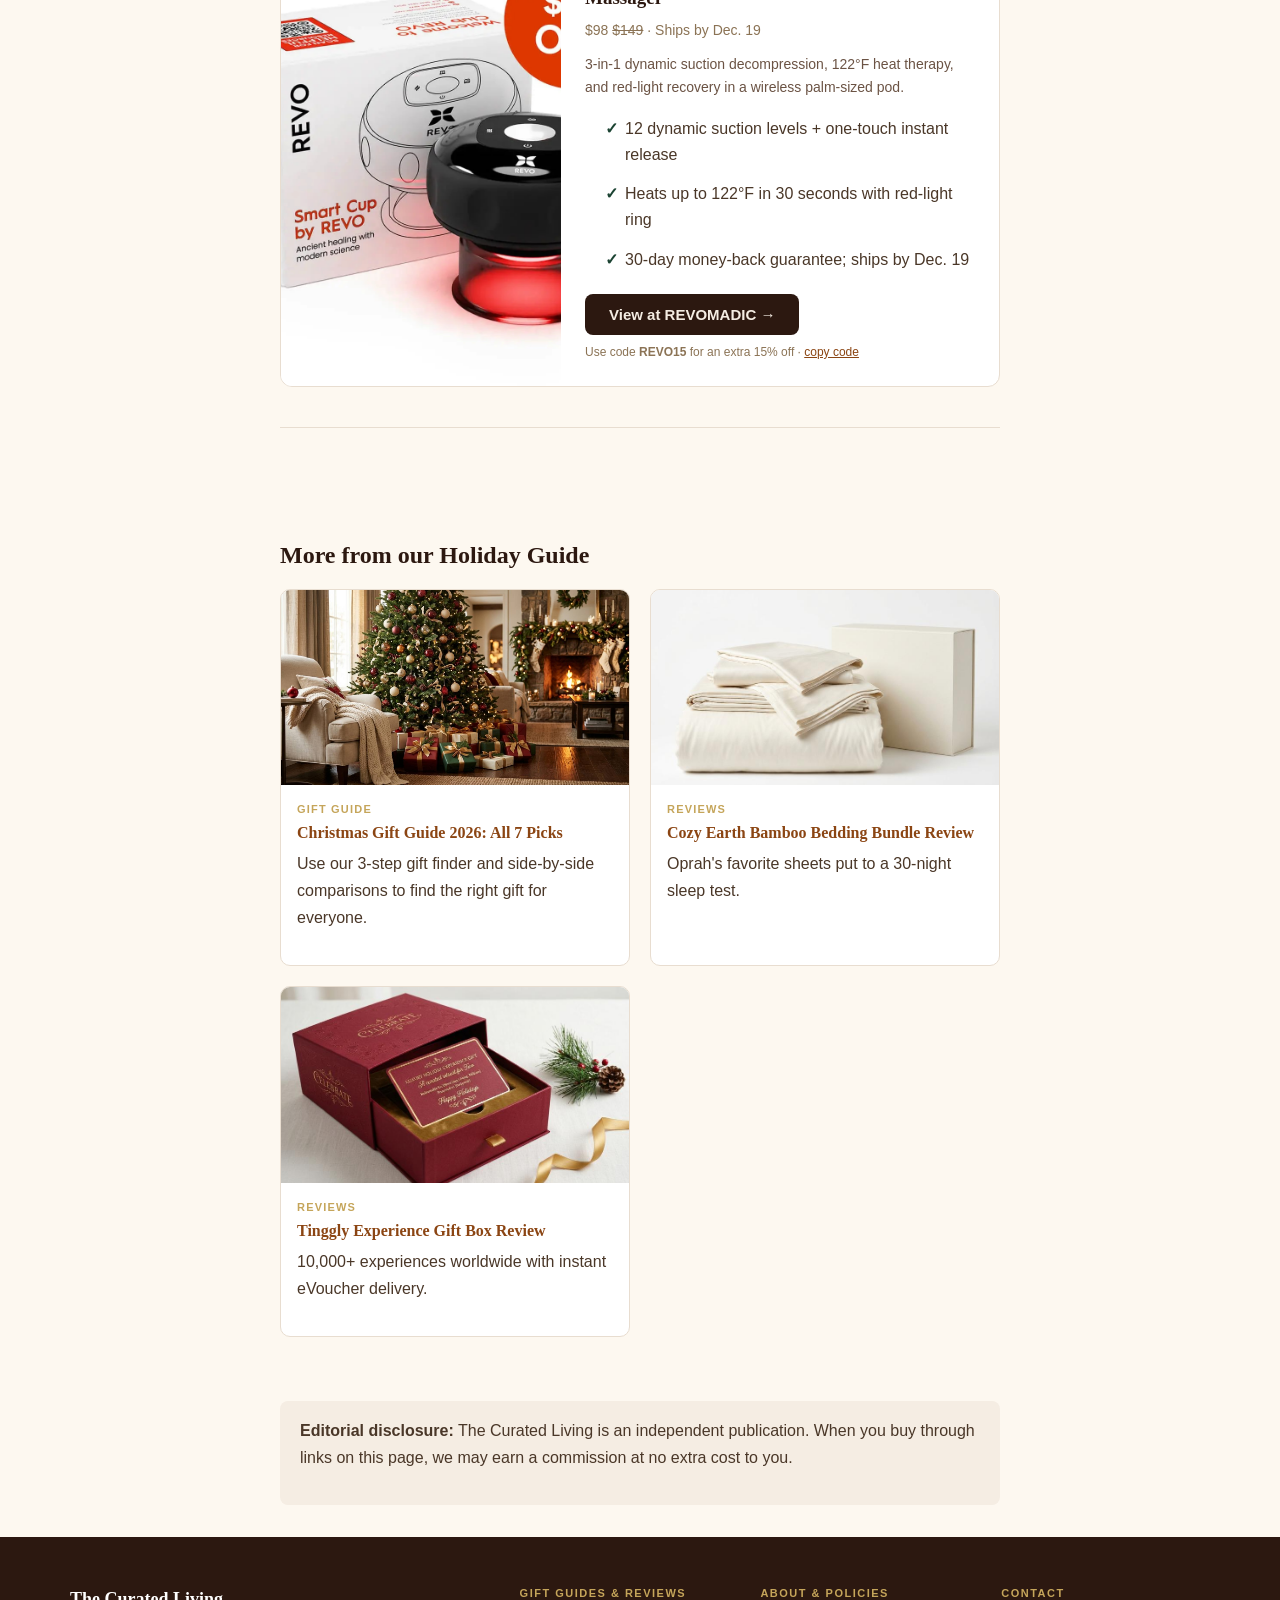
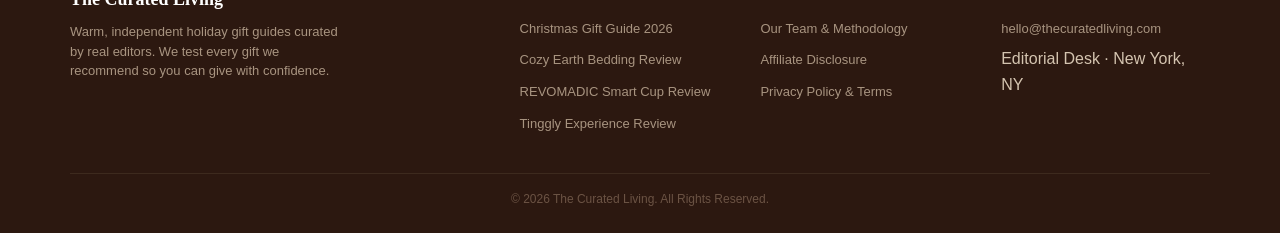
<file: reviews/revomadic.html>
<!DOCTYPE html>
<html lang="en">
<head>
  <meta charset="UTF-8">
  <meta name="viewport" content="width=device-width, initial-scale=1.0">
  <title>REVOMADIC Smart Cupping Therapy Massager Review | The Curated Living</title>
  <meta name="description" content="Our hands-on review of The Original Smart Cup by REVO ($98). Combining dynamic cupping suction, 122°F heat, and red-light therapy, is it the best wellness gift under $100?">
  <meta property="og:type" content="article">
  <meta property="og:title" content="REVOMADIC Smart Cupping Therapy Massager Review: Clinical Relief at Home">
  <meta property="og:description" content="At $98, The Original Smart Cup by REVO brings dynamic suction, soothing heat, and red-light therapy into a palm-sized pod.">
  <meta name="twitter:card" content="summary_large_image">
  <link rel="stylesheet" href="../css/style.css">
</head>
<body>

  <header class="site-header">
    <div class="site-header__inner">
      <a href="../index.html" class="site-header__logo">The Curated Living</a>
      <nav class="site-header__nav">
        <a href="../index.html">Home</a>
        <a href="../gift-guide.html">Gift Guide</a>
        <a href="../about.html">About</a>
        <a href="../disclosure.html">Disclosure</a>
      </nav>
    </div>
  </header>

  <article class="container--narrow prose">

    <div class="article-category">Wellness Reviews</div>
    <h1 class="article-title">REVOMADIC Smart Cupping Massager Review: Why This $98 Recovery Pod Won Over Our Entire Desk-Bound Team</h1>
    <p class="article-dek">We spent three weeks testing The Original Smart Cup by REVO — a palm-sized 3-in-1 dynamic cupping, red-light, and heat therapy device — on stubborn neck, shoulder, and lower-back knots.</p>

    <div class="byline">
      <div class="byline__avatar">EV</div>
      <div>
        <div class="byline__name">Eleanor Vance</div>
        <div class="byline__meta">Updated Nov 8, 2026 · 6 min read</div>
      </div>
    </div>

    <div class="ftc-inline-notice">
      <strong>Reader Transparency:</strong> When you buy through links on this page, we may earn an affiliate commission at no extra cost to you. <a href="../disclosure.html">See our full disclosure</a>.
    </div>

    <p>Traditional cupping therapy has been a staple among physical therapists and Olympic swimmers for years, but until recently it required either an appointment or an intimidating set of manual suction pumps. Enter <strong>The Original Smart Cup by REVO</strong> (from REVOMADIC): a compact, wireless recovery pod that combines rhythmic suction decompression, therapeutic heat up to 122°F, and 650nm red-light therapy for $98 during the holiday sale.</p>

    <h2>Design &amp; Ergonomics: Built for Self-Use</h2>
    <p>The first thing you notice unboxing the Smart Cup by REVO is how intuitive the form factor is. The matte-black top control puck houses a clean digital LED display flanked by physical buttons for suction intensity, temperature level, and an instant pressure-release valve. Beneath it sits a transparent crimson therapy cup that lets you position the device cleanly over tight muscles on your shoulders, upper trapezius, lower back, calves, or hamstrings.</p>

    <h2>3-in-1 Therapy: Dynamic Suction + Heat + Red Light</h2>
    <p>Unlike old-fashioned static cups that simply pull and leave bruises, REVOMADIC uses <strong>dynamic "breathing" suction</strong>. It alternates between gentle decompression and release across 12 adjustable levels, drawing fresh blood flow into tight fascia without requiring a second person to operate it.</p>
    <p>Even better is the built-in heating element, which warms up to a soothing 100°F–122°F in under 30 seconds. Paired with the integrated red-light ring, a 15-minute session on a stiff neck after eight hours at a laptop feels remarkably close to a professional sports-massage warm-up.</p>

    <h2>Safety, Battery Life &amp; Everyday Practicality</h2>
    <p>An automatic 20-minute shutoff timer prevents overuse if you doze off, and the one-tap pressure release button detaches the cup immediately with zero tugging on the skin. The USB-C rechargeable battery lasted just over 3 hours per charge in our testing — enough for a dozen sessions — and the kit includes essential massage oil and spare filter cotton pads right in the box.</p>

    <h2>Final Verdict</h2>
    <p>At $98 (with an extra 15% off using code <strong>REVO15</strong>), the REVOMADIC Smart Cupping Therapy Massager is our favorite under-$100 wellness gift of 2026. It's thoughtful, immediately soothing, and works equally well for parents with back stiffness, runners, and desk-bound colleagues.</p>

    <div class="product-card" data-product-id="revomadic" data-product-name="REVOMADIC Smart Cupping Therapy Massager" data-product-price="98">
      <div class="product-card__label product-card__label--great">Best Under $100</div>
      <div class="product-card__inner">
        <div class="product-card__img">
          <img src="../images/revomadic.webp" alt="REVOMADIC The Original Smart Cup by REVO" width="800" height="800" loading="lazy" decoding="async" style="width:100%;height:100%;object-fit:cover;">
        </div>
        <div class="product-card__body">
          <div class="product-card__name">REVOMADIC Smart Cupping Therapy Massager</div>
          <div class="product-card__price">$98 <s>$149</s> · Ships by Dec. 19</div>
          <div class="product-card__desc">3-in-1 dynamic suction decompression, 122°F heat therapy, and red-light recovery in a wireless palm-sized pod.</div>
          <ul class="product-card__pros">
            <li>12 dynamic suction levels + one-touch instant release</li>
            <li>Heats up to 122°F in 30 seconds with red-light ring</li>
            <li>30-day money-back guarantee; ships by Dec. 19</li>
          </ul>
          <button type="button" class="buy-btn" data-pos="review_revomadic" onclick="goShop('revomadic','REVO15',this)">View at REVOMADIC →</button>
          <div class="promo-note">Use code <strong>REVO15</strong> for an extra 15% off · <button type="button" class="copy-link" onclick="copyCode('REVO15',this)">copy code</button></div>
        </div>
      </div>
    </div>

    <hr class="section-divider">

    <section class="articles-grid">
      <h2 class="articles-grid__title">More from our Holiday Guide</h2>
      <div class="articles-grid__list">
        <a href="../gift-guide.html" class="article-card">
          <div class="article-card__img"><img src="../images/hero-christmas.jpg" alt="Christmas Gift Guide 2026" width="600" height="338" loading="lazy" decoding="async"></div>
          <div class="article-card__body">
            <div class="article-card__cat">Gift Guide</div>
            <div class="article-card__title">Christmas Gift Guide 2026: All 7 Picks</div>
            <p class="article-card__excerpt">Use our 3-step gift finder and side-by-side comparisons to find the right gift for everyone.</p>
          </div>
        </a>
        <a href="cozy-earth.html" class="article-card">
          <div class="article-card__img"><img src="../images/cozyearth.jpg" alt="Cozy Earth Bedding" width="600" height="450" loading="lazy" decoding="async"></div>
          <div class="article-card__body">
            <div class="article-card__cat">Reviews</div>
            <div class="article-card__title">Cozy Earth Bamboo Bedding Bundle Review</div>
            <p class="article-card__excerpt">Oprah's favorite sheets put to a 30-night sleep test.</p>
          </div>
        </a>
        <a href="tinggly.html" class="article-card">
          <div class="article-card__img"><img src="../images/tinggly.jpg" alt="Tinggly Experience Box" width="600" height="450" loading="lazy" decoding="async"></div>
          <div class="article-card__body">
            <div class="article-card__cat">Reviews</div>
            <div class="article-card__title">Tinggly Experience Gift Box Review</div>
            <p class="article-card__excerpt">10,000+ experiences worldwide with instant eVoucher delivery.</p>
          </div>
        </a>
      </div>
    </section>

    <div class="disclosure">
      <p><strong>Editorial disclosure:</strong> The Curated Living is an independent publication. When you buy through links on this page, we may earn a commission at no extra cost to you.</p>
    </div>

  </article>

  <footer class="site-footer">
    <div class="site-footer__inner">
      <div>
        <div class="site-footer__brand">The Curated Living</div>
        <p class="site-footer__desc">Warm, independent holiday gift guides curated by real editors. We test every gift we recommend so you can give with confidence.</p>
      </div>
      <div>
        <div class="site-footer__heading">Gift Guides &amp; Reviews</div>
        <ul class="site-footer__links">
          <li><a href="../gift-guide.html">Christmas Gift Guide 2026</a></li>
          <li><a href="cozy-earth.html">Cozy Earth Bedding Review</a></li>
          <li><a href="revomadic.html">REVOMADIC Smart Cup Review</a></li>
          <li><a href="tinggly.html">Tinggly Experience Review</a></li>
        </ul>
      </div>
      <div>
        <div class="site-footer__heading">About &amp; Policies</div>
        <ul class="site-footer__links">
          <li><a href="../about.html">Our Team &amp; Methodology</a></li>
          <li><a href="../disclosure.html">Affiliate Disclosure</a></li>
          <li><a href="../privacy.html">Privacy Policy &amp; Terms</a></li>
        </ul>
      </div>
      <div>
        <div class="site-footer__heading">Contact</div>
        <ul class="site-footer__links">
          <li><a href="mailto:hello@thecuratedliving.com">hello@thecuratedliving.com</a></li>
          <li>Editorial Desk · New York, NY</li>
        </ul>
      </div>
    </div>
    <div class="site-footer__copy">© 2026 The Curated Living. All Rights Reserved.</div>
  </footer>

  <script src="../js/tracking.js"></script>
</body>
</html>
</file>
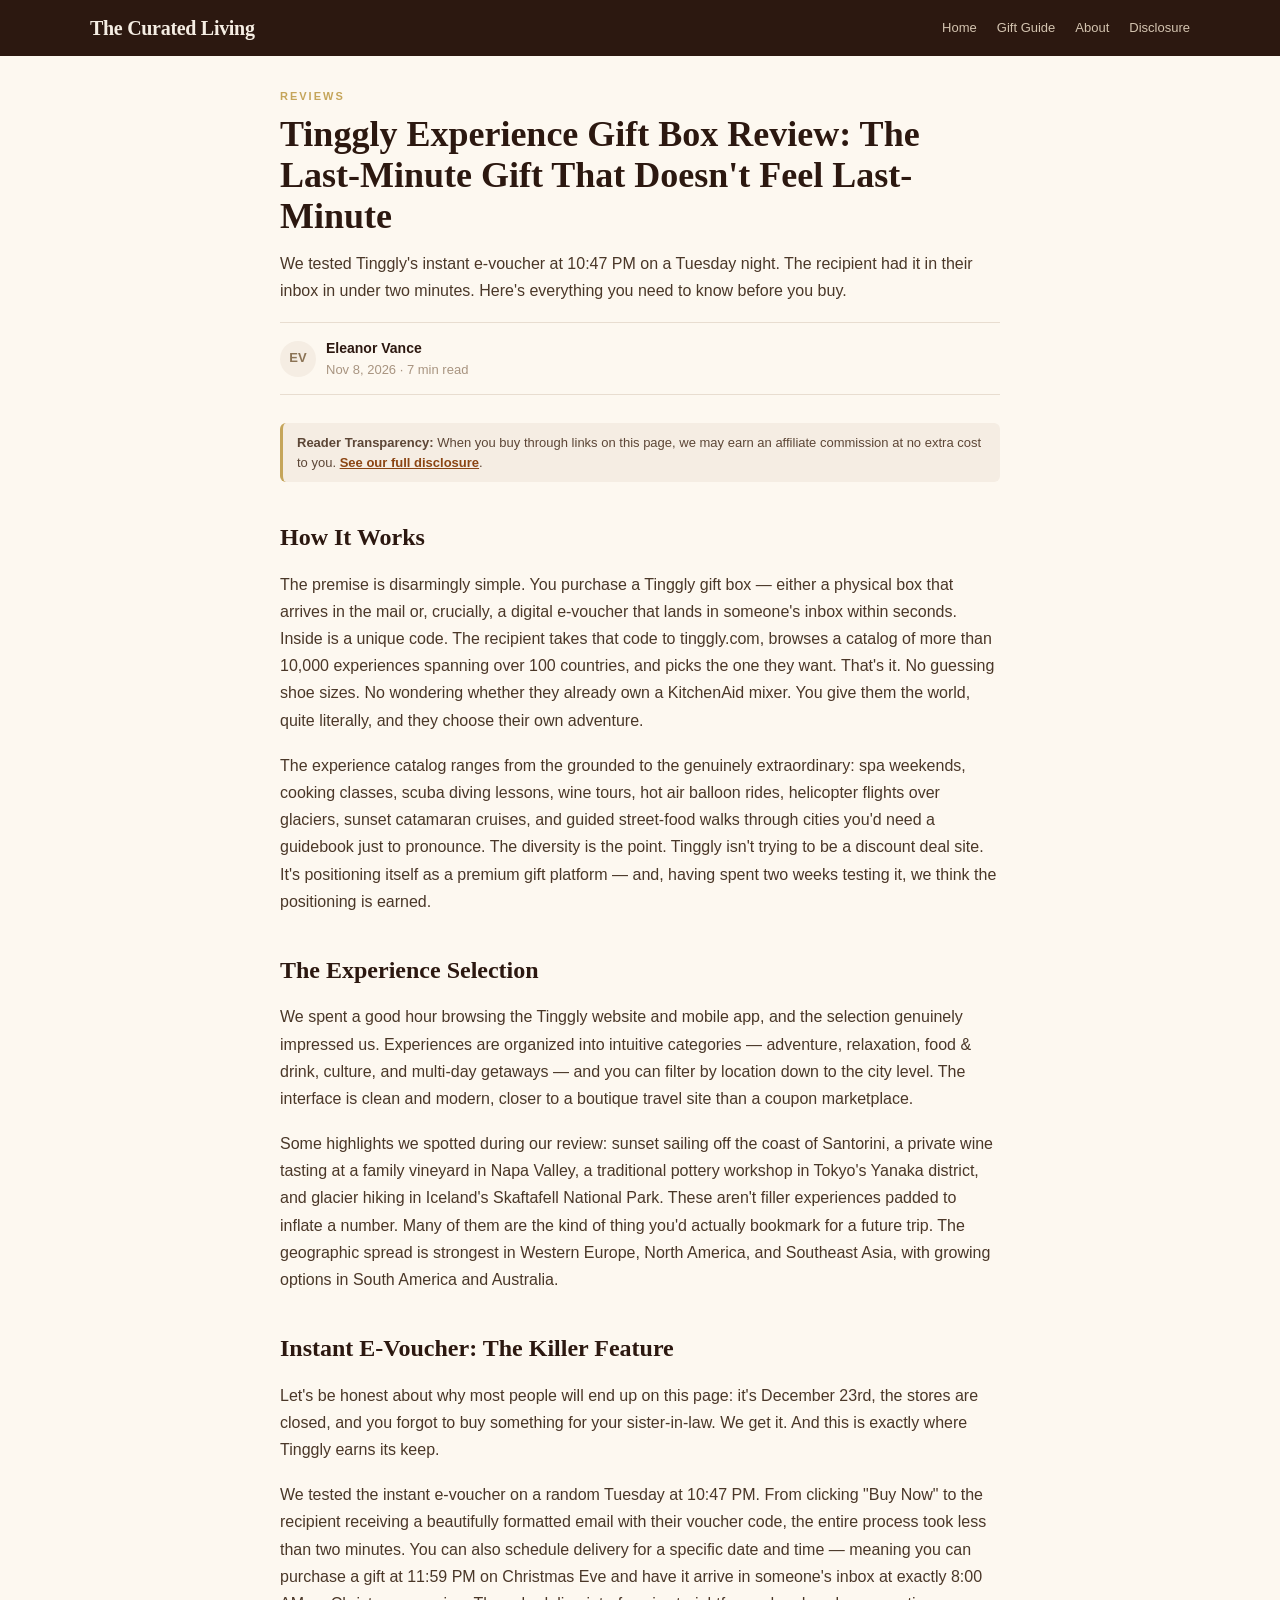
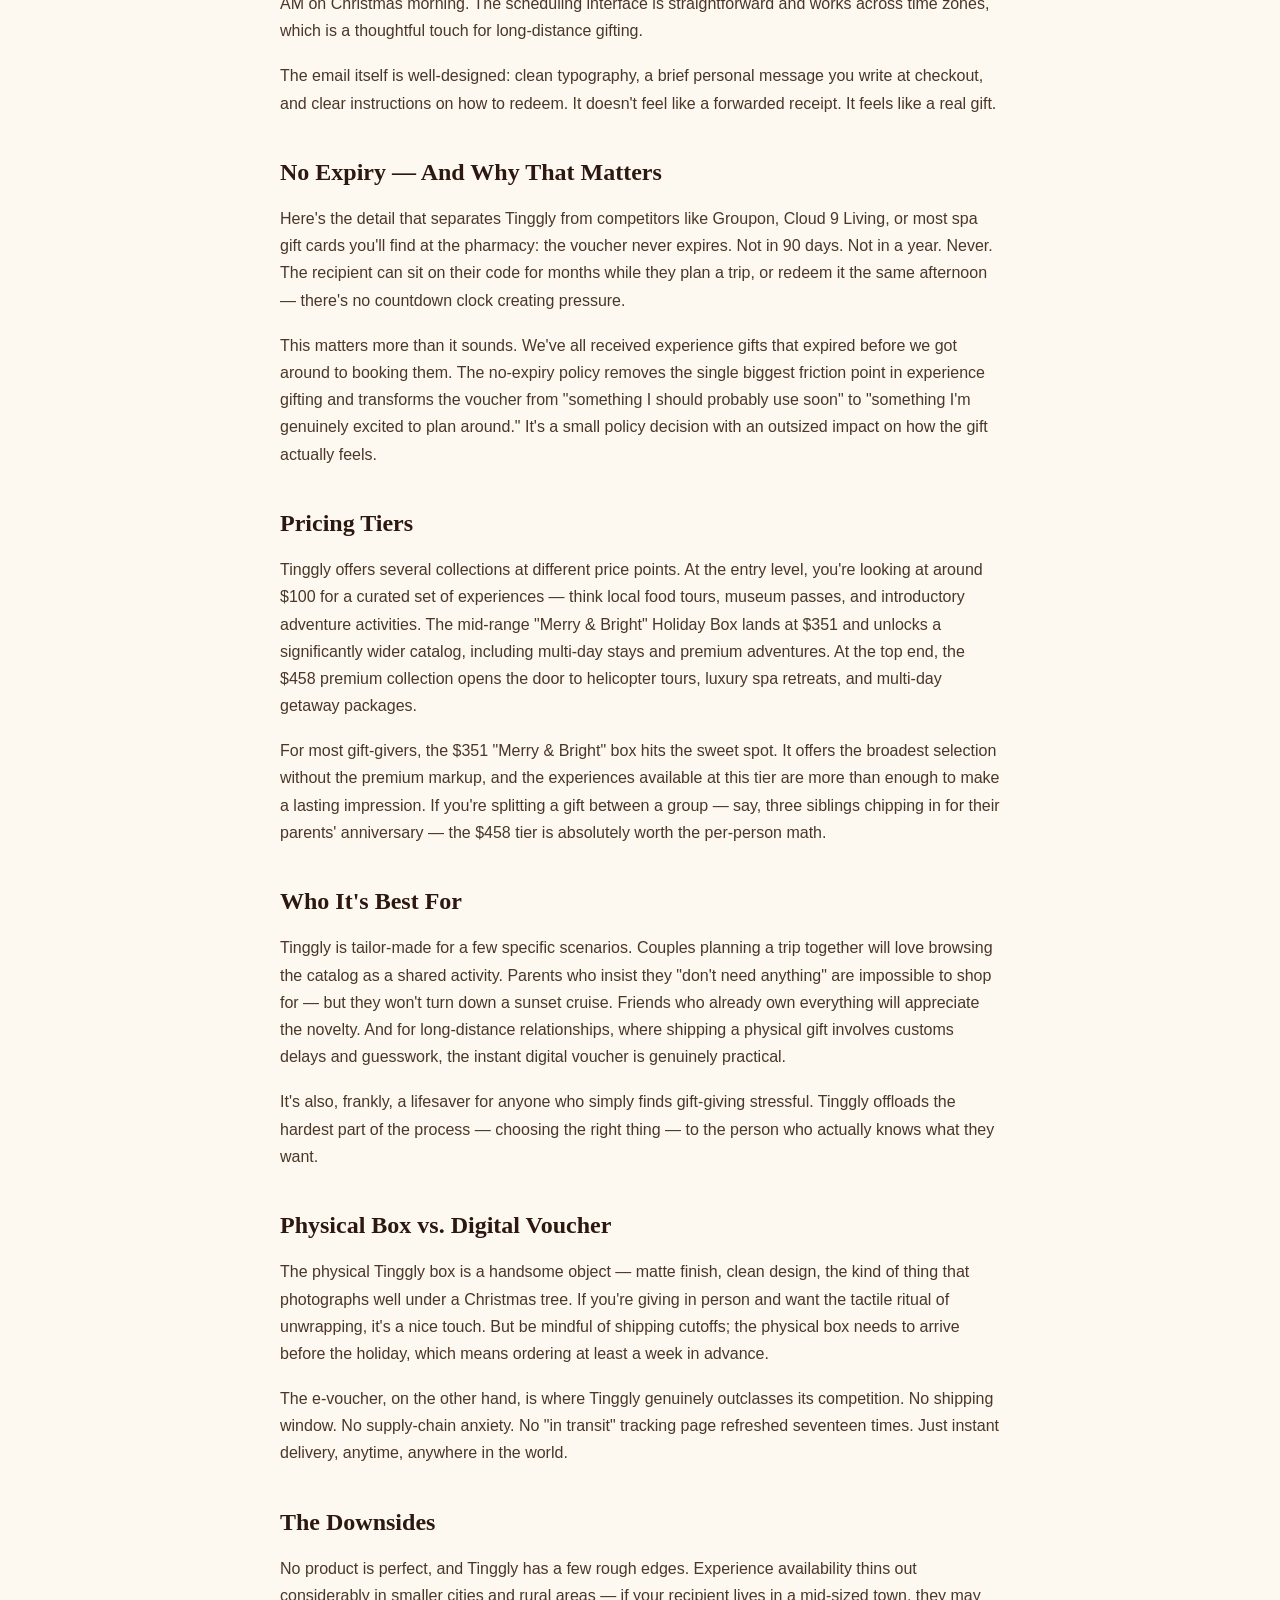
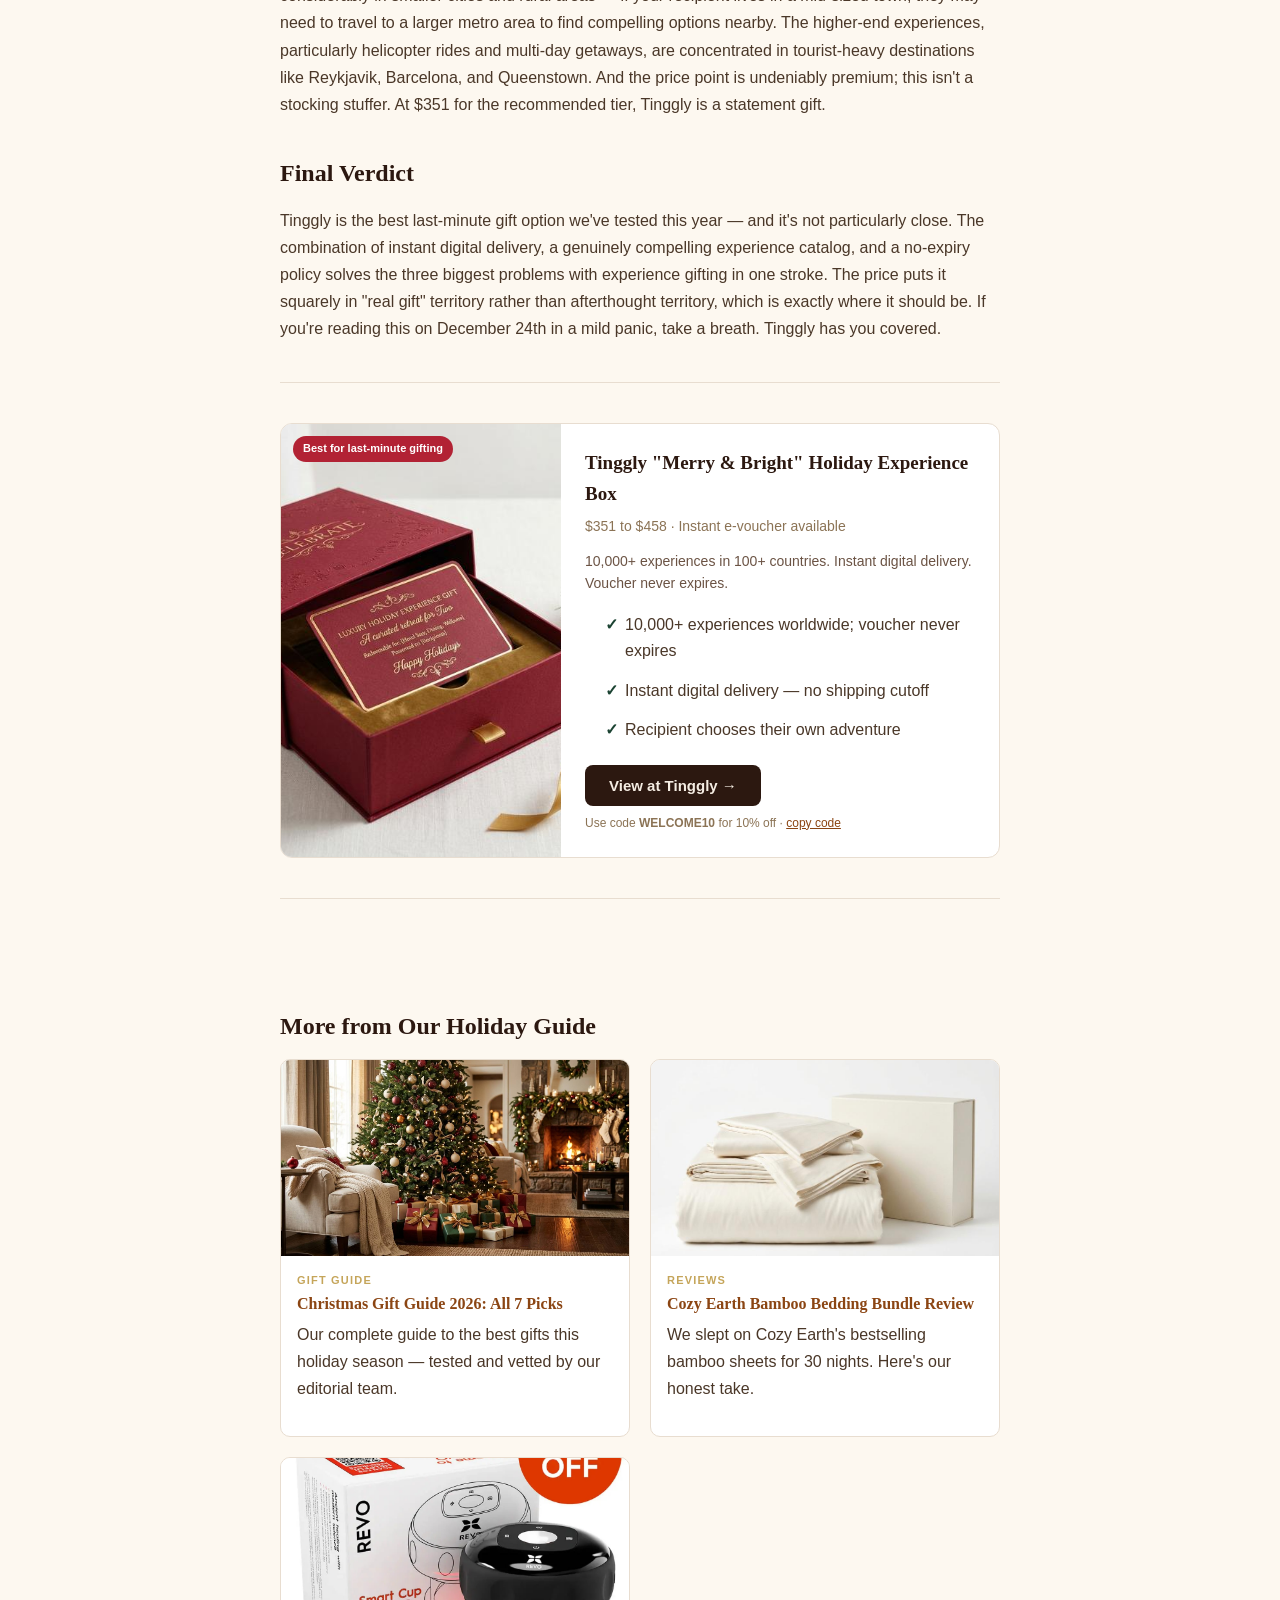
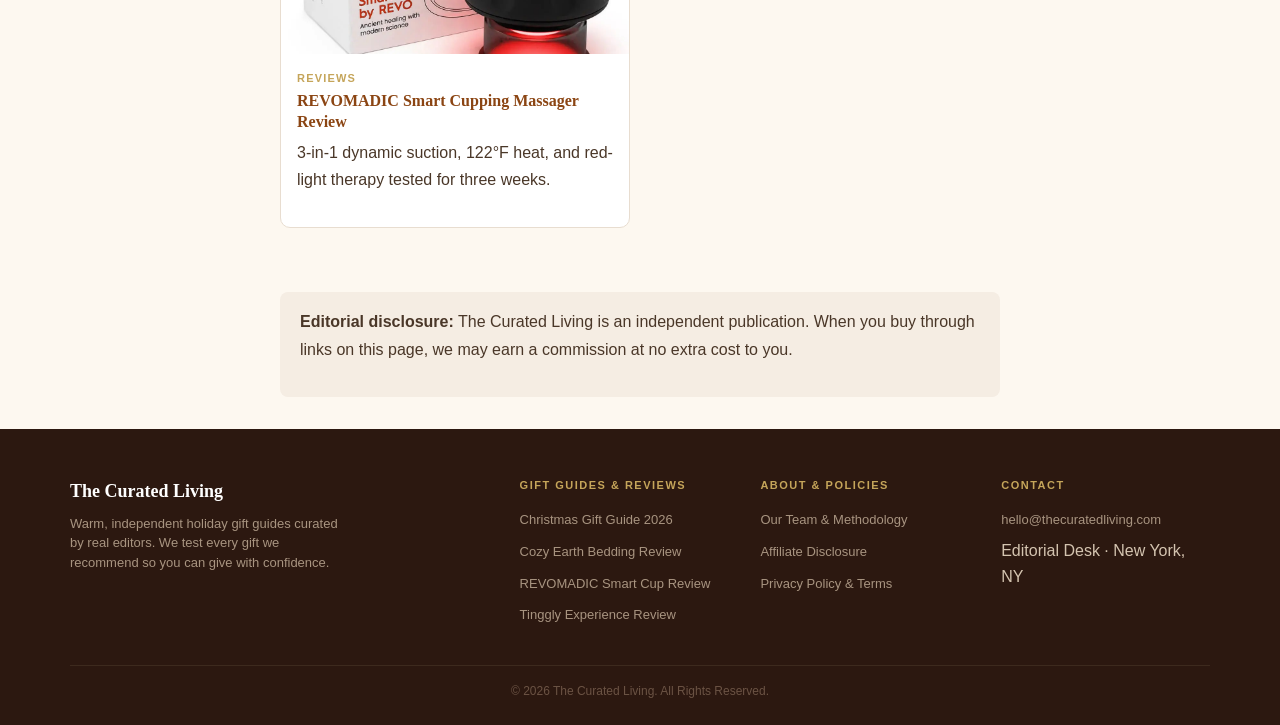
<file: reviews/tinggly.html>
<!DOCTYPE html>
<html lang="en">
<head>
  <meta charset="UTF-8">
  <meta name="viewport" content="width=device-width, initial-scale=1.0">
  <title>Tinggly Experience Gift Box Review | The Curated Living</title>
  <meta name="description" content="Our in-depth review of the Tinggly Experience Gift Box — 10,000+ experiences in 100+ countries, instant digital delivery, and a voucher that never expires. The best last-minute gift of 2026.">
  <meta property="og:type" content="article">
  <meta property="og:title" content="Tinggly Experience Gift Box Review: The Last-Minute Gift That Doesn't Feel Last-Minute">
  <meta property="og:description" content="10,000+ experiences in 100+ countries with instant e-voucher delivery and no expiry. We tested Tinggly to see if it lives up to the hype.">
  <meta property="og:url" content="https://thecuratedliving.com/reviews/tinggly.html">
  <meta name="twitter:card" content="summary_large_image">
  <link rel="stylesheet" href="../css/style.css">
</head>
<body>

  <header class="site-header">
    <div class="site-header__inner">
      <a href="../index.html" class="site-header__logo">The Curated Living</a>
      <nav class="site-header__nav">
        <a href="../index.html">Home</a>
        <a href="../gift-guide.html">Gift Guide</a>
        <a href="../about.html">About</a>
        <a href="../disclosure.html">Disclosure</a>
      </nav>
    </div>
  </header>

  <article class="container--narrow prose">

    <div class="article-category">Reviews</div>
    <h1 class="article-title">Tinggly Experience Gift Box Review: The Last-Minute Gift That Doesn't Feel Last-Minute</h1>
    <p class="article-dek">We tested Tinggly's instant e-voucher at 10:47 PM on a Tuesday night. The recipient had it in their inbox in under two minutes. Here's everything you need to know before you buy.</p>

    <div class="byline">
      <div class="byline__avatar">EV</div>
      <div>
        <div class="byline__name">Eleanor Vance</div>
        <div class="byline__meta">Nov 8, 2026 · 7 min read</div>
      </div>
    </div>

    <div class="ftc-inline-notice">
      <strong>Reader Transparency:</strong> When you buy through links on this page, we may earn an affiliate commission at no extra cost to you. <a href="../disclosure.html">See our full disclosure</a>.
    </div>

    <h2>How It Works</h2>
    <p>The premise is disarmingly simple. You purchase a Tinggly gift box — either a physical box that arrives in the mail or, crucially, a digital e-voucher that lands in someone's inbox within seconds. Inside is a unique code. The recipient takes that code to tinggly.com, browses a catalog of more than 10,000 experiences spanning over 100 countries, and picks the one they want. That's it. No guessing shoe sizes. No wondering whether they already own a KitchenAid mixer. You give them the world, quite literally, and they choose their own adventure.</p>
    <p>The experience catalog ranges from the grounded to the genuinely extraordinary: spa weekends, cooking classes, scuba diving lessons, wine tours, hot air balloon rides, helicopter flights over glaciers, sunset catamaran cruises, and guided street-food walks through cities you'd need a guidebook just to pronounce. The diversity is the point. Tinggly isn't trying to be a discount deal site. It's positioning itself as a premium gift platform — and, having spent two weeks testing it, we think the positioning is earned.</p>

    <h2>The Experience Selection</h2>
    <p>We spent a good hour browsing the Tinggly website and mobile app, and the selection genuinely impressed us. Experiences are organized into intuitive categories — adventure, relaxation, food &amp; drink, culture, and multi-day getaways — and you can filter by location down to the city level. The interface is clean and modern, closer to a boutique travel site than a coupon marketplace.</p>
    <p>Some highlights we spotted during our review: sunset sailing off the coast of Santorini, a private wine tasting at a family vineyard in Napa Valley, a traditional pottery workshop in Tokyo's Yanaka district, and glacier hiking in Iceland's Skaftafell National Park. These aren't filler experiences padded to inflate a number. Many of them are the kind of thing you'd actually bookmark for a future trip. The geographic spread is strongest in Western Europe, North America, and Southeast Asia, with growing options in South America and Australia.</p>

    <h2>Instant E-Voucher: The Killer Feature</h2>
    <p>Let's be honest about why most people will end up on this page: it's December 23rd, the stores are closed, and you forgot to buy something for your sister-in-law. We get it. And this is exactly where Tinggly earns its keep.</p>
    <p>We tested the instant e-voucher on a random Tuesday at 10:47 PM. From clicking "Buy Now" to the recipient receiving a beautifully formatted email with their voucher code, the entire process took less than two minutes. You can also schedule delivery for a specific date and time — meaning you can purchase a gift at 11:59 PM on Christmas Eve and have it arrive in someone's inbox at exactly 8:00 AM on Christmas morning. The scheduling interface is straightforward and works across time zones, which is a thoughtful touch for long-distance gifting.</p>
    <p>The email itself is well-designed: clean typography, a brief personal message you write at checkout, and clear instructions on how to redeem. It doesn't feel like a forwarded receipt. It feels like a real gift.</p>

    <h2>No Expiry — And Why That Matters</h2>
    <p>Here's the detail that separates Tinggly from competitors like Groupon, Cloud 9 Living, or most spa gift cards you'll find at the pharmacy: the voucher never expires. Not in 90 days. Not in a year. Never. The recipient can sit on their code for months while they plan a trip, or redeem it the same afternoon — there's no countdown clock creating pressure.</p>
    <p>This matters more than it sounds. We've all received experience gifts that expired before we got around to booking them. The no-expiry policy removes the single biggest friction point in experience gifting and transforms the voucher from "something I should probably use soon" to "something I'm genuinely excited to plan around." It's a small policy decision with an outsized impact on how the gift actually feels.</p>

    <h2>Pricing Tiers</h2>
    <p>Tinggly offers several collections at different price points. At the entry level, you're looking at around $100 for a curated set of experiences — think local food tours, museum passes, and introductory adventure activities. The mid-range "Merry &amp; Bright" Holiday Box lands at $351 and unlocks a significantly wider catalog, including multi-day stays and premium adventures. At the top end, the $458 premium collection opens the door to helicopter tours, luxury spa retreats, and multi-day getaway packages.</p>
    <p>For most gift-givers, the $351 "Merry &amp; Bright" box hits the sweet spot. It offers the broadest selection without the premium markup, and the experiences available at this tier are more than enough to make a lasting impression. If you're splitting a gift between a group — say, three siblings chipping in for their parents' anniversary — the $458 tier is absolutely worth the per-person math.</p>

    <h2>Who It's Best For</h2>
    <p>Tinggly is tailor-made for a few specific scenarios. Couples planning a trip together will love browsing the catalog as a shared activity. Parents who insist they "don't need anything" are impossible to shop for — but they won't turn down a sunset cruise. Friends who already own everything will appreciate the novelty. And for long-distance relationships, where shipping a physical gift involves customs delays and guesswork, the instant digital voucher is genuinely practical.</p>
    <p>It's also, frankly, a lifesaver for anyone who simply finds gift-giving stressful. Tinggly offloads the hardest part of the process — choosing the right thing — to the person who actually knows what they want.</p>

    <h2>Physical Box vs. Digital Voucher</h2>
    <p>The physical Tinggly box is a handsome object — matte finish, clean design, the kind of thing that photographs well under a Christmas tree. If you're giving in person and want the tactile ritual of unwrapping, it's a nice touch. But be mindful of shipping cutoffs; the physical box needs to arrive before the holiday, which means ordering at least a week in advance.</p>
    <p>The e-voucher, on the other hand, is where Tinggly genuinely outclasses its competition. No shipping window. No supply-chain anxiety. No "in transit" tracking page refreshed seventeen times. Just instant delivery, anytime, anywhere in the world.</p>

    <h2>The Downsides</h2>
    <p>No product is perfect, and Tinggly has a few rough edges. Experience availability thins out considerably in smaller cities and rural areas — if your recipient lives in a mid-sized town, they may need to travel to a larger metro area to find compelling options nearby. The higher-end experiences, particularly helicopter rides and multi-day getaways, are concentrated in tourist-heavy destinations like Reykjavik, Barcelona, and Queenstown. And the price point is undeniably premium; this isn't a stocking stuffer. At $351 for the recommended tier, Tinggly is a statement gift.</p>

    <h2>Final Verdict</h2>
    <p>Tinggly is the best last-minute gift option we've tested this year — and it's not particularly close. The combination of instant digital delivery, a genuinely compelling experience catalog, and a no-expiry policy solves the three biggest problems with experience gifting in one stroke. The price puts it squarely in "real gift" territory rather than afterthought territory, which is exactly where it should be. If you're reading this on December 24th in a mild panic, take a breath. Tinggly has you covered.</p>

    <div class="section-divider"></div>

    <div class="product-card" data-product-id="tinggly" data-product-name="Tinggly Experience Gift Box" data-product-price="351">
      <div class="product-card__label product-card__label--lastmin">Best for last-minute gifting</div>
      <div class="product-card__inner">
        <div class="product-card__img">
          <img src="../images/tinggly.jpg" alt="Tinggly Experience Gift Box" width="800" height="600" loading="lazy" decoding="async" style="width:100%;height:100%;object-fit:cover;">
        </div>
        <div class="product-card__body">
          <div class="product-card__name">Tinggly "Merry &amp; Bright" Holiday Experience Box</div>
          <div class="product-card__price">$351 to $458 · Instant e-voucher available</div>
          <div class="product-card__desc">10,000+ experiences in 100+ countries. Instant digital delivery. Voucher never expires.</div>
          <ul class="product-card__pros">
            <li>10,000+ experiences worldwide; voucher never expires</li>
            <li>Instant digital delivery — no shipping cutoff</li>
            <li>Recipient chooses their own adventure</li>
          </ul>
          <button type="button" class="buy-btn" data-pos="review_tinggly" onclick="goShop('tinggly','WELCOME10',this)">View at Tinggly →</button>
          <div class="promo-note">Use code <strong>WELCOME10</strong> for 10% off · <button type="button" class="copy-link" onclick="copyCode('WELCOME10',this)">copy code</button></div>
        </div>
      </div>
    </div>

    <div class="section-divider"></div>

    <section class="articles-grid">
      <h2 class="articles-grid__title">More from Our Holiday Guide</h2>
      <div class="articles-grid__list">

        <a href="../gift-guide.html" class="article-card">
          <div class="article-card__img"><img src="../images/hero-christmas.jpg" alt="Christmas Gift Guide 2026" width="600" height="338" loading="lazy" decoding="async"></div>
          <div class="article-card__body">
            <div class="article-card__cat">Gift Guide</div>
            <div class="article-card__title">Christmas Gift Guide 2026: All 7 Picks</div>
            <p class="article-card__excerpt">Our complete guide to the best gifts this holiday season — tested and vetted by our editorial team.</p>
          </div>
        </a>

        <a href="cozy-earth.html" class="article-card">
          <div class="article-card__img"><img src="../images/cozyearth.jpg" alt="Cozy Earth Bamboo Bedding" width="600" height="450" loading="lazy" decoding="async"></div>
          <div class="article-card__body">
            <div class="article-card__cat">Reviews</div>
            <div class="article-card__title">Cozy Earth Bamboo Bedding Bundle Review</div>
            <p class="article-card__excerpt">We slept on Cozy Earth's bestselling bamboo sheets for 30 nights. Here's our honest take.</p>
          </div>
        </a>

        <a href="revomadic.html" class="article-card">
          <div class="article-card__img"><img src="../images/revomadic.webp" alt="REVOMADIC Smart Cup" width="600" height="600" loading="lazy" decoding="async"></div>
          <div class="article-card__body">
            <div class="article-card__cat">Reviews</div>
            <div class="article-card__title">REVOMADIC Smart Cupping Massager Review</div>
            <p class="article-card__excerpt">3-in-1 dynamic suction, 122°F heat, and red-light therapy tested for three weeks.</p>
          </div>
        </a>

      </div>
    </section>

    <div class="disclosure">
      <p><strong>Editorial disclosure:</strong> The Curated Living is an independent publication. When you buy through links on this page, we may earn a commission at no extra cost to you.</p>
    </div>

  </article>

  <footer class="site-footer">
    <div class="site-footer__inner">
      <div>
        <div class="site-footer__brand">The Curated Living</div>
        <p class="site-footer__desc">Warm, independent holiday gift guides curated by real editors. We test every gift we recommend so you can give with confidence.</p>
      </div>
      <div>
        <div class="site-footer__heading">Gift Guides &amp; Reviews</div>
        <ul class="site-footer__links">
          <li><a href="../gift-guide.html">Christmas Gift Guide 2026</a></li>
          <li><a href="cozy-earth.html">Cozy Earth Bedding Review</a></li>
          <li><a href="revomadic.html">REVOMADIC Smart Cup Review</a></li>
          <li><a href="tinggly.html">Tinggly Experience Review</a></li>
        </ul>
      </div>
      <div>
        <div class="site-footer__heading">About &amp; Policies</div>
        <ul class="site-footer__links">
          <li><a href="../about.html">Our Team &amp; Methodology</a></li>
          <li><a href="../disclosure.html">Affiliate Disclosure</a></li>
          <li><a href="../privacy.html">Privacy Policy &amp; Terms</a></li>
        </ul>
      </div>
      <div>
        <div class="site-footer__heading">Contact</div>
        <ul class="site-footer__links">
          <li><a href="mailto:hello@thecuratedliving.com">hello@thecuratedliving.com</a></li>
          <li>Editorial Desk · New York, NY</li>
        </ul>
      </div>
    </div>
    <div class="site-footer__copy">© 2026 The Curated Living. All Rights Reserved.</div>
  </footer>

  <script src="../js/tracking.js"></script>
</body>
</html>
</file>
<file: css/style.css>
/* =============================================
   The Curated Living — Christmas Gift Guide 2026
   Warm, magazine-style gift discovery experience
   ============================================= */

/* ---------- Reset & Base ---------- */
*,*::before,*::after{box-sizing:border-box;margin:0;padding:0}
html{scroll-behavior:smooth}
body{font-family:-apple-system,BlinkMacSystemFont,'Segoe UI',Roboto,sans-serif;color:#2C1810;background:#FDF8F0;line-height:1.6;-webkit-font-smoothing:antialiased}
img{max-width:100%;height:auto;display:block}
a{color:#8B4513;text-decoration:none}
a:hover{text-decoration:underline;color:#5C2E0A}

/* ---------- Layout ---------- */
.container{max-width:1140px;margin:0 auto;padding:0 20px}
.container--narrow{max-width:760px;margin:0 auto;padding:0 20px}

/* ---------- Header ---------- */
.site-header{background:#2C1810;position:sticky;top:0;z-index:50}
.site-header__inner{max-width:1140px;margin:0 auto;padding:12px 20px;display:flex;align-items:center;justify-content:space-between}
.site-header__logo{font-family:Georgia,serif;font-size:20px;font-weight:700;color:#F5EDE3;text-decoration:none;letter-spacing:-.3px}
.site-header__logo:hover{text-decoration:none;color:#fff}
.site-header__nav{display:flex;align-items:center;gap:20px}
.site-header__nav a{font-size:13px;font-weight:500;color:#D4C4B0;text-decoration:none;transition:color .15s}
.site-header__nav a:hover,.site-header__nav a.active{color:#fff;text-decoration:none}
@media(max-width:600px){.site-header__nav{gap:14px}.site-header__nav a{font-size:12px}}

/* ---------- Hero ---------- */
.hero{position:relative;overflow:hidden;background:#2C1810;min-height:480px;display:flex;align-items:center}
@media(max-width:700px){.hero{min-height:auto;padding:0}}
.hero__bg{position:absolute;inset:0;z-index:0}
.hero__bg img{width:100%;height:100%;object-fit:cover;opacity:.55}
.hero__overlay{position:absolute;inset:0;background:linear-gradient(135deg,rgba(44,24,16,.85) 0%,rgba(44,24,16,.5) 50%,rgba(27,67,50,.4) 100%);z-index:1}
.hero__content{position:relative;z-index:2;max-width:1140px;margin:0 auto;padding:60px 20px;width:100%}
@media(max-width:700px){.hero__content{padding:40px 20px}}
.hero__eyebrow{font-size:12px;text-transform:uppercase;letter-spacing:2.5px;color:#C5A55A;font-weight:700;margin-bottom:12px;display:flex;align-items:center;gap:8px}
.hero__title{font-family:Georgia,serif;font-size:42px;font-weight:700;color:#fff;line-height:1.15;margin-bottom:16px;max-width:600px}
@media(max-width:700px){.hero__title{font-size:28px}}
.hero__subtitle{font-size:17px;color:#D4C4B0;line-height:1.6;max-width:500px;margin-bottom:32px}

/* ---------- Gift Finder (3-step) ---------- */
.finder{background:#fff;border-radius:12px;padding:28px;max-width:680px;box-shadow:0 8px 40px rgba(44,24,16,.15)}
.finder__title{font-family:Georgia,serif;font-size:18px;font-weight:700;color:#2C1810;margin-bottom:20px;text-align:center}
.finder__steps{display:flex;gap:16px;flex-wrap:wrap}
@media(max-width:600px){.finder__steps{flex-direction:column}}
.finder__step{flex:1;min-width:180px}
.finder__step-label{font-size:11px;text-transform:uppercase;letter-spacing:1.2px;color:#8B7355;font-weight:700;margin-bottom:8px;display:flex;align-items:center;gap:6px}
.finder__step-num{width:22px;height:22px;border-radius:50%;background:#C5A55A;color:#fff;font-size:11px;font-weight:700;display:flex;align-items:center;justify-content:center}
.finder__select{width:100%;padding:10px 12px;border:1.5px solid #E8DDD0;border-radius:8px;font-size:14px;font-family:inherit;color:#2C1810;background:#FDF8F0;cursor:pointer;appearance:none;background-image:url("data:image/svg+xml,%3Csvg xmlns='http://www.w3.org/2000/svg' width='12' height='8'%3E%3Cpath d='M1 1l5 5 5-5' stroke='%238B7355' stroke-width='1.5' fill='none'/%3E%3C/svg%3E");background-repeat:no-repeat;background-position:right 12px center}
.finder__select:focus{outline:none;border-color:#C5A55A}
.finder__btn{width:100%;margin-top:16px;padding:12px 24px;background:#B22234;color:#fff;border:none;border-radius:8px;font-size:15px;font-weight:600;cursor:pointer;font-family:inherit;transition:background .15s}
.finder__btn:hover{background:#8B1A2A}

/* ---------- Section ---------- */
.section{padding:48px 0}
.section--alt{background:#F5EDE3}
.section__eyebrow{font-size:11px;text-transform:uppercase;letter-spacing:2px;color:#C5A55A;font-weight:700;margin-bottom:8px}
.section__title{font-family:Georgia,serif;font-size:28px;font-weight:700;color:#2C1810;margin-bottom:8px;line-height:1.2}
@media(max-width:600px){.section__title{font-size:24px}}
.section__desc{font-size:16px;color:#6B5344;margin-bottom:32px;max-width:600px;line-height:1.6}

/* ---------- Recipient Tabs ---------- */
.tabs{display:flex;gap:8px;margin-bottom:28px;flex-wrap:wrap}
.tab{padding:8px 18px;border:1.5px solid #E8DDD0;border-radius:24px;font-size:13px;font-weight:600;color:#6B5344;cursor:pointer;transition:all .15s;background:#fff;font-family:inherit}
.tab:hover{border-color:#C5A55A;color:#2C1810}
.tab.active{background:#2C1810;color:#fff;border-color:#2C1810}

/* ---------- FTC Inline Disclosure & Filter Feedback ---------- */
.ftc-inline-notice{background:#F5EDE3;border-left:3px solid #C5A55A;border-radius:6px;padding:10px 14px;font-size:13px;color:#5C4636;margin-bottom:20px;line-height:1.5}
.ftc-inline-notice a{color:#8B4513;font-weight:600;text-decoration:underline}
.shipping-cutoff-alert{background:#FFF4E5;border:1.5px solid #C5A55A;border-radius:8px;padding:14px 18px;margin-bottom:20px;font-size:14px;color:#2C1810;display:flex;align-items:center;justify-content:space-between;gap:12px;flex-wrap:wrap}
.shipping-cutoff-alert[hidden],.filter-status[hidden]{display:none!important}
.filter-status{background:#fff;border:1.5px dashed #C5A55A;border-radius:10px;padding:18px 20px;margin-bottom:24px;display:flex;align-items:center;justify-content:space-between;gap:16px;flex-wrap:wrap}
.filter-status__text{font-size:14px;color:#2C1810;line-height:1.5}
.filter-status__reset{padding:8px 16px;background:#2C1810;color:#fff;border:none;border-radius:6px;font-size:13px;font-weight:600;cursor:pointer;font-family:inherit}
.filter-status__reset:hover{background:#8B1A2A}

/* ---------- Discovery Search, Sort & Quick Need Tags ---------- */
.discovery-bar{background:#fff;border:1px solid #E8DDD0;border-radius:12px;padding:16px 20px;margin-bottom:20px;display:flex;gap:14px;align-items:center;justify-content:space-between;flex-wrap:wrap}
.discovery-search{flex:1;min-width:240px;position:relative}
.discovery-search input{width:100%;padding:10px 14px 10px 36px;border:1.5px solid #E8DDD0;border-radius:8px;font-size:14px;font-family:inherit;color:#2C1810;background:#FDF8F0}
.discovery-search input:focus{outline:none;border-color:#C5A55A;background:#fff}
.discovery-search__icon{position:absolute;left:12px;top:50%;transform:translateY(-50%);font-size:14px;color:#8B7355;pointer-events:none}
.discovery-controls{display:flex;align-items:center;gap:12px;flex-wrap:wrap}
.discovery-count{font-size:13px;color:#6B5344;font-weight:600}
.discovery-sort{padding:9px 30px 9px 12px;border:1.5px solid #E8DDD0;border-radius:8px;font-size:13px;font-family:inherit;color:#2C1810;background:#FDF8F0;cursor:pointer}
.quick-tags{display:flex;gap:8px;flex-wrap:wrap;margin-bottom:24px;align-items:center}
.quick-tags__label{font-size:12px;font-weight:700;text-transform:uppercase;letter-spacing:1px;color:#8B7355;margin-right:4px}
.quick-tag{padding:6px 13px;border:1px solid #E8DDD0;border-radius:20px;background:#F5EDE3;color:#5C4636;font-size:12px;font-weight:600;cursor:pointer;font-family:inherit;transition:all .15s}
.quick-tag:hover,.quick-tag.active{background:#B22234;color:#fff;border-color:#B22234}

/* ---------- Card Compare Button & Interactive Compare Tray ---------- */
.gift-card__actions{display:flex;gap:8px;align-items:stretch}
.gift-card__cta{flex:1}
.gift-card__cmp-btn{padding:0 12px;background:#FDF8F0;color:#2C1810;border:1.5px solid #E8DDD0;border-radius:8px;font-size:12px;font-weight:700;cursor:pointer;font-family:inherit;white-space:nowrap;transition:all .15s}
.gift-card__cmp-btn:hover{border-color:#C5A55A;background:#F5EDE3}
.gift-card__cmp-btn.selected{background:#1B4332;color:#fff;border-color:#1B4332}

.compare-tray{position:fixed;bottom:20px;left:50%;transform:translateX(-50%);background:#2C1810;color:#fff;padding:14px 22px;border-radius:14px;box-shadow:0 12px 40px rgba(0,0,0,.35);z-index:90;display:flex;align-items:center;gap:16px;max-width:92vw;flex-wrap:wrap;border:1.5px solid #C5A55A}
.compare-tray[hidden]{display:none!important}
.compare-tray__items{display:flex;gap:8px;flex-wrap:wrap;align-items:center}
.compare-tray__pill{background:#3D2A1E;color:#F5EDE3;padding:5px 10px;border-radius:20px;font-size:12px;font-weight:600;display:flex;align-items:center;gap:6px}
.compare-tray__pill button{background:none;border:none;color:#C5A55A;cursor:pointer;font-size:14px;line-height:1}
.compare-tray__btn{padding:9px 18px;background:#C5A55A;color:#2C1810;border:none;border-radius:8px;font-size:13px;font-weight:700;cursor:pointer;font-family:inherit}
.compare-tray__clear{background:none;border:none;color:#D4C4B0;font-size:12px;text-decoration:underline;cursor:pointer;font-family:inherit}

.compare-modal{position:fixed;inset:0;background:rgba(44,24,16,.72);z-index:100;display:flex;align-items:center;justify-content:center;padding:20px}
.compare-modal[hidden]{display:none!important}
.compare-modal__box{background:#FDF8F0;border-radius:14px;max-width:960px;width:100%;max-height:88vh;overflow-y:auto;padding:28px;border:2px solid #C5A55A}
.compare-modal__head{display:flex;justify-content:space-between;align-items:center;margin-bottom:20px}
.compare-modal__close{background:#2C1810;color:#fff;border:none;border-radius:8px;padding:6px 14px;font-size:13px;font-weight:600;cursor:pointer}
.compare-table-wrap{overflow-x:auto}
.compare-table{width:100%;border-collapse:collapse;background:#fff;border-radius:10px;overflow:hidden;font-size:13px}
.compare-table th,.compare-table td{padding:12px 14px;border:1px solid #E8DDD0;text-align:left;vertical-align:top}
.compare-table th{background:#F5EDE3;color:#2C1810;font-weight:700;width:130px}

/* ---------- Gift Card ---------- */
.gifts-grid{display:grid;grid-template-columns:repeat(auto-fill,minmax(300px,1fr));gap:24px}
@media(max-width:700px){.gifts-grid{grid-template-columns:1fr}}
.gift-card{background:#fff;border-radius:12px;overflow:hidden;border:1px solid #E8DDD0;transition:transform .2s,box-shadow .2s}
.gift-card:hover{transform:translateY(-3px);box-shadow:0 8px 24px rgba(44,24,16,.1)}
.gift-card__img{aspect-ratio:4/3;overflow:hidden;background:#F5EDE3;position:relative}
.gift-card__img img{width:100%;height:100%;object-fit:cover;transition:transform .3s}
.gift-card:hover .gift-card__img img{transform:scale(1.04)}
.gift-card__badge{position:absolute;top:12px;left:12px;font-size:11px;font-weight:700;padding:4px 10px;border-radius:20px;z-index:2}
.gift-card__badge--pick{background:#C5A55A;color:#fff}
.gift-card__badge--lastmin{background:#B22234;color:#fff}
.gift-card__badge--value{background:#1B4332;color:#fff}
.gift-card__body{padding:20px}
.gift-card__for{font-size:12px;color:#C5A55A;font-weight:600;text-transform:uppercase;letter-spacing:1px;margin-bottom:4px}
.gift-card__name{font-family:Georgia,serif;font-size:19px;font-weight:700;color:#2C1810;margin-bottom:4px;line-height:1.3}
.gift-card__price{font-size:14px;color:#8B7355;margin-bottom:10px}
.gift-card__why{font-size:14px;color:#6B5344;line-height:1.55;margin-bottom:14px}
.gift-card__meta{display:flex;gap:12px;flex-wrap:wrap;font-size:12px;color:#8B7355;margin-bottom:16px}
.gift-card__meta span{display:flex;align-items:center;gap:4px}
.gift-card__cta{display:block;width:100%;padding:11px;background:#2C1810;color:#F5EDE3;border:none;border-radius:8px;font-size:14px;font-weight:600;cursor:pointer;text-align:center;font-family:inherit;transition:background .15s}
.gift-card__cta:hover{background:#1a0f09;text-decoration:none;color:#fff}
.gift-card__code{font-size:12px;color:#8B7355;margin-top:8px;text-align:center}
.gift-card__code button{color:#8B4513;text-decoration:underline;background:none;border:none;cursor:pointer;font-size:12px;font-family:inherit}

/* ---------- Compare Section ---------- */
.compare-group{margin-bottom:40px}
.compare-group__title{font-family:Georgia,serif;font-size:20px;font-weight:700;color:#2C1810;margin-bottom:6px}
.compare-group__subtitle{font-size:14px;color:#8B7355;margin-bottom:20px}
.compare-cards{display:grid;grid-template-columns:1fr 1fr;gap:20px;position:relative}
@media(max-width:600px){.compare-cards{grid-template-columns:1fr}}
.compare-card{background:#fff;border:1.5px solid #E8DDD0;border-radius:12px;padding:20px}
.compare-card--winner{border-color:#C5A55A;box-shadow:0 0 0 1px #C5A55A}
.compare-card__head{display:flex;align-items:center;gap:12px;margin-bottom:14px}
.compare-card__thumb{width:56px;height:56px;border-radius:8px;background:#F5EDE3;overflow:hidden;flex-shrink:0}
.compare-card__thumb img{width:100%;height:100%;object-fit:cover}
.compare-card__brand{font-family:Georgia,serif;font-size:17px;font-weight:700;color:#2C1810}
.compare-card__price-tag{font-size:13px;color:#8B7355}
.compare-card__row{display:flex;justify-content:space-between;padding:8px 0;border-bottom:1px solid #F5EDE3;font-size:13px}
.compare-card__row:last-child{border-bottom:none}
.compare-card__label{color:#8B7355}
.compare-card__value{color:#2C1810;font-weight:600;text-align:right}
.compare-vs{position:absolute;left:50%;top:50%;transform:translate(-50%,-50%);width:36px;height:36px;background:#2C1810;color:#C5A55A;border-radius:50%;display:flex;align-items:center;justify-content:center;font-size:12px;font-weight:800;z-index:3}
@media(max-width:600px){.compare-vs{display:none}}

/* ---------- Deals Section ---------- */
.deals-grid{display:grid;grid-template-columns:repeat(auto-fill,minmax(220px,1fr));gap:16px}
.deal-card{background:#fff;border:1.5px solid #E8DDD0;border-radius:10px;padding:18px;text-align:center;transition:border-color .15s}
.deal-card:hover{border-color:#C5A55A}
.deal-card__brand{font-weight:700;color:#2C1810;font-size:15px;margin-bottom:4px}
.deal-card__offer{font-size:13px;color:#B22234;font-weight:600;margin-bottom:8px}
.deal-card__code{display:inline-block;padding:6px 16px;background:#FDF8F0;border:1.5px dashed #C5A55A;border-radius:6px;font-size:14px;font-weight:700;color:#2C1810;letter-spacing:.5px;margin-bottom:10px;cursor:pointer}
.deal-card__btn{display:inline-block;padding:8px 18px;background:#2C1810;color:#F5EDE3;border-radius:6px;font-size:13px;font-weight:600;cursor:pointer;border:none;font-family:inherit;text-decoration:none}
.deal-card__btn:hover{background:#1a0f09;color:#fff;text-decoration:none}

/* ---------- Last Minute Banner ---------- */
.lastmin-banner{background:linear-gradient(135deg,#B22234 0%,#8B1A2A 100%);border-radius:12px;padding:28px 32px;display:flex;align-items:center;justify-content:space-between;gap:20px;margin-top:32px;color:#fff;flex-wrap:wrap}
.lastmin-banner__text h3{font-family:Georgia,serif;font-size:20px;margin-bottom:4px}
.lastmin-banner__text p{font-size:14px;opacity:.85}
.lastmin-banner__btn{padding:12px 24px;background:#fff;color:#B22234;font-weight:700;border:none;border-radius:8px;font-size:14px;cursor:pointer;font-family:inherit;white-space:nowrap}

/* ---------- Footer ---------- */
.site-footer{background:#2C1810;color:#D4C4B0;padding:48px 20px 24px}
.site-footer__inner{max-width:1140px;margin:0 auto;display:grid;grid-template-columns:2fr 1fr 1fr 1fr;gap:32px}
@media(max-width:700px){.site-footer__inner{grid-template-columns:1fr 1fr;gap:20px}}
@media(max-width:480px){.site-footer__inner{grid-template-columns:1fr}}
.site-footer__brand{font-family:Georgia,serif;font-size:18px;font-weight:700;color:#fff;margin-bottom:8px}
.site-footer__desc{font-size:13px;color:#A89480;line-height:1.5;max-width:280px}
.site-footer__heading{font-size:11px;text-transform:uppercase;letter-spacing:1.5px;color:#C5A55A;font-weight:700;margin-bottom:12px}
.site-footer__links{list-style:none;padding:0}
.site-footer__links li{margin-bottom:6px}
.site-footer__links a{font-size:13px;color:#A89480;text-decoration:none}
.site-footer__links a:hover{color:#fff}
.site-footer__copy{border-top:1px solid #3D2A1E;margin-top:32px;padding-top:16px;text-align:center;font-size:12px;color:#6B5344;max-width:1140px;margin-left:auto;margin-right:auto}

/* ---------- About & Disclosure (reuse) ---------- */
.about-header{text-align:center;padding:48px 20px 32px;border-bottom:1px solid #E8DDD0}
.about-header h1{font-family:Georgia,serif;font-size:32px;font-weight:700;color:#2C1810;margin-bottom:8px}
.about-header p{font-size:16px;color:#6B5344;max-width:560px;margin:0 auto}
.about-section{max-width:740px;margin:0 auto;padding:32px 20px}
.about-section h2{font-family:Georgia,serif;font-size:22px;font-weight:700;color:#2C1810;margin-bottom:12px}
.about-section p{font-size:16px;line-height:1.7;color:#6B5344;margin-bottom:16px}
.about-team{display:grid;grid-template-columns:1fr 1fr;gap:20px;margin:24px 0}
@media(max-width:600px){.about-team{grid-template-columns:1fr}}
.about-team__card{padding:24px;background:#fff;border-radius:10px;text-align:center;border:1px solid #E8DDD0}
.about-team__avatar{width:64px;height:64px;border-radius:50%;background:#F5EDE3;margin:0 auto 10px;display:flex;align-items:center;justify-content:center;font-weight:700;color:#8B7355;font-size:18px}
.about-team__name{font-weight:700;color:#2C1810;margin-bottom:2px}
.about-team__role{font-size:13px;color:#8B7355}

/* ---------- Prose (article text) ---------- */
.prose p{font-size:16px;line-height:1.7;color:#4A3728;margin-bottom:18px}
.prose h2{font-family:Georgia,serif;font-size:24px;font-weight:700;color:#2C1810;margin:36px 0 14px}
.prose h3{font-size:13px;text-transform:uppercase;letter-spacing:1px;color:#C5A55A;font-weight:700;margin:32px 0 8px}
.prose ul{margin-bottom:18px;padding-left:20px;font-size:16px;color:#4A3728}
.prose li{margin-bottom:6px}

/* ---------- Byline ---------- */
.byline{display:flex;align-items:center;gap:10px;padding:14px 0;border-top:1px solid #E8DDD0;border-bottom:1px solid #E8DDD0;margin-bottom:28px;font-size:14px;color:#8B7355}
.byline__avatar{width:36px;height:36px;border-radius:50%;background:#F5EDE3;display:flex;align-items:center;justify-content:center;font-weight:700;font-size:13px;color:#8B7355;flex-shrink:0}
.byline__name{color:#2C1810;font-weight:600}
.byline__meta{font-size:13px;color:#A89480}

/* ---------- Article / Review Pages ---------- */
.article-category{font-size:11px;text-transform:uppercase;letter-spacing:2px;color:#C5A55A;font-weight:700;margin:32px 0 8px}
.article-title{font-family:Georgia,serif;font-size:36px;font-weight:700;color:#2C1810;line-height:1.15;margin-bottom:12px}
@media(max-width:600px){.article-title{font-size:26px}}
.article-dek{font-size:17px;color:#6B5344;line-height:1.6;margin-bottom:20px}
.hero-img{margin:24px 0 32px}
.hero-img img{border-radius:10px}
.hero-img figcaption{font-size:12px;color:#A89480;margin-top:8px}
.toc{background:#F5EDE3;border-radius:10px;padding:20px 24px;margin:24px 0 32px}
.toc__title{font-family:Georgia,serif;font-size:14px;font-weight:700;color:#2C1810;margin-bottom:10px}
.toc ol{padding-left:20px;font-size:14px;color:#6B5344;line-height:1.8}
.toc a{color:#8B4513}
.section-divider{border:none;border-top:1px solid #E8DDD0;margin:40px 0}

/* ---------- Product Card (Review inline) ---------- */
.product-card{background:#fff;border:1.5px solid #E8DDD0;border-radius:12px;overflow:hidden;margin:28px 0;position:relative}
.product-card__label{position:absolute;top:12px;left:12px;font-size:11px;font-weight:700;padding:4px 10px;border-radius:20px;z-index:2}
.product-card__label--pick{background:#C5A55A;color:#fff}
.product-card__label--great{background:#1B4332;color:#fff}
.product-card__label--lastmin{background:#B22234;color:#fff}
.product-card__inner{display:grid;grid-template-columns:280px 1fr}
@media(max-width:700px){.product-card__inner{grid-template-columns:1fr}}
.product-card__img{overflow:hidden;background:#F5EDE3;min-height:200px}
.product-card__img img{width:100%;height:100%;object-fit:cover}
.product-card__body{padding:24px}
.product-card__name{font-family:Georgia,serif;font-size:19px;font-weight:700;color:#2C1810;margin-bottom:6px}
.product-card__price{font-size:14px;color:#8B7355;margin-bottom:12px}
.product-card__desc{font-size:14px;color:#6B5344;line-height:1.6;margin-bottom:14px}
.product-card__pros{list-style:none;padding:0;margin:0 0 16px;font-size:14px}
.product-card__pros li{padding:4px 0 4px 20px;position:relative;color:#4A3728}
.product-card__pros li::before{content:"✓";position:absolute;left:0;color:#1B4332;font-weight:700}
.buy-btn{display:inline-block;padding:12px 24px;background:#2C1810;color:#F5EDE3;border:none;border-radius:8px;font-size:15px;font-weight:600;cursor:pointer;font-family:inherit;transition:background .15s}
.buy-btn:hover{background:#1a0f09;color:#fff}
.promo-note{font-size:12px;color:#8B7355;margin-top:8px}
.promo-note .copy-link{color:#8B4513;text-decoration:underline;background:none;border:none;cursor:pointer;font-size:12px;font-family:inherit}

/* ---------- Rejected Section ---------- */
.rejected{background:#F5EDE3;border-radius:10px;padding:24px;margin:32px 0}
.rejected h2{font-family:Georgia,serif;font-size:20px;color:#2C1810;margin-bottom:8px}
.rejected p{font-size:14px;color:#6B5344;margin-bottom:16px}
.rejected-grid{display:grid;grid-template-columns:1fr 1fr;gap:14px}
@media(max-width:600px){.rejected-grid{grid-template-columns:1fr}}
.rejected-item{background:#fff;padding:14px;border-radius:8px;border:1px solid #E8DDD0}
.rejected-item strong{display:block;color:#2C1810;margin-bottom:4px}
.rejected-item p{font-size:13px;margin:0;color:#6B5344}
.disclosure{background:#F5EDE3;border-radius:8px;padding:16px 20px;margin:32px 0;font-size:13px;color:#6B5344;line-height:1.6}

/* ---------- Article Cards Grid (cross-links) ---------- */
.articles-grid{padding:32px 0}
.articles-grid__title{font-family:Georgia,serif;font-size:20px;font-weight:700;color:#2C1810;margin-bottom:20px}
.articles-grid__list{list-style:none;padding:0;display:grid;grid-template-columns:repeat(auto-fill,minmax(260px,1fr));gap:20px}
.article-card{background:#fff;border:1px solid #E8DDD0;border-radius:10px;overflow:hidden;transition:transform .2s,box-shadow .2s}
.article-card:hover{transform:translateY(-2px);box-shadow:0 6px 20px rgba(44,24,16,.08)}
.article-card__img{aspect-ratio:16/9;overflow:hidden;background:#F5EDE3;display:flex;align-items:center;justify-content:center;font-size:13px;color:#8B7355;font-weight:600}
.article-card__img img{width:100%;height:100%;object-fit:cover}
.article-card__body{padding:16px}
.article-card__cat{font-size:11px;text-transform:uppercase;letter-spacing:1.2px;color:#C5A55A;font-weight:700;margin-bottom:4px}
.article-card__title{font-family:Georgia,serif;font-size:16px;font-weight:700;line-height:1.3;margin-bottom:6px}
.article-card__title a{color:#2C1810;text-decoration:none}
.article-card__title a:hover{text-decoration:underline;color:#8B4513}
.article-card__excerpt{font-size:13px;color:#6B5344;line-height:1.5}
.article-card__meta{font-size:12px;color:#A89480;margin-top:8px}

/* ---------- Homepage Hero (alternate) ---------- */
.home-hero{background:#2C1810;overflow:hidden}
.home-hero__inner{max-width:1140px;margin:0 auto;padding:48px 20px;display:grid;grid-template-columns:1fr 1fr;gap:40px;align-items:center}
@media(max-width:700px){.home-hero__inner{grid-template-columns:1fr;gap:24px}}
.home-hero__category{font-size:11px;text-transform:uppercase;letter-spacing:2px;color:#C5A55A;font-weight:700;margin-bottom:8px}
.home-hero__title{font-family:Georgia,serif;font-size:32px;font-weight:700;color:#fff;line-height:1.2;margin-bottom:12px}
.home-hero__title a{color:#fff;text-decoration:none}
.home-hero__title a:hover{text-decoration:underline}
.home-hero__dek{font-size:16px;color:#D4C4B0;line-height:1.6;margin-bottom:12px}
.home-hero__meta{font-size:14px;color:#A89480}
.home-hero__img{border-radius:10px;overflow:hidden}
.home-hero__img img{width:100%;height:auto}

/* ---------- Newsletter ---------- */
.newsletter{text-align:center;padding:48px 20px;background:#F5EDE3;margin:0}
.newsletter__title{font-family:Georgia,serif;font-size:24px;font-weight:700;color:#2C1810;margin-bottom:8px}
.newsletter__desc{font-size:15px;color:#6B5344;margin-bottom:20px;max-width:480px;margin-left:auto;margin-right:auto}
.newsletter__form{display:flex;gap:10px;max-width:420px;margin:0 auto}
@media(max-width:500px){.newsletter__form{flex-direction:column}}
.newsletter__input{flex:1;padding:10px 14px;border:1.5px solid #E8DDD0;border-radius:8px;font-size:14px;font-family:inherit;background:#fff}
.newsletter__input:focus{outline:none;border-color:#C5A55A}
.newsletter__btn{padding:10px 20px;background:#2C1810;color:#F5EDE3;border:none;border-radius:8px;font-size:14px;font-weight:600;cursor:pointer;font-family:inherit}
.newsletter__btn:hover{background:#1a0f09}
</file>
